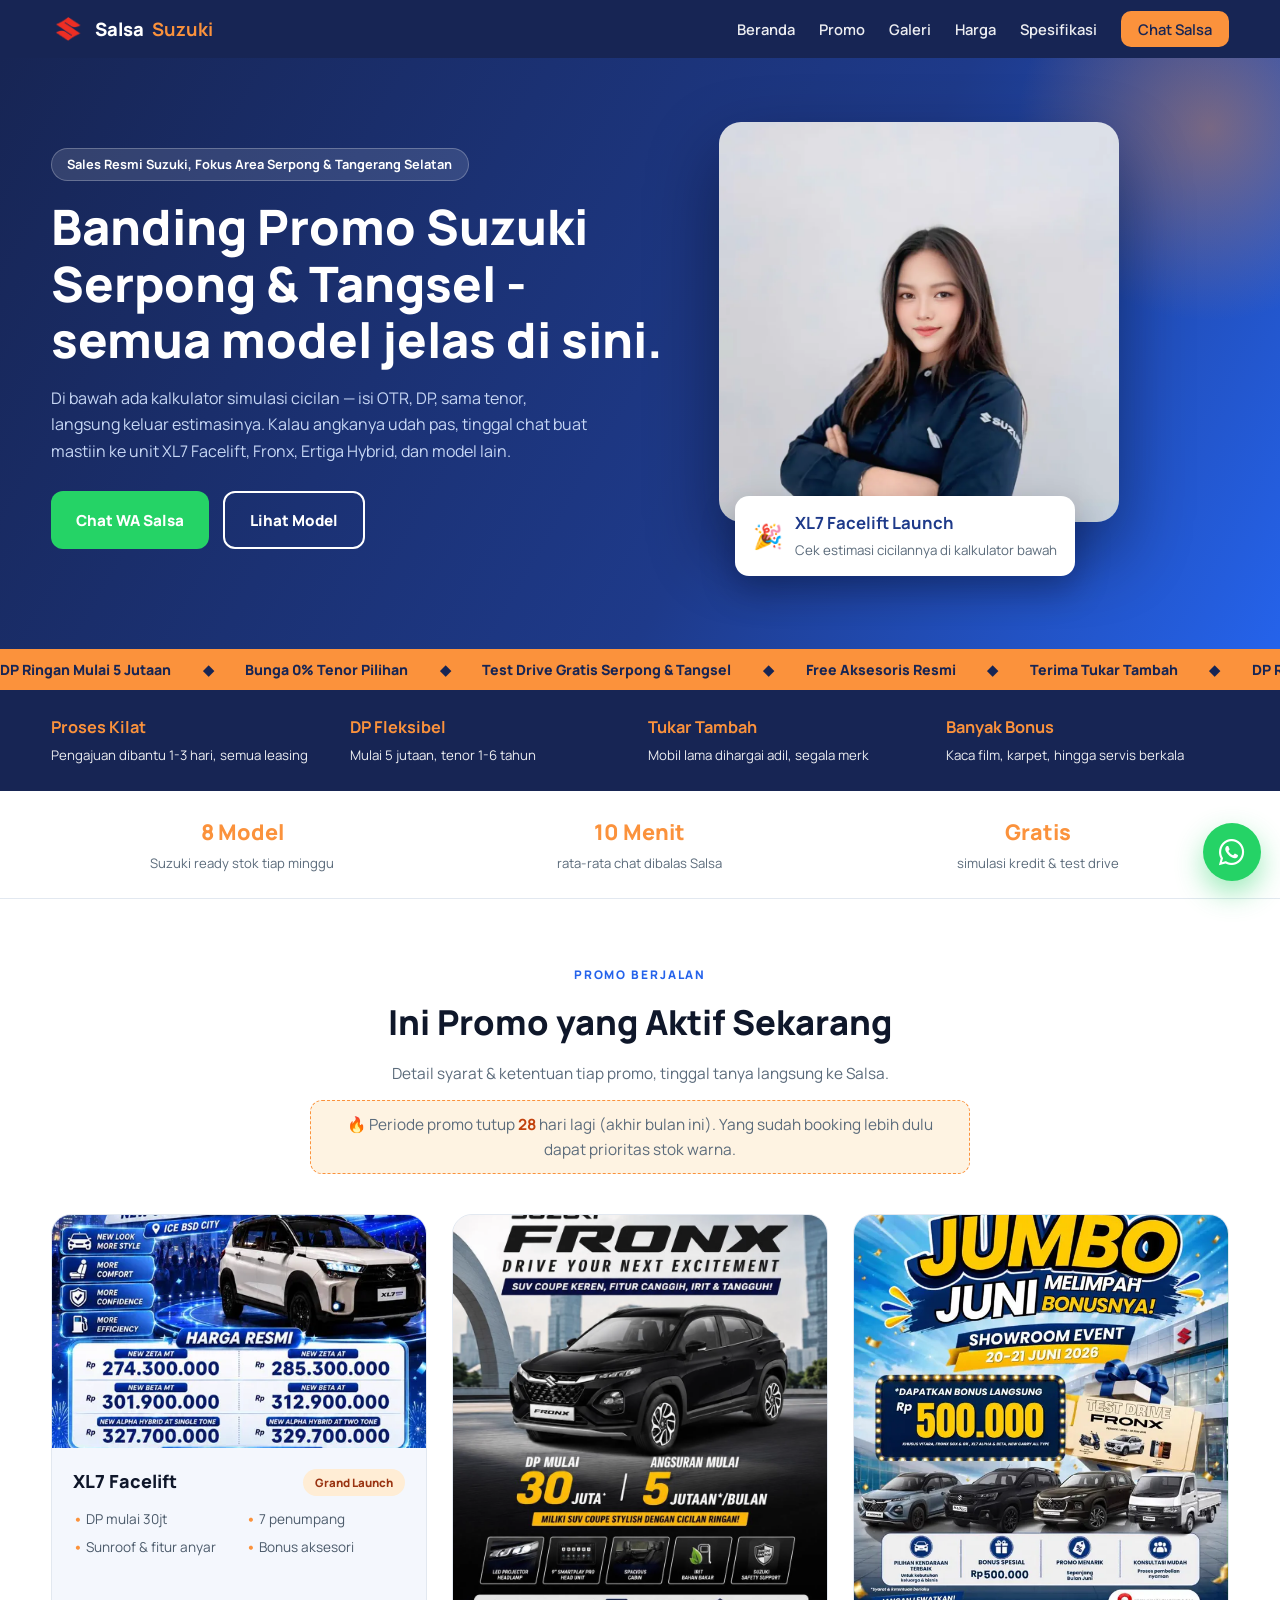
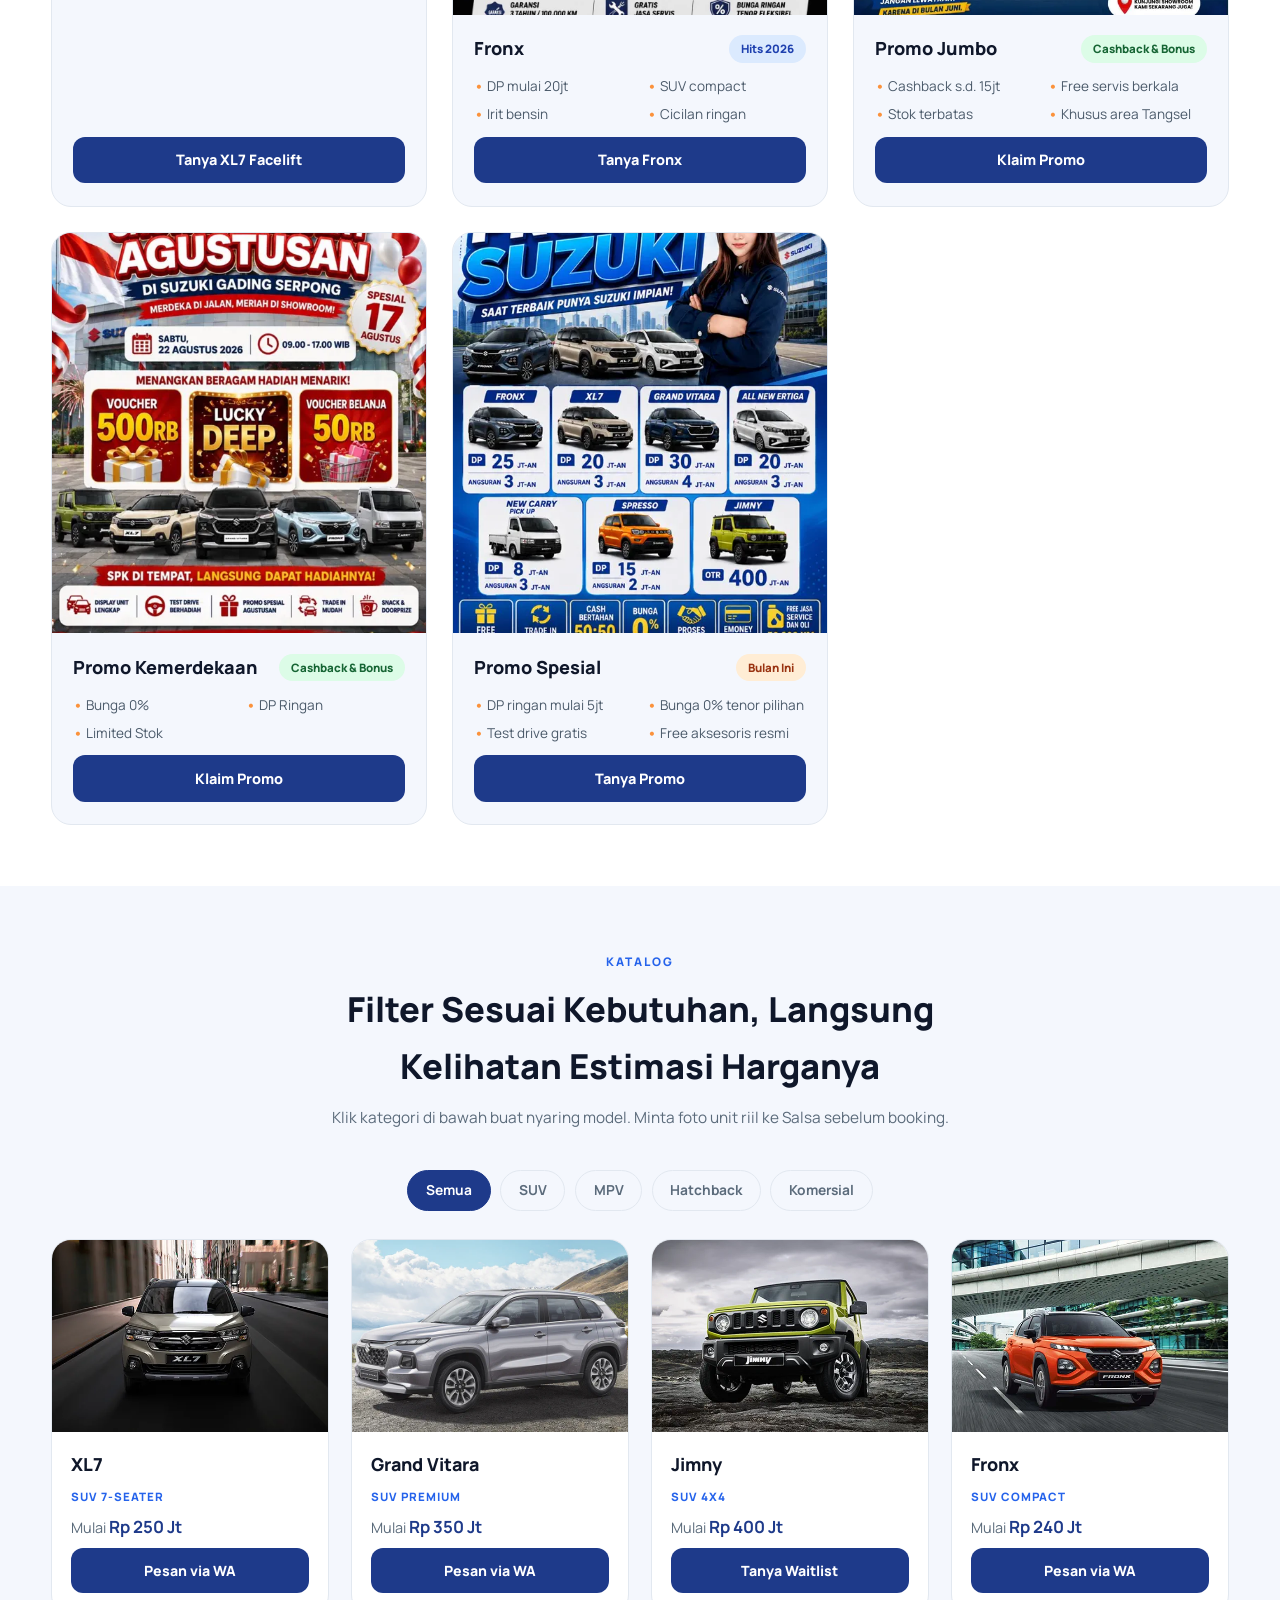
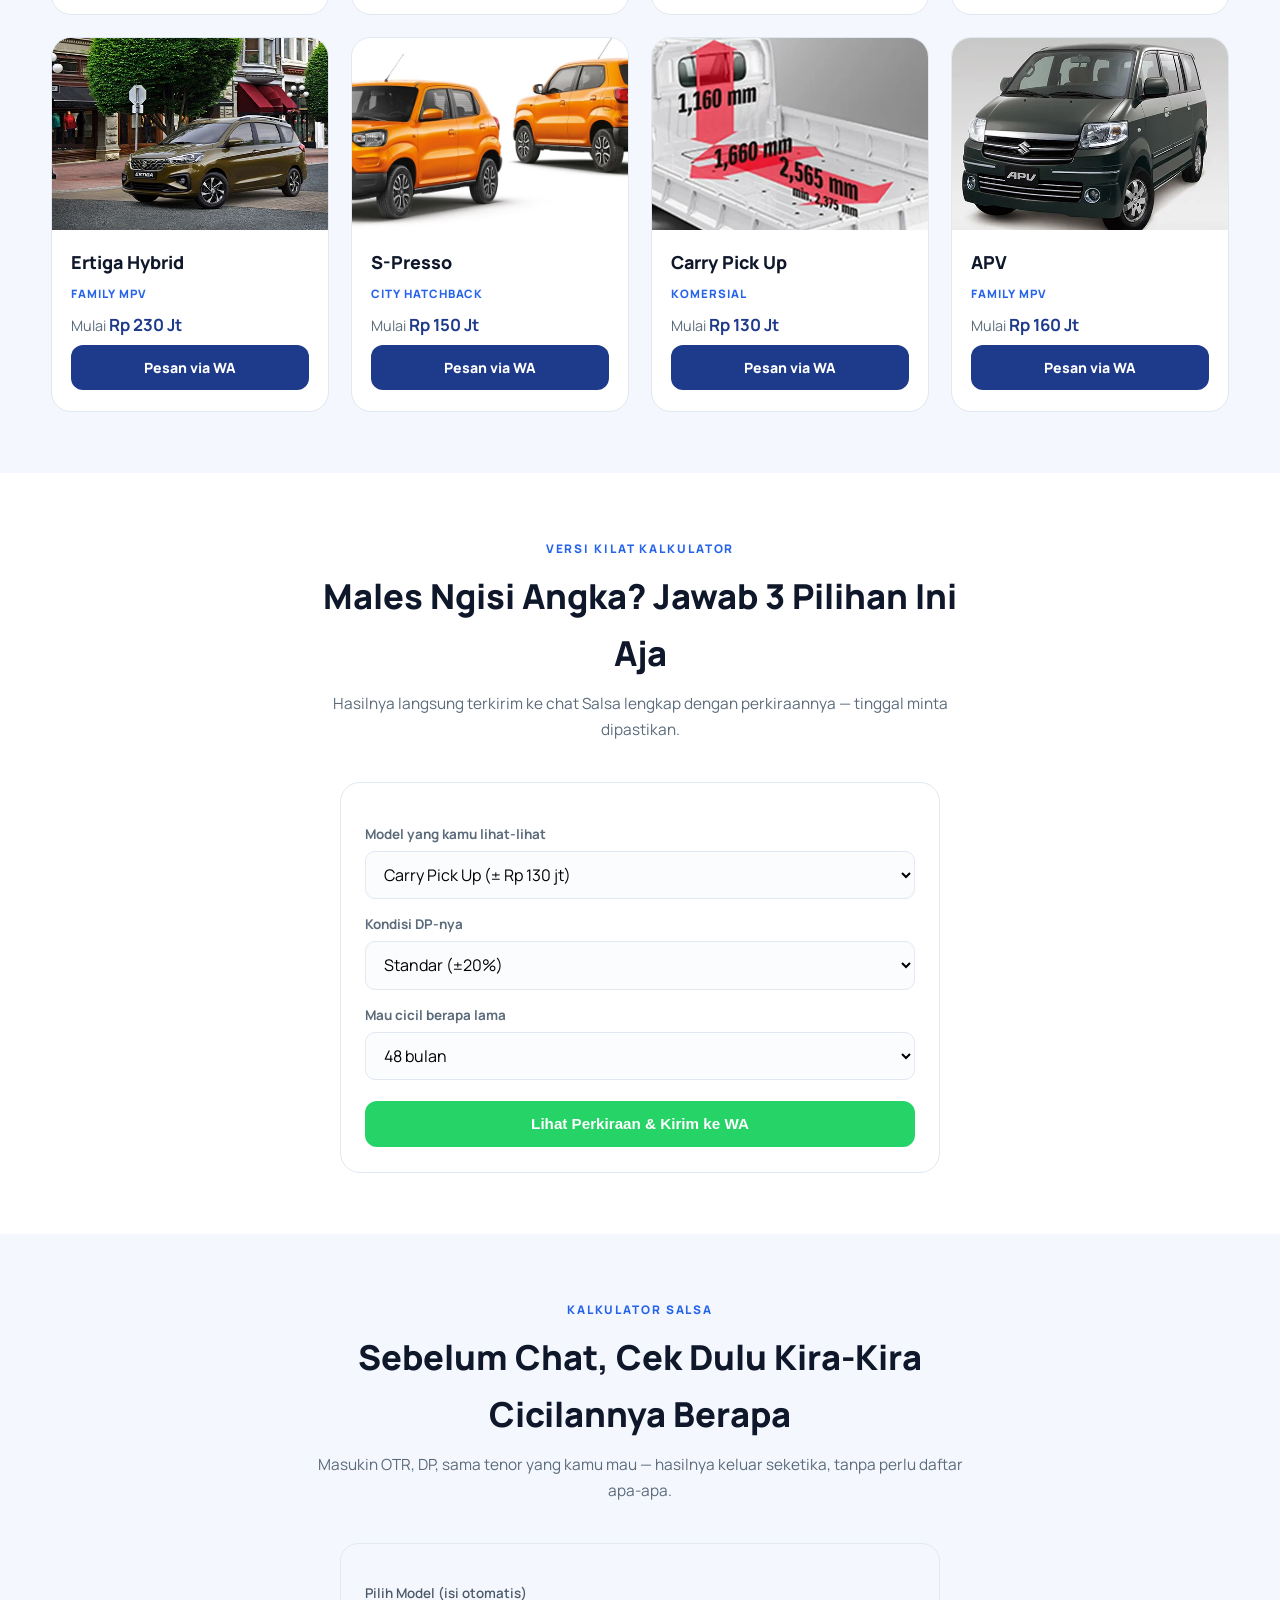
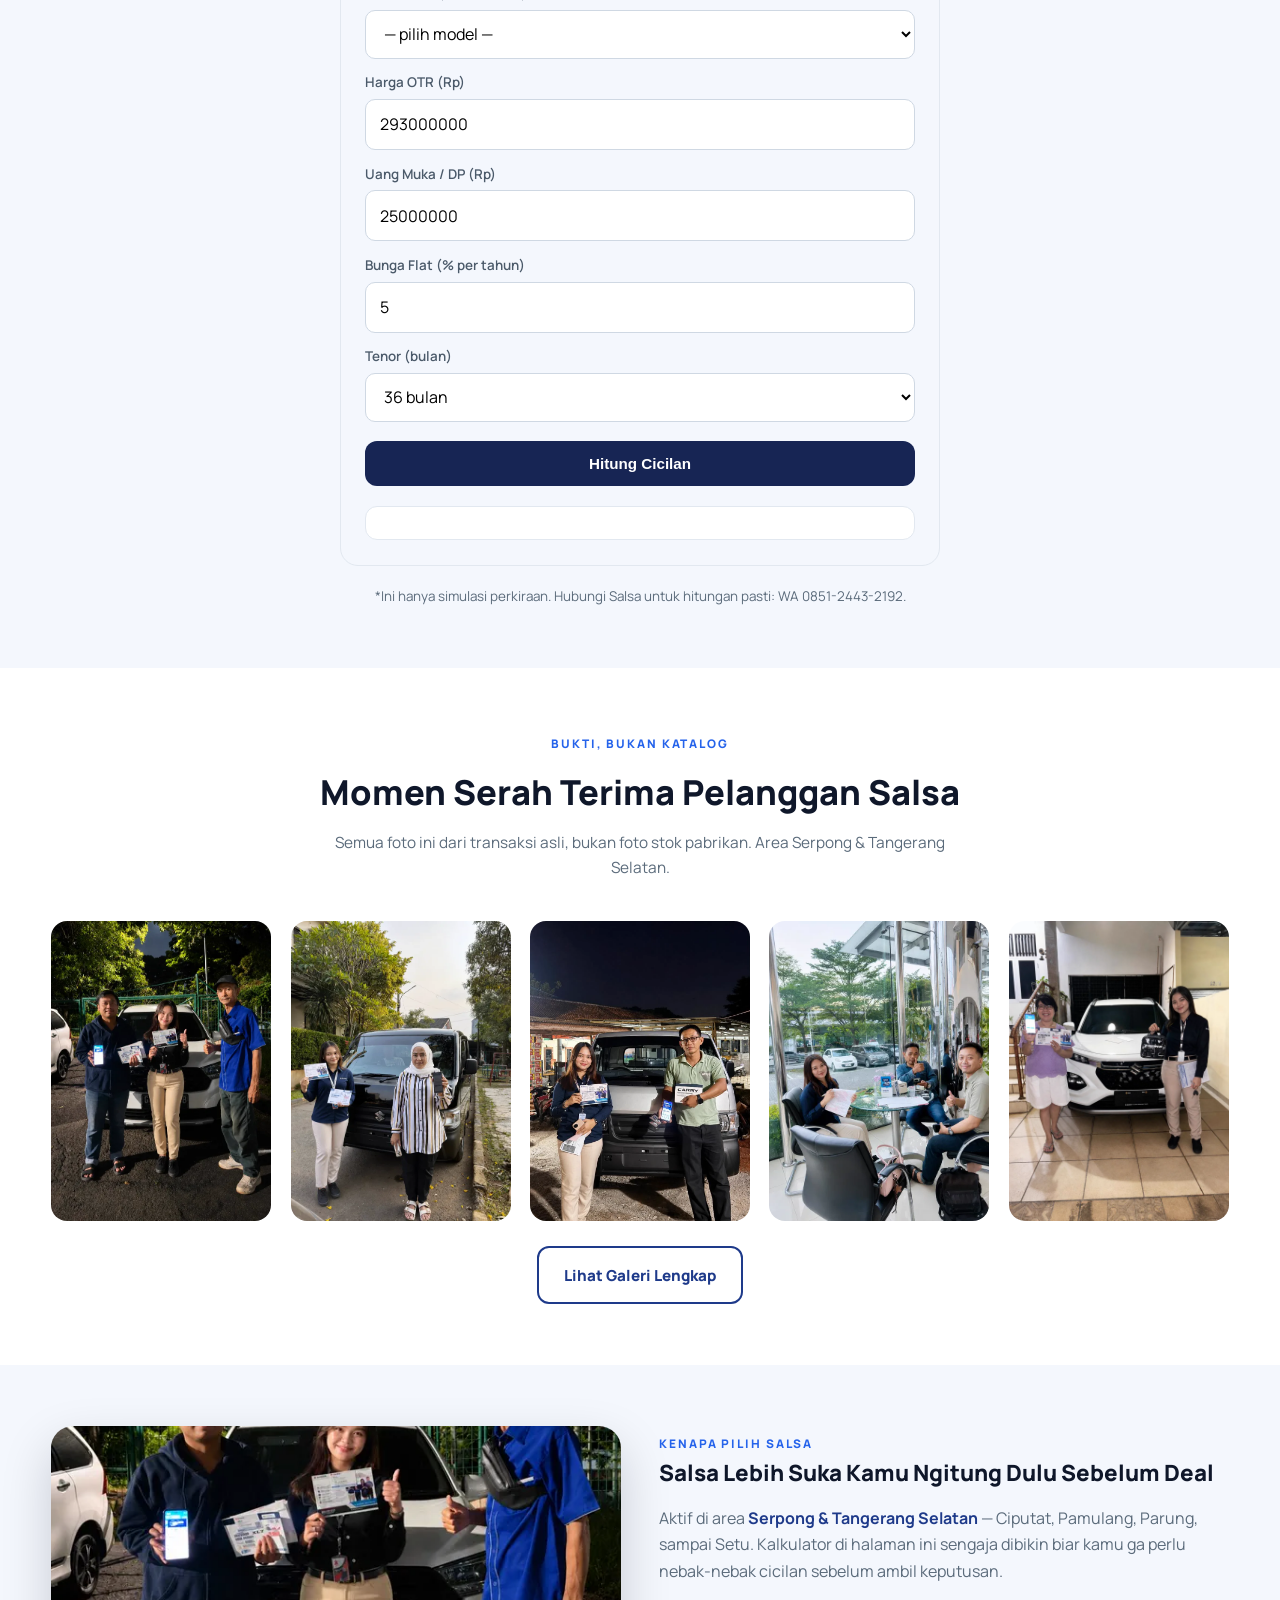
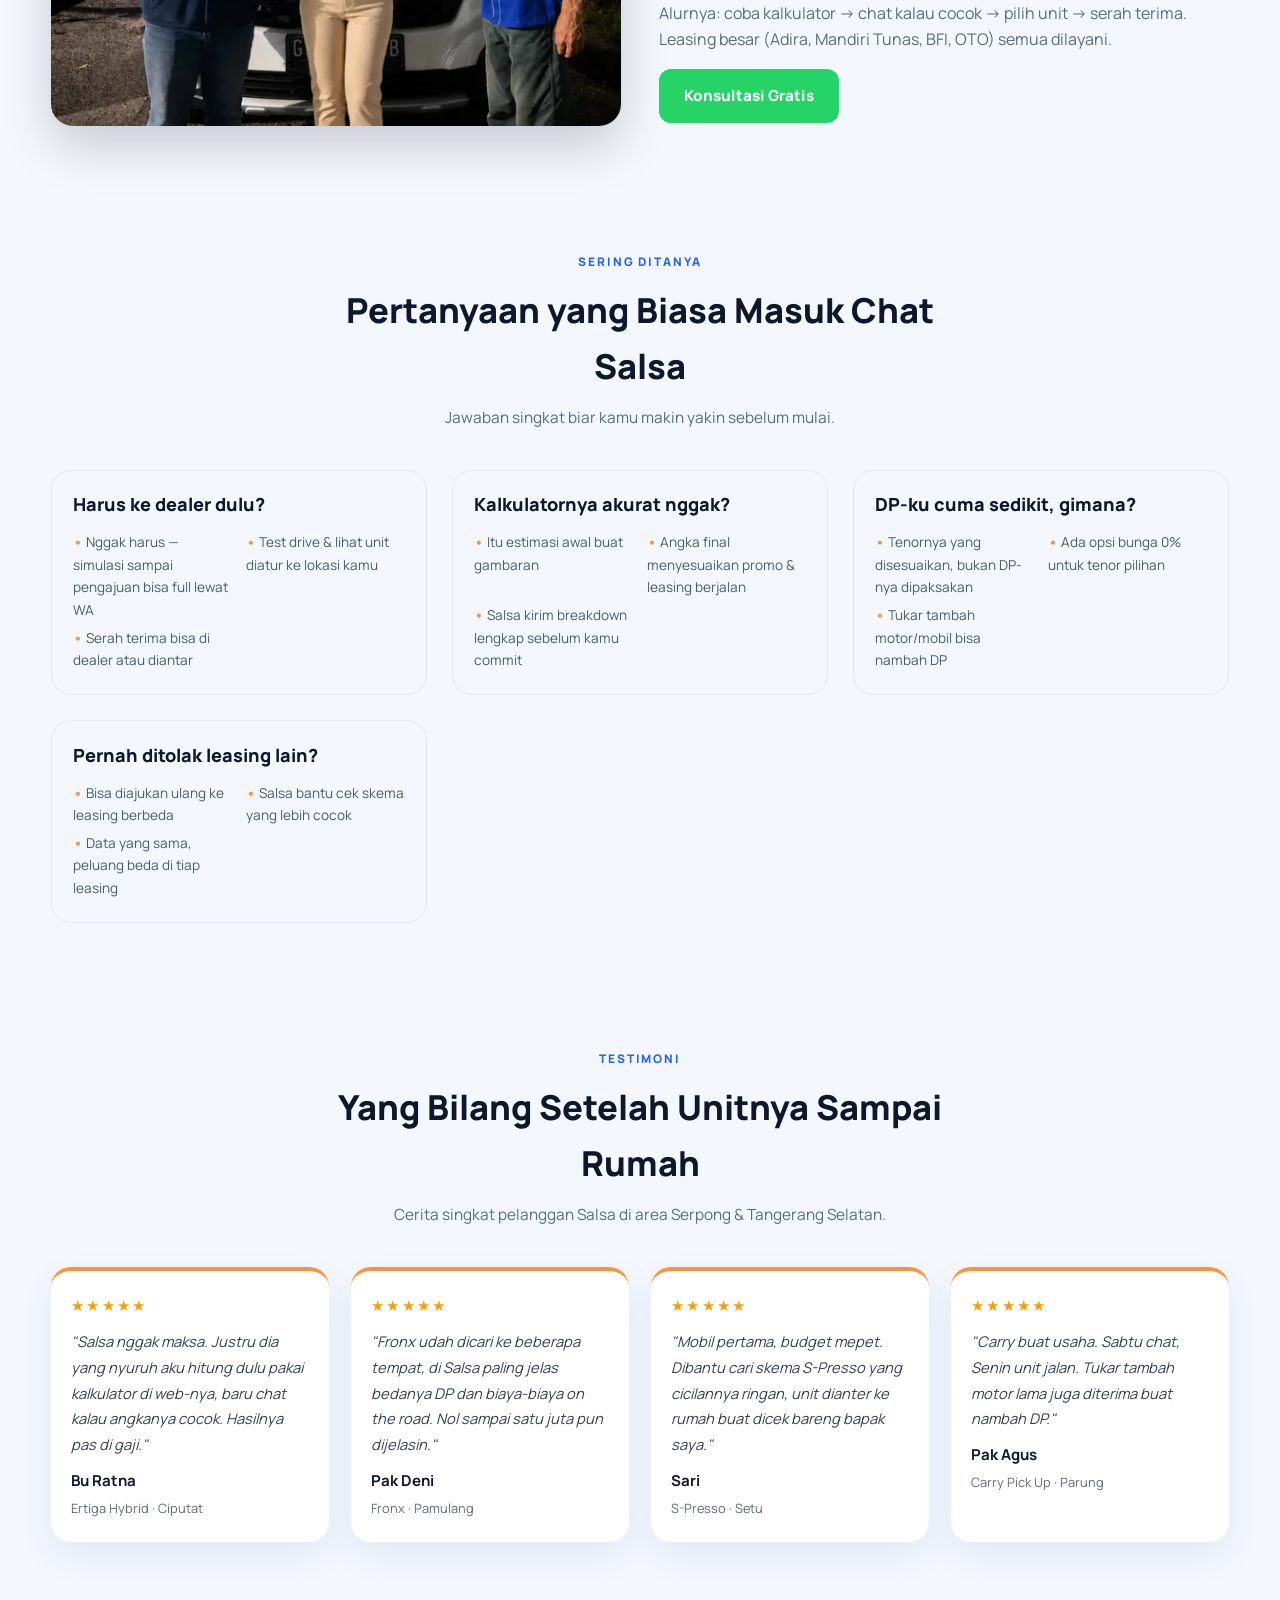
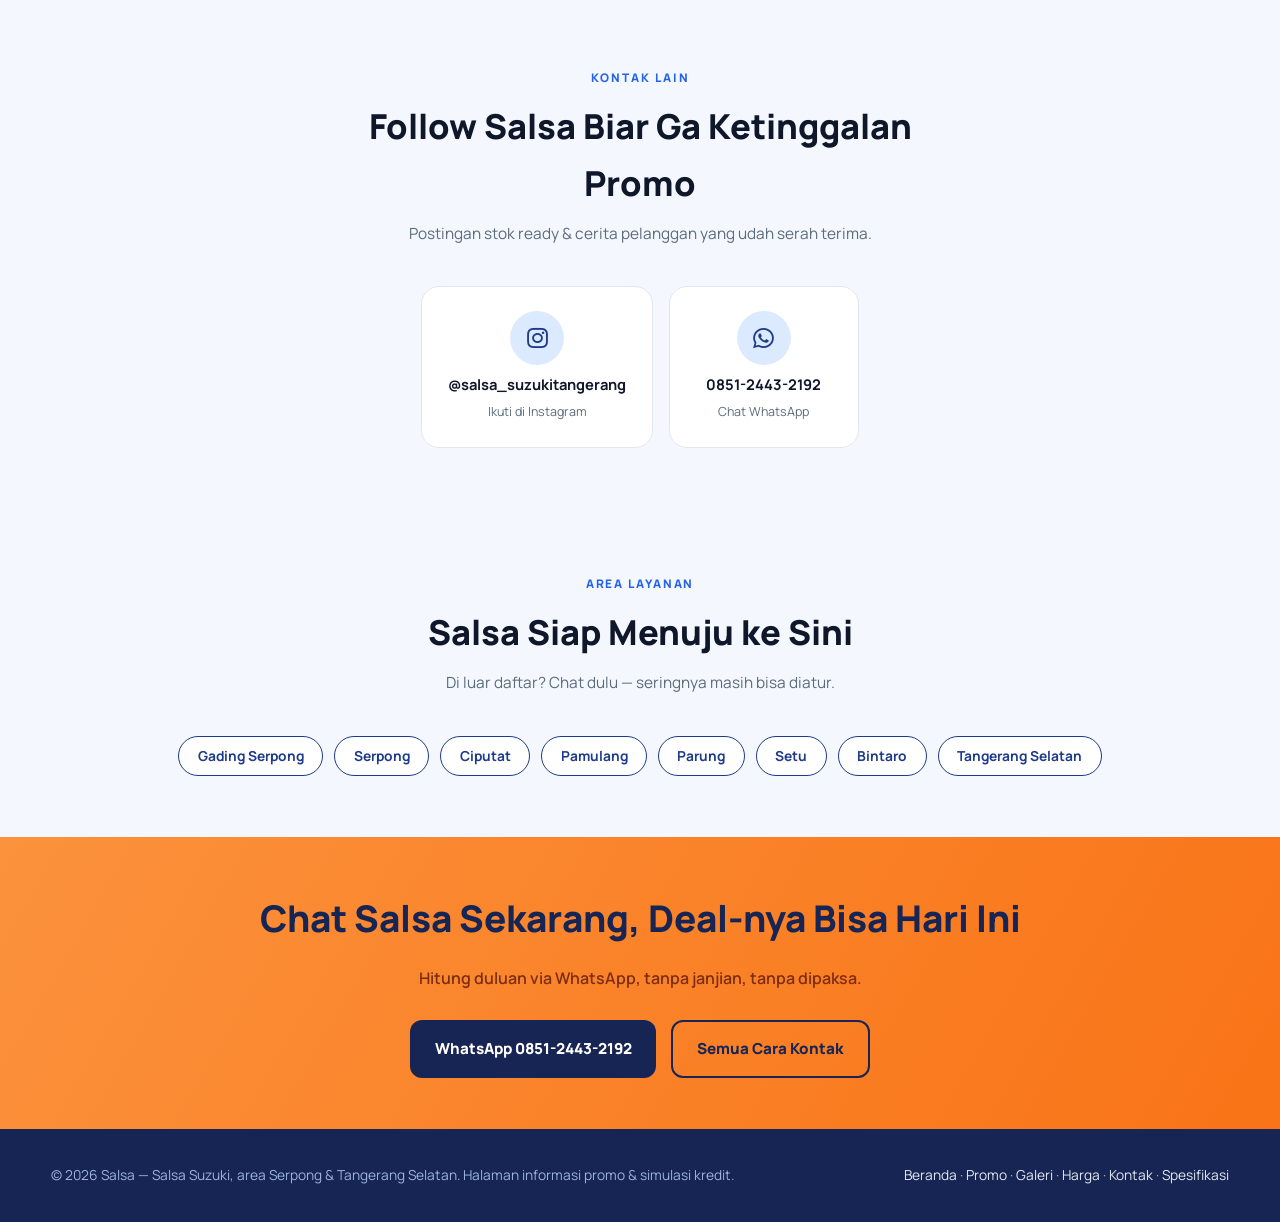
<file: index.html>
<!DOCTYPE html>
<html lang="id">
<head><!-- Google Tag Manager -->
<script>(function(w,d,s,l,i){w[l]=w[l]||[];w[l].push({'gtm.start': new Date().getTime(),event:'gtm.js'});var f=d.getElementsByTagName(s)[0],j=d.createElement(s),dl=l!='dataLayer'?'&l='+l:'';j.async=true;j.src='https://www.googletagmanager.com/gtm.js?id='+i+dl;f.parentNode.insertBefore(j,f);})(window,document,'script','dataLayer','GTM-MKH8C7TL');</script>
<!-- End Google Tag Manager -->
<!--GTM_HEAD_MARKER-->


    <meta charset="UTF-8" />
    <meta name="viewport" content="width=device-width, initial-scale=1.0, viewport-fit=cover"/>
    <meta name="theme-color" content="#172554">
    <meta name="mobile-web-app-capable" content="yes">
    <meta name="apple-mobile-web-app-capable" content="yes">
    <meta name="apple-mobile-web-app-status-bar-style" content="default">

<title>Banding Promo Suzuki Serpong & Tangsel 2026 | Salsa</title>
<meta name="description" content="Cek DP tiap model Suzuki buat Serpong & Tangsel di satu tempat, mulai 5 jt. Konsultasi cicilan & nego OTR sama Salsa (0851-2443-2192) - tanpa biaya."/>

    <meta property="og:title" content="Suzuki Serpong & Tangsel DP Ringan Harga OTR | Salsa 0851-2443-2192" />
    <meta property="og:description" content="Cari harga Suzuki Serpong & Tangerang Selatan DP ringan mulai 5 jutaan. Chat Salsa 0851-2443-2192 untuk simulasi kredit gratis & cetak harga OTR area Serpong & Tangsel!" />
    <meta property="og:image" content="https://dealersuzukigadingserpong.com/assets/img/salsa-suzuki-serpong.webp" />
    <meta property="og:url" content="https://dealersuzukigadingserpong.com/" />
    <meta property="og:type" content="website" />
    <meta name="twitter:card" content="summary_large_image" />
    <meta name="twitter:title" content="Suzuki Serpong & Tangsel DP Ringan Harga OTR | Salsa 0851-2443-2192" />
    <meta name="twitter:description" content="Cari harga Suzuki Serpong & Tangerang Selatan DP ringan mulai 5 jutaan. Chat Salsa 0851-2443-2192 untuk simulasi kredit gratis & cetak harga OTR area Serpong & Tangsel!" />
    <meta name="twitter:image" content="https://dealersuzukigadingserpong.com/assets/img/salsa-suzuki-serpong.webp" />

    <meta name="keywords" content="suzuki gading serpong, suzuki serpong, dp ringan suzuki, harga otr suzuki, promo suzuki 2026, suzuki carry pick up, suzuki jimny, suzuki fronx, suzuki ertiga hybrid, suzuki grand vitara, suzuki xl7, salsa suzuki, sales suzuki gading serpong, simulasi kredit suzuki, test drive suzuki, uang muka mobil" />

    <meta name="geo.region" content="ID-BT" />
    <meta name="geo.placename" content="Serpong, Tangerang Selatan, Banten" />
    <meta name="geo.position" content="-6.2489;106.6234" />
    <meta name="ICBM" content="-6.2489, 106.6234" />

    <link rel="canonical" href="https://dealersuzukigadingserpong.com/" />
    <meta name="robots" content="index, follow" />

    <link rel="icon" href="assets/img/favicon.png" type="image/png" sizes="48x48">
    <link rel="apple-touch-icon" href="assets/img/favicon.png">
    <link rel="shortcut icon" href="assets/img/favicon.png" type="image/png">

    <link rel="preload" as="image" href="/assets/img/salsa-suzuki-serpong.webp" fetchpriority="high">
    <link rel="preconnect" href="https://fonts.googleapis.com">
    <link rel="preconnect" href="https://fonts.gstatic.com" crossorigin>
    <link href="https://fonts.googleapis.com/css2?family=Manrope:wght@400;500;600;700;800&display=swap" rel="stylesheet" media="print" onload="this.media='all'">
    <noscript><link href="https://fonts.googleapis.com/css2?family=Manrope:wght@400;500;600;700;800&display=swap" rel="stylesheet"></noscript>
    <link href='https://unpkg.com/boxicons@2.1.4/css/boxicons.min.css' rel='stylesheet' media="print" onload="this.media='all'">
    <noscript><link href='https://unpkg.com/boxicons@2.1.4/css/boxicons.min.css' rel='stylesheet'></noscript>
    <link rel="stylesheet" href="/assets/css/style.css">
    <link rel="stylesheet" href="/assets/css/app-mobile.css">
</head>
<body><!--GTM_NOSCRIPT_MARKER-->
<noscript><iframe src="https://www.googletagmanager.com/ns.html?id=GTM-MKH8C7TL"
  height="0" width="0" style="display:none;visibility:hidden"></iframe></noscript>


    <nav class="cs-nav">
        <div class="cs-wrap">
            <a href="/" class="cs-brand"><img width="30" height="30" loading="eager" src="/assets/img/logosuzuki.webp" alt="Logo Suzuki resmi" /> Salsa<b>Suzuki</b></a>
            <button class="cs-burger" aria-label="Menu" onclick="document.getElementById('csMenu').classList.toggle('cs-open')">&#9776;</button>
            <ul class="cs-menu" id="csMenu">
                <li><a href="/" aria-current="page">Beranda</a></li>
                <li><a href="/promo/">Promo</a></li>
                <li><a href="/galeri/">Galeri</a></li>
                <li><a href="/harga/">Harga</a></li>
                <li><a href="/spesifikasi/">Spesifikasi</a></li>
                <li><a href="/kontak/" class="cs-cta">Chat Salsa</a></li>
            </ul>
        </div>
    </nav>

    <section class="cs-hero" id="home">
        <div class="cs-wrap">
            <div class="cs-reveal">
                <span class="cs-badge">Sales Resmi Suzuki, Fokus Area Serpong &amp; Tangerang Selatan</span>
                <h1>Banding Promo Suzuki Serpong & Tangsel - semua model jelas di sini.</h1>
                <p>Di bawah ada kalkulator simulasi cicilan — isi OTR, DP, sama tenor, langsung keluar estimasinya. Kalau angkanya udah pas, tinggal chat buat mastiin ke unit XL7 Facelift, Fronx, Ertiga Hybrid, dan model lain.</p>
                <div class="cs-actions">
                    <a class="cs-btn cs-btn-wa" href="https://wa.me/6285124432192?text=hallo%20kak%20Salsa%2C%20mau%20tanya%20untuk%20unit%20suzukinya" target="_blank" rel="noopener">Chat WA Salsa</a>
                    <a class="cs-btn cs-btn-line" href="#katalog">Lihat Model</a>
                </div>
            </div>
            <div class="cs-hero-media cs-reveal">
                <img width="400" height="400" loading="eager" src="/assets/img/salsa-suzuki-serpong.webp" alt="Salsa Suzuki sales Suzuki Serpong di dealer resmi" />
                <div class="cs-hero-ribbon">
                    <span style="font-size:1.5rem;">🎉</span>
                    <div><b>XL7 Facelift Launch</b><br><small>Cek estimasi cicilannya di kalkulator bawah</small></div>
                </div>
            </div>
        </div>
    </section>

    <div class="cs-ticker"><span>DP Ringan Mulai 5 Jutaan &nbsp;<i>◆</i>&nbsp; Bunga 0% Tenor Pilihan &nbsp;<i>◆</i>&nbsp; Test Drive Gratis Serpong &amp; Tangsel &nbsp;<i>◆</i>&nbsp; Free Aksesoris Resmi &nbsp;<i>◆</i>&nbsp; Terima Tukar Tambah &nbsp;<i>◆</i>&nbsp; DP Ringan Mulai 5 Jutaan &nbsp;<i>◆</i>&nbsp; Bunga 0% Tenor Pilihan &nbsp;<i>◆</i>&nbsp; Test Drive Gratis Serpong &amp; Tangsel &nbsp;<i>◆</i>&nbsp; Free Aksesoris Resmi &nbsp;<i>◆</i>&nbsp; Terima Tukar Tambah</span></div>

    <div class="cs-feats">
        <div class="cs-wrap">
            <div><b>Proses Kilat</b><span>Pengajuan dibantu 1-3 hari, semua leasing</span></div>
            <div><b>DP Fleksibel</b><span>Mulai 5 jutaan, tenor 1-6 tahun</span></div>
            <div><b>Tukar Tambah</b><span>Mobil lama dihargai adil, segala merk</span></div>
            <div><b>Banyak Bonus</b><span>Kaca film, karpet, hingga servis berkala</span></div>
        </div>
    </div>

    <div class="cs-counts">
        <div class="cs-wrap">
            <div><b>8 Model</b><small>Suzuki ready stok tiap minggu</small></div>
            <div><b>10 Menit</b><small>rata-rata chat dibalas Salsa</small></div>
            <div><b>Gratis</b><small>simulasi kredit &amp; test drive</small></div>
        </div>
    </div>

    <section class="cs-sec" id="promo">
        <div class="cs-wrap">
            <div class="cs-sec-head cs-reveal">
                <span class="cs-eyebrow">Promo Berjalan</span>
                <h2>Ini Promo yang Aktif Sekarang</h2>
                <p>Detail syarat &amp; ketentuan tiap promo, tinggal tanya langsung ke Salsa.</p>
                <p class="cs-urgent">🔥 Periode promo tutup <b id="csSisaHari">…</b> hari lagi (akhir bulan ini). Yang sudah booking lebih dulu dapat prioritas stok warna.</p>
            </div>
            <div class="cs-cards cs-reveal">
                <article class="cs-card">
                    <img loading="lazy" src="/assets/img/grand-launch-xl7-facelift.webp" alt="Grand launch XL7 Facelift promo Suzuki Serpong &amp; Tangsel Salsa" />
                    <div class="cs-card-body">
                        <div class="cs-card-top"><h3>XL7 Facelift</h3><span class="cs-chip cs-chip-orange">Grand Launch</span></div>
                        <ul><li>DP mulai 30jt</li><li>7 penumpang</li><li>Sunroof &amp; fitur anyar</li><li>Bonus aksesori</li></ul>
                        <a class="cs-card-wa" href="https://wa.me/6285124432192?text=hallo%20kak%20Salsa%2C%20mau%20tanya%20untuk%20unit%20XL7%20Facelift%20nya" target="_blank" rel="noopener">Tanya XL7 Facelift</a>
                    </div>
                </article>
                <article class="cs-card">
                    <img width="800" height="400" loading="lazy" src="/assets/img/promo-fronx.webp" alt="Promo Suzuki Fronx Serpong Salsa Suzuki" />
                    <div class="cs-card-body">
                        <div class="cs-card-top"><h3>Fronx</h3><span class="cs-chip cs-chip-blue">Hits 2026</span></div>
                        <ul><li>DP mulai 20jt</li><li>SUV compact</li><li>Irit bensin</li><li>Cicilan ringan</li></ul>
                        <a class="cs-card-wa" href="https://wa.me/6285124432192?text=hallo%20kak%20Salsa%2C%20mau%20tanya%20untuk%20unit%20Fronx%20nya" target="_blank" rel="noopener">Tanya Fronx</a>
                    </div>
                </article>
                <article class="cs-card">
                    <img width="800" height="400" loading="lazy" src="/assets/img/promo-jumbo-juni.webp" alt="Promo jumbo Suzuki Serpong cashback Salsa" />
                    <div class="cs-card-body">
                        <div class="cs-card-top"><h3>Promo Jumbo</h3><span class="cs-chip cs-chip-green">Cashback &amp; Bonus</span></div>
                        <ul><li>Cashback s.d. 15jt</li><li>Free servis berkala</li><li>Stok terbatas</li><li>Khusus area Tangsel</li></ul>
                        <a class="cs-card-wa" href="https://wa.me/6285124432192?text=hallo%20kak%20Salsa%2C%20mau%20tanya%20untuk%20unit%20suzukinya" target="_blank" rel="noopener">Klaim Promo</a>
                    </div>
                </article>
                <article class="cs-card">
                    <img width="800" height="400" loading="lazy" src="/assets/img/promo-kemerdekaan.webp" alt="Promo Kemerdekaan Suzuki Serpong cashback Salsa" />
                    <div class="cs-card-body">
                        <div class="cs-card-top"><h3>Promo Kemerdekaan</h3><span class="cs-chip cs-chip-green">Cashback &amp; Bonus</span></div>
                        <ul><li>Bunga 0%</li><li>DP Ringan</li><li>Limited Stok</li></ul>
                        <a class="cs-card-wa" href="https://wa.me/6285124432192?text=hallo%20kak%20Salsa%2C%20mau%20tanya%20untuk%20unit%20suzukinya" target="_blank" rel="noopener">Klaim Promo</a>
                    </div>
                </article>
                <article class="cs-card">
                    <img width="800" height="400" loading="lazy" src="/assets/img/promo-suzuki.webp" alt="Promo Suzuki Serpong &amp; Tangsel spesial bulan ini Salsa" />
                    <div class="cs-card-body">
                        <div class="cs-card-top"><h3>Promo Spesial</h3><span class="cs-chip cs-chip-orange">Bulan Ini</span></div>
                        <ul><li>DP ringan mulai 5jt</li><li>Bunga 0% tenor pilihan</li><li>Test drive gratis</li><li>Free aksesoris resmi</li></ul>
                        <a class="cs-card-wa" href="https://wa.me/6285124432192?text=hallo%20kak%20Salsa%2C%20mau%20tanya%20untuk%20unit%20suzukinya" target="_blank" rel="noopener">Tanya Promo</a>
                    </div>
                </article>
            </div>
        </div>
    </section>

    <section class="cs-sec" id="katalog" style="background:var(--cs-soft);">
        <div class="cs-wrap">
            <div class="cs-sec-head cs-reveal">
                <span class="cs-eyebrow">Katalog</span>
                <h2>Filter Sesuai Kebutuhan, Langsung Kelihatan Estimasi Harganya</h2>
                <p>Klik kategori di bawah buat nyaring model. Minta foto unit riil ke Salsa sebelum booking.</p>
            </div>
            <div class="cs-filter cs-reveal">
                <button class="cs-on" data-f="all">Semua</button>
                <button data-f="suv">SUV</button>
                <button data-f="mpv">MPV</button>
                <button data-f="hatch">Hatchback</button>
                <button data-f="komersial">Komersial</button>
            </div>
            <div class="cs-mcards cs-reveal">
                <article class="cs-mcard" data-cat="suv">
                    <img width="300" height="192" loading="lazy" src="/assets/img/salsa-xl7-serpong.webp" alt="Suzuki XL7 kredit DP ringan Serpong Salsa" />
                    <div class="cs-mcard-body">
                        <h3>XL7</h3>
                        <span class="cs-mcard-tag">SUV 7-Seater</span>
                        <div class="cs-mcard-price">Mulai <b>Rp 250 Jt</b></div>
                        <a class="cs-mcard-wa" href="https://wa.me/6285124432192?text=hallo%20kak%20Salsa%2C%20mau%20tanya%20untuk%20unit%20XL7%20nya" target="_blank" rel="noopener">Pesan via WA</a>
                    </div>
                </article>
                <article class="cs-mcard" data-cat="suv">
                    <img width="300" height="192" loading="lazy" src="/assets/img/salsa-grand-vitara-serpong.webp" alt="Suzuki Grand Vitara kredit DP ringan Serpong Salsa" />
                    <div class="cs-mcard-body">
                        <h3>Grand Vitara</h3>
                        <span class="cs-mcard-tag">SUV Premium</span>
                        <div class="cs-mcard-price">Mulai <b>Rp 350 Jt</b></div>
                        <a class="cs-mcard-wa" href="https://wa.me/6285124432192?text=hallo%20kak%20Salsa%2C%20mau%20tanya%20untuk%20unit%20Grand%20Vitara%20nya" target="_blank" rel="noopener">Pesan via WA</a>
                    </div>
                </article>
                <article class="cs-mcard" data-cat="suv">
                    <img width="300" height="192" loading="lazy" src="/assets/img/salsa-jimny-serpong.webp" alt="Suzuki Jimny kredit DP ringan Serpong Salsa" />
                    <div class="cs-mcard-body">
                        <h3>Jimny</h3>
                        <span class="cs-mcard-tag">SUV 4x4</span>
                        <div class="cs-mcard-price">Mulai <b>Rp 400 Jt</b></div>
                        <a class="cs-mcard-wa" href="https://wa.me/6285124432192?text=hallo%20kak%20Salsa%2C%20mau%20tanya%20untuk%20unit%20Jimny%20nya" target="_blank" rel="noopener">Tanya Waitlist</a>
                    </div>
                </article>
                <article class="cs-mcard" data-cat="suv">
                    <img width="300" height="192" loading="lazy" src="/assets/img/salsa-fronx-serpong.webp" alt="Suzuki Fronx kredit DP ringan Serpong Salsa" />
                    <div class="cs-mcard-body">
                        <h3>Fronx</h3>
                        <span class="cs-mcard-tag">SUV Compact</span>
                        <div class="cs-mcard-price">Mulai <b>Rp 240 Jt</b></div>
                        <a class="cs-mcard-wa" href="https://wa.me/6285124432192?text=hallo%20kak%20Salsa%2C%20mau%20tanya%20untuk%20unit%20Fronx%20nya" target="_blank" rel="noopener">Pesan via WA</a>
                    </div>
                </article>
                <article class="cs-mcard" data-cat="mpv">
                    <img width="300" height="192" loading="lazy" src="/assets/img/salsa-ertiga-serpong.webp" alt="Suzuki Ertiga Hybrid kredit DP ringan Serpong Salsa" />
                    <div class="cs-mcard-body">
                        <h3>Ertiga Hybrid</h3>
                        <span class="cs-mcard-tag">Family MPV</span>
                        <div class="cs-mcard-price">Mulai <b>Rp 230 Jt</b></div>
                        <a class="cs-mcard-wa" href="https://wa.me/6285124432192?text=hallo%20kak%20Salsa%2C%20mau%20tanya%20untuk%20unit%20Ertiga%20Hybrid%20nya" target="_blank" rel="noopener">Pesan via WA</a>
                    </div>
                </article>
                <article class="cs-mcard" data-cat="hatch">
                    <img width="300" height="192" loading="lazy" src="/assets/img/salsa-s-presso-serpong.webp" alt="Suzuki S-Presso kredit DP ringan Serpong Salsa" />
                    <div class="cs-mcard-body">
                        <h3>S-Presso</h3>
                        <span class="cs-mcard-tag">City Hatchback</span>
                        <div class="cs-mcard-price">Mulai <b>Rp 150 Jt</b></div>
                        <a class="cs-mcard-wa" href="https://wa.me/6285124432192?text=hallo%20kak%20Salsa%2C%20mau%20tanya%20untuk%20unit%20S-Presso%20nya" target="_blank" rel="noopener">Pesan via WA</a>
                    </div>
                </article>
                <article class="cs-mcard" data-cat="komersial">
                    <img width="300" height="192" loading="lazy" src="/assets/img/salsa-carry-pickup-serpong.webp" alt="Suzuki Carry Pick Up kredit DP ringan Serpong Salsa" />
                    <div class="cs-mcard-body">
                        <h3>Carry Pick Up</h3>
                        <span class="cs-mcard-tag">Komersial</span>
                        <div class="cs-mcard-price">Mulai <b>Rp 130 Jt</b></div>
                        <a class="cs-mcard-wa" href="https://wa.me/6285124432192?text=hallo%20kak%20Salsa%2C%20mau%20tanya%20untuk%20unit%20Carry%20Pick%20Up%20nya" target="_blank" rel="noopener">Pesan via WA</a>
                    </div>
                </article>
                <article class="cs-mcard" data-cat="mpv">
                    <img width="300" height="192" loading="lazy" src="/assets/img/salsa-apv-serpong.webp" alt="Suzuki APV kredit DP ringan Serpong Salsa" />
                    <div class="cs-mcard-body">
                        <h3>APV</h3>
                        <span class="cs-mcard-tag">Family MPV</span>
                        <div class="cs-mcard-price">Mulai <b>Rp 160 Jt</b></div>
                        <a class="cs-mcard-wa" href="https://wa.me/6285124432192?text=hallo%20kak%20Salsa%2C%20mau%20tanya%20untuk%20unit%20APV%20nya" target="_blank" rel="noopener">Pesan via WA</a>
                    </div>
                </article>
            </div>
        </div>
    </section>

    <section class="cs-sec" id="quiz">
        <div class="cs-wrap">
            <div class="cs-sec-head cs-reveal">
                <span class="cs-eyebrow">Versi Kilat Kalkulator</span>
                <h2>Males Ngisi Angka? Jawab 3 Pilihan Ini Aja</h2>
                <p>Hasilnya langsung terkirim ke chat Salsa lengkap dengan perkiraannya — tinggal minta dipastikan.</p>
            </div>
            <div class="cs-quick cs-reveal">
                <label for="csqModel">Model yang kamu lihat-lihat</label>
                <select id="csqModel">
                    <option value="130000000|Carry Pick Up">Carry Pick Up (± Rp 130 jt)</option>
                    <option value="150000000|S-Presso">S-Presso (± Rp 150 jt)</option>
                    <option value="160000000|APV">APV (± Rp 160 jt)</option>
                    <option value="230000000|Ertiga Hybrid">Ertiga Hybrid (± Rp 230 jt)</option>
                    <option value="240000000|Fronx">Fronx (± Rp 240 jt)</option>
                    <option value="250000000|XL7 Facelift">XL7 Facelift (± Rp 250 jt)</option>
                    <option value="350000000|Grand Vitara">Grand Vitara (± Rp 350 jt)</option>
                    <option value="400000000|Jimny">Jimny (± Rp 400 jt)</option>
                </select>
                <label for="csqDp">Kondisi DP-nya</label>
                <select id="csqDp">
                    <option value="0.1">Mepet, tapi mau jalan (±10%)</option>
                    <option value="0.2" selected>Standar (±20%)</option>
                    <option value="0.3">Lebih dari cukup (±30%)</option>
                </select>
                <label for="csqTenor">Mau cicil berapa lama</label>
                <select id="csqTenor">
                    <option>24 bulan</option>
                    <option selected>48 bulan</option>
                    <option>60 bulan</option>
                    <option>72 bulan</option>
                </select>
                <button type="button" class="cs-btn cs-btn-wa" onclick="kuisSalsa()">Lihat Perkiraan &amp; Kirim ke WA</button>
                <div class="cs-quick-out" id="csqOut"></div>
            </div>
        </div>
    </section>

    <section class="cs-sec cs-price" id="kalkulator">
        <div class="cs-wrap">
            <div class="cs-sec-head cs-reveal">
                <span class="cs-eyebrow">Kalkulator Salsa</span>
                <h2>Sebelum Chat, Cek Dulu Kira-Kira Cicilannya Berapa</h2>
                <p>Masukin OTR, DP, sama tenor yang kamu mau — hasilnya keluar seketika, tanpa perlu daftar apa-apa.</p>
            </div>

            <div class="cs-calc cs-reveal">
                <label for="cModel">Pilih Model (isi otomatis)</label>
                <select id="cModel" onchange="setModel(this.value)">
                    <option value="">— pilih model —</option>
                    <option value="150000000">S-Presso (OTR ±150 jt)</option>
                    <option value="130000000">Carry Pick Up (OTR ±130 jt)</option>
                    <option value="240000000">Fronx (OTR ±240 jt)</option>
                    <option value="230000000">Ertiga Hybrid (OTR ±230 jt)</option>
                    <option value="250000000">XL7 Facelift (OTR ±250 jt)</option>
                    <option value="350000000">Grand Vitara (OTR ±350 jt)</option>
                    <option value="160000000">APV (OTR ±160 jt)</option>
                    <option value="400000000">Jimny (OTR ±400 jt)</option>
                </select>

                <label for="cOtr">Harga OTR (Rp)</label>
                <input id="cOtr" type="number" min="0" step="1000000" placeholder="contoh: 293000000" value="293000000" />

                <label for="cDp">Uang Muka / DP (Rp)</label>
                <input id="cDp" type="number" min="0" step="500000" placeholder="contoh: 25000000" value="25000000" />

                <label for="cBunga">Bunga Flat (% per tahun)</label>
                <input id="cBunga" type="number" min="0" step="0.1" placeholder="contoh: 5" value="5" />

                <label for="cTenor">Tenor (bulan)</label>
                <select id="cTenor">
                    <option value="12">12 bulan</option>
                    <option value="24">24 bulan</option>
                    <option value="36" selected>36 bulan</option>
                    <option value="48">48 bulan</option>
                    <option value="60">60 bulan</option>
                    <option value="72">72 bulan</option>
                </select>

                <button class="cs-btn cs-btn-dark" type="button" onclick="hitung()" style="color: white">Hitung Cicilan</button>
                <div class="cs-calc-out" id="cOut"></div>
            </div>

            <p class="cs-note" style="margin-top:1.2rem;">*Ini hanya simulasi perkiraan. Hubungi Salsa untuk hitungan pasti: WA 0851-2443-2192.</p>
        </div>
    </section>

    <section class="cs-sec" id="galeri">
        <div class="cs-wrap">
            <div class="cs-sec-head cs-reveal">
                <span class="cs-eyebrow">Bukti, Bukan Katalog</span>
                <h2>Momen Serah Terima Pelanggan Salsa</h2>
                <p>Semua foto ini dari transaksi asli, bukan foto stok pabrikan. Area Serpong &amp; Tangerang Selatan.</p>
            </div>
            <div class="cs-proof cs-reveal">
                <img width="400" height="300" loading="lazy" src="/assets/img/bukti1.webp" alt="Serah terima unit Suzuki bersama Salsa di area Serpong" />
                <img width="400" height="300" loading="lazy" src="/assets/img/bukti2.webp" alt="Momen penyerahan kunci mobil Suzuki bareng Salsa Tangsel" />
                <img width="400" height="300" loading="lazy" src="/assets/img/bukti3.webp" alt="Foto pelanggan baru Suzuki serah terima di Serpong" />
                <img width="400" height="300" loading="lazy" src="/assets/img/bukti4.webp" alt="Bukti serah terima unit Suzuki pelanggan Salsa Tangsel" />
                <img width="400" height="300" loading="lazy" src="/assets/img/bukti5.webp" alt="Dokumentasi penyerahan unit Suzuki di area Serpong Salsa" />
            </div>
            <div class="cs-actions cs-reveal" style="justify-content:center;margin-top:1.6rem;">
                <a class="cs-btn cs-btn-line" href="/galeri/" style="border-color:var(--cs-navy);color:var(--cs-navy);">Lihat Galeri Lengkap</a>
            </div>
        </div>
    </section>

    <section class="cs-sec" id="tentang" style="background:var(--cs-soft);">
        <div class="cs-wrap">
            <div class="cs-story cs-reveal">
                <div class="cs-story-img">
                    <img width="400" height="300" loading="lazy" src="/assets/img/bukti1.webp" alt="Dokumentasi kegiatan Salsa Suzuki Serpong" />
                </div>
                <div>
                    <span class="cs-eyebrow">Kenapa Pilih Salsa</span>
                    <h3>Salsa Lebih Suka Kamu Ngitung Dulu Sebelum Deal</h3>
                    <p>Aktif di area <b>Serpong &amp; Tangerang Selatan</b> — Ciputat, Pamulang, Parung, sampai Setu. Kalkulator di halaman ini sengaja dibikin biar kamu ga perlu nebak-nebak cicilan sebelum ambil keputusan.</p>
                    <p>Alurnya: coba kalkulator → chat kalau cocok → pilih unit → serah terima. Leasing besar (Adira, Mandiri Tunas, BFI, OTO) semua dilayani.</p>
                    <a class="cs-btn cs-btn-wa" href="https://wa.me/6285124432192?text=hallo%20kak%20Salsa%2C%20mau%20tanya%20untuk%20unit%20suzukinya" target="_blank" rel="noopener">Konsultasi Gratis</a>
                </div>
            </div>
        </div>
    </section>

    <section class="cs-sec" id="faq" style="background:var(--cs-soft);">
        <div class="cs-wrap">
            <div class="cs-sec-head cs-reveal">
                <span class="cs-eyebrow">Sering Ditanya</span>
                <h2>Pertanyaan yang Biasa Masuk Chat Salsa</h2>
                <p>Jawaban singkat biar kamu makin yakin sebelum mulai.</p>
            </div>
            <div class="cs-cards cs-reveal">
                <article class="cs-card">
                    <div class="cs-card-body">
                        <div class="cs-card-top"><h3>Harus ke dealer dulu?</h3></div>
                        <ul><li>Nggak harus — simulasi sampai pengajuan bisa full lewat WA</li><li>Test drive &amp; lihat unit diatur ke lokasi kamu</li><li>Serah terima bisa di dealer atau diantar</li></ul>
                    </div>
                </article>
                <article class="cs-card">
                    <div class="cs-card-body">
                        <div class="cs-card-top"><h3>Kalkulatornya akurat nggak?</h3></div>
                        <ul><li>Itu estimasi awal buat gambaran</li><li>Angka final menyesuaikan promo &amp; leasing berjalan</li><li>Salsa kirim breakdown lengkap sebelum kamu commit</li></ul>
                    </div>
                </article>
                <article class="cs-card">
                    <div class="cs-card-body">
                        <div class="cs-card-top"><h3>DP-ku cuma sedikit, gimana?</h3></div>
                        <ul><li>Tenornya yang disesuaikan, bukan DP-nya dipaksakan</li><li>Ada opsi bunga 0% untuk tenor pilihan</li><li>Tukar tambah motor/mobil bisa nambah DP</li></ul>
                    </div>
                </article>
                <article class="cs-card">
                    <div class="cs-card-body">
                        <div class="cs-card-top"><h3>Pernah ditolak leasing lain?</h3></div>
                        <ul><li>Bisa diajukan ulang ke leasing berbeda</li><li>Salsa bantu cek skema yang lebih cocok</li><li>Data yang sama, peluang beda di tiap leasing</li></ul>
                    </div>
                </article>
            </div>
        </div>
    </section>

    <section class="cs-sec" id="testimoni" style="background:var(--cs-soft);">
        <div class="cs-wrap">
            <div class="cs-sec-head cs-reveal">
                <span class="cs-eyebrow">Testimoni</span>
                <h2>Yang Bilang Setelah Unitnya Sampai Rumah</h2>
                <p>Cerita singkat pelanggan Salsa di area Serpong &amp; Tangerang Selatan.</p>
            </div>
            <div class="cs-quotes cs-reveal">
                <figure class="cs-quote">
                    <span class="cs-rate">★★★★★</span>
                    <blockquote>"Salsa nggak maksa. Justru dia yang nyuruh aku hitung dulu pakai kalkulator di web-nya, baru chat kalau angkanya cocok. Hasilnya pas di gaji."</blockquote>
                    <figcaption><b>Bu Ratna</b><small>Ertiga Hybrid &middot; Ciputat</small></figcaption>
                </figure>
                <figure class="cs-quote">
                    <span class="cs-rate">★★★★★</span>
                    <blockquote>"Fronx udah dicari ke beberapa tempat, di Salsa paling jelas bedanya DP dan biaya-biaya on the road. Nol sampai satu juta pun dijelasin."</blockquote>
                    <figcaption><b>Pak Deni</b><small>Fronx &middot; Pamulang</small></figcaption>
                </figure>
                <figure class="cs-quote">
                    <span class="cs-rate">★★★★★</span>
                    <blockquote>"Mobil pertama, budget mepet. Dibantu cari skema S-Presso yang cicilannya ringan, unit dianter ke rumah buat dicek bareng bapak saya."</blockquote>
                    <figcaption><b>Sari</b><small>S-Presso &middot; Setu</small></figcaption>
                </figure>
                <figure class="cs-quote">
                    <span class="cs-rate">★★★★★</span>
                    <blockquote>"Carry buat usaha. Sabtu chat, Senin unit jalan. Tukar tambah motor lama juga diterima buat nambah DP."</blockquote>
                    <figcaption><b>Pak Agus</b><small>Carry Pick Up &middot; Parung</small></figcaption>
                </figure>
            </div>
        </div>
    </section>

    <section class="cs-sec" id="sosialmedia" style="background:var(--cs-soft);">
        <div class="cs-wrap">
            <div class="cs-sec-head cs-reveal">
                <span class="cs-eyebrow">Kontak Lain</span>
                <h2>Follow Salsa Biar Ga Ketinggalan Promo</h2>
                <p>Postingan stok ready &amp; cerita pelanggan yang udah serah terima.</p>
            </div>
            <div class="cs-social cs-reveal">
                <a href="https://instagram.com/salsa_suzukitangerang" target="_blank" rel="noopener" class="cs-social-card" aria-label="Instagram Salsa Suzuki">
                    <span class="cs-ic"><i class="bx bxl-instagram"></i></span>
                    <b>@salsa_suzukitangerang</b>
                    <small>Ikuti di Instagram</small>
                </a>
                <a href="https://wa.me/6285124432192?text=hallo%20kak%20Salsa%2C%20mau%20tanya%20untuk%20unit%20suzukinya" target="_blank" rel="noopener" class="cs-social-card" aria-label="WhatsApp Salsa Suzuki">
                    <span class="cs-ic"><i class="bx bxl-whatsapp"></i></span>
                    <b>0851-2443-2192</b>
                    <small>Chat WhatsApp</small>
                </a>
            </div>
        </div>
    </section>

    <section class="cs-sec" id="area" style="background:var(--cs-soft);">
        <div class="cs-wrap">
            <div class="cs-sec-head cs-reveal">
                <span class="cs-eyebrow">Area Layanan</span>
                <h2>Salsa Siap Menuju ke Sini</h2>
                <p>Di luar daftar? Chat dulu — seringnya masih bisa diatur.</p>
            </div>
            <div class="cs-tags cs-reveal">
                <span>Gading Serpong</span><span>Serpong</span><span>Ciputat</span><span>Pamulang</span><span>Parung</span><span>Setu</span><span>Bintaro</span><span>Tangerang Selatan</span>
            </div>
        </div>
    </section>

    <section class="cs-cta-band" id="kontak">
        <div class="cs-wrap">
            <h2 class="cs-reveal">Chat Salsa Sekarang, Deal-nya Bisa Hari Ini</h2>
            <p class="cs-reveal">Hitung duluan via WhatsApp, tanpa janjian, tanpa dipaksa.</p>
            <div class="cs-actions cs-reveal" style="justify-content:center;">
                <a class="cs-btn cs-btn-dark" href="https://wa.me/6285124432192?text=hallo%20kak%20Salsa%2C%20mau%20tanya%20untuk%20unit%20suzukinya" target="_blank" rel="noopener">WhatsApp 0851-2443-2192</a>
                <a class="cs-btn cs-btn-line" href="/kontak/" style="border-color:var(--cs-navy-deep);color:var(--cs-navy-deep);">Semua Cara Kontak</a>
            </div>
        </div>
    </section>

    <footer class="cs-foot">
        <div class="cs-wrap">
            <div>&copy; 2026 Salsa &mdash; Salsa Suzuki, area Serpong &amp; Tangerang Selatan. Halaman informasi promo &amp; simulasi kredit.</div>
            <div><a href="/">Beranda</a> &middot; <a href="/promo/">Promo</a> &middot; <a href="/galeri/">Galeri</a> &middot; <a href="/harga/">Harga</a> &middot; <a href="/kontak/">Kontak</a> &middot; <a href="/spesifikasi/">Spesifikasi</a></div>
        </div>
    </footer>

    <a class="cs-wa-float" href="https://wa.me/6285124432192?text=hallo%20kak%20Salsa%2C%20mau%20tanya%20untuk%20unit%20suzukinya" target="_blank" rel="noopener" aria-label="Chat WA Salsa">
        <i class="bx bxl-whatsapp"></i>
    </a>

        <script type="application/ld+json">
    {
        "@context": "https://schema.org",
        "@type": "BreadcrumbList",
        "itemListElement": [
            { "@type": "ListItem", "position": 1, "name": "Beranda", "item": "https://dealersuzukigadingserpong.com/" }
        ]
    }
    </script>
<script type="application/ld+json">
    {
        "@context": "https://schema.org",
        "@type": "AutoDealer",
        "name": "Salsa Suzuki Gading Serpong",
        "image": "https://dealersuzukigadingserpong.com/assets/img/salsa-suzuki-serpong.webp",
        "url": "https://dealersuzukigadingserpong.com/",
        "telephone": "+6285124432192",
        "priceRange": "Rp 150.000.000 - Rp 500.000.000",
        "address": {
            "@type": "PostalAddress",
            "streetAddress": "Jl. Boulevard Kavling CBD No. 25-26, Kelapa Dua Raya",
            "addressLocality": "Tangerang",
            "addressRegion": "Banten",
            "postalCode": "15157",
            "addressCountry": "ID"
        },
        "geo": {
            "@type": "GeoCoordinates",
            "latitude": -6.2489,
            "longitude": 106.6234
        },
        "openingHours": "Mo-Su 08:00-17:00",
        "openingHoursSpecification": {
            "@type": "OpeningHoursSpecification",
            "dayOfWeek": ["Monday","Tuesday","Wednesday","Thursday","Friday","Saturday","Sunday"],
            "opens": "08:00",
            "closes": "17:00"
        },
        "areaServed": [
            { "@type": "City", "name": "Serpong" },
            { "@type": "City", "name": "Tangerang Selatan" },
            { "@type": "City", "name": "Ciputat" },
            { "@type": "City", "name": "Pamulang" },
            { "@type": "City", "name": "Parung" },
            { "@type": "City", "name": "Setu" },
            { "@type": "City", "name": "Jakarta Timur" },
            { "@type": "City", "name": "Depok" }
        ]
    }
    </script>

    <script>
        var fb = document.querySelectorAll('.cs-filter button');
        var fc = document.querySelectorAll('.cs-mcard');
        fb.forEach(function (b) {
            b.addEventListener('click', function () {
                fb.forEach(function (x) { x.classList.remove('cs-on'); });
                b.classList.add('cs-on');
                var f = b.getAttribute('data-f');
                fc.forEach(function (c) {
                    c.style.display = (f === 'all' || c.getAttribute('data-cat') === f) ? '' : 'none';
                });
            });
        });
    </script>
    <script>
        function kuisSalsa() {
            var potongan = document.getElementById('csqModel').value.split('|');
            var otr = parseInt(potongan[0], 10);
            var model = potongan[1];
            var dp = Math.round(otr * parseFloat(document.getElementById('csqDp').value));
            var tenor = parseInt(document.getElementById('csqTenor').value, 10);
            var sisa = otr - dp;
            var bulanan = Math.round(sisa / tenor + sisa * 0.05 / 12);
            function rp(n) { return 'Rp ' + n.toLocaleString('id-ID'); }
            document.getElementById('csqOut').innerHTML =
                '<b>' + model + '</b> — perkiraan DP <b>' + rp(dp) + '</b>, angsuran <b>' + rp(bulanan) + '</b>/bulan (' + tenor + ' bulan).<br><small>Estimasi bunga flat 5%. Salsa pastikan angka resminya di chat.</small>';
            var teks = 'Hai kak Salsa, aku baru jawab kuis singkat di website.\nModel: ' + model + '\nDP: ' + rp(dp) + '\nTenor: ' + tenor + ' bulan\nHasilnya sekitar ' + rp(bulanan) + '/bulan. Boleh dibantu hitung ulang sesuai promo berjalan?';
            window.open('https://wa.me/6285124432192?text=' + encodeURIComponent(teks), '_blank');
        }
        (function sisaPromoBulanIni() {
            var el = document.getElementById('csSisaHari');
            if (!el) return;
            var kini = new Date();
            var tutup = new Date(kini.getFullYear(), kini.getMonth() + 1, 0, 23, 59, 59);
            el.textContent = Math.max(1, Math.ceil((tutup - kini) / 86400000));
        })();
    </script>
    <script type="application/ld+json">
    {
        "@context": "https://schema.org",
        "@type": "FAQPage",
        "mainEntity": [
            {
                "@type": "Question",
                "name": "Harus ke dealer dulu sebelum beli?",
                "acceptedAnswer": {
                    "@type": "Answer",
                    "text": "Tidak harus. Simulasi kredit sampai pengajuan bisa lewat WhatsApp. Test drive dan pengecekan unit bisa diatur ke lokasi pelanggan area Serpong & Tangerang Selatan."
                }
            },
            {
                "@type": "Question",
                "name": "Apakah hasil kalkulator cicilan akurat?",
                "acceptedAnswer": {
                    "@type": "Answer",
                    "text": "Hasil kalkulator adalah estimasi awal. Angka final menyesuaikan promo berjalan dan kebijakan leasing, dan dijelaskan lengkap oleh Salsa sebelum pembeli mengambil keputusan."
                }
            },
            {
                "@type": "Question",
                "name": "DP saya terbatas, apakah masih bisa kredit?",
                "acceptedAnswer": {
                    "@type": "Answer",
                    "text": "Bisa. Tenor dan skema yang disesuaikan, ada opsi bunga 0% untuk tenor pilihan, dan tukar tambah kendaraan lama bisa menambah DP."
                }
            },
            {
                "@type": "Question",
                "name": "Pengajuan pernah ditolak leasing lain, masih bisa?",
                "acceptedAnswer": {
                    "@type": "Answer",
                    "text": "Masih bisa. Pengajuan dapat dialihkan ke leasing berbeda dengan skema yang lebih cocok; Salsa membantu memilah opsi terbaik."
                }
            }
        ]
    }
    </script>
    <script src="/assets/js/calc-core.js"></script>
    <script src="/assets/js/calc.js"></script>
    <script src="/assets/js/main.js"></script>
<nav class="cs-appbar" aria-label="Menu cepat">
    <a href="/"><i class="bx bxs-home"></i><span>Mulai</span></a>
    <a href="/promo/"><i class="bx bxs-megaphone"></i><span>Promo</span></a>
    <a class="cs-wa" href="https://wa.me/6285124432192?text=hallo%20kak%20Salsa%2C%20mau%20tanya%20untuk%20unit%20suzukinya" target="_blank" rel="noopener"><i class="bx bxl-whatsapp"></i><span>Salsa</span></a>
    <a href="/harga/"><i class="bx bx-purchase-tag-alt"></i><span>Harga</span></a>
    <a href="/galeri/"><i class="bx bxs-photo-album"></i><span>Bukti</span></a>
</nav>
<script>(function(){var p=location.pathname;document.querySelectorAll('.cs-appbar a').forEach(function(a){if(a.pathname===p)a.classList.add('cs-on')});})();</script><!--TRACK_JS_MARKER-->
<script src="/assets/js/track.js" defer></script>
</body>
</html>
</file>
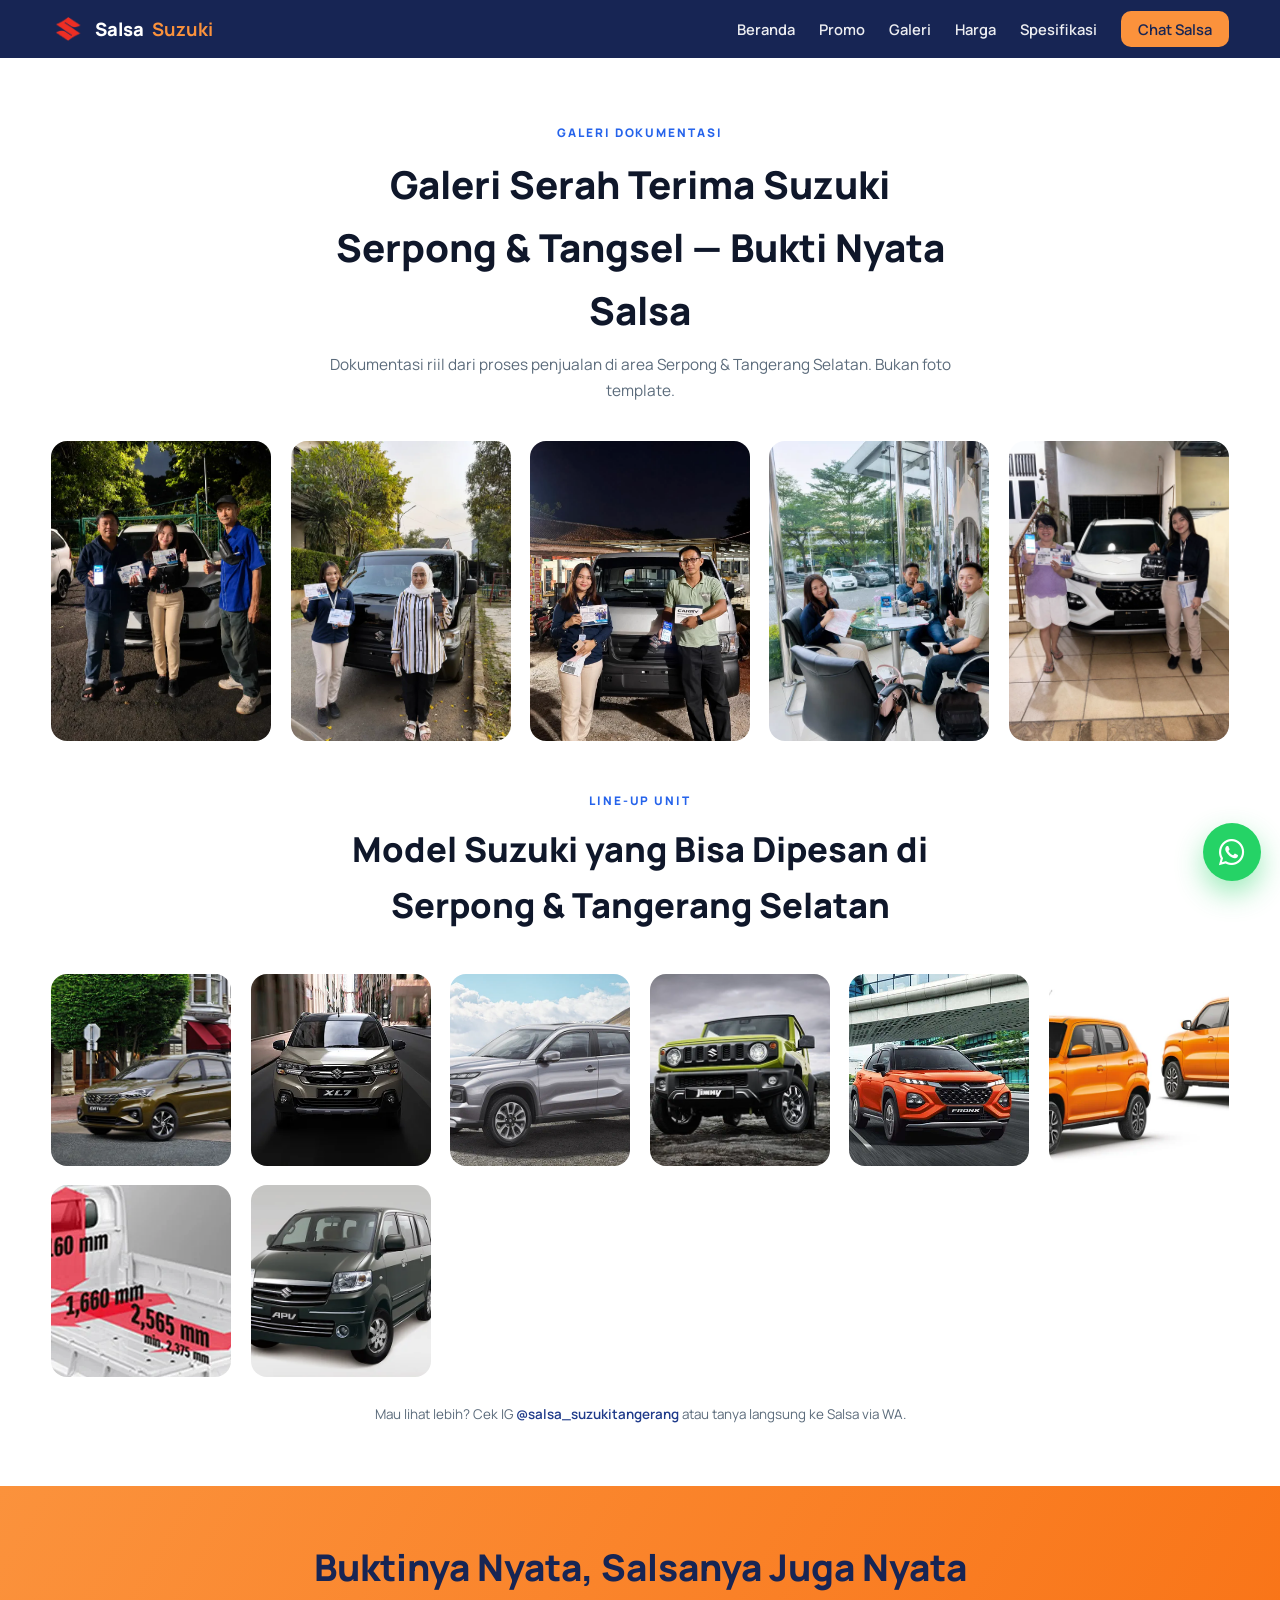
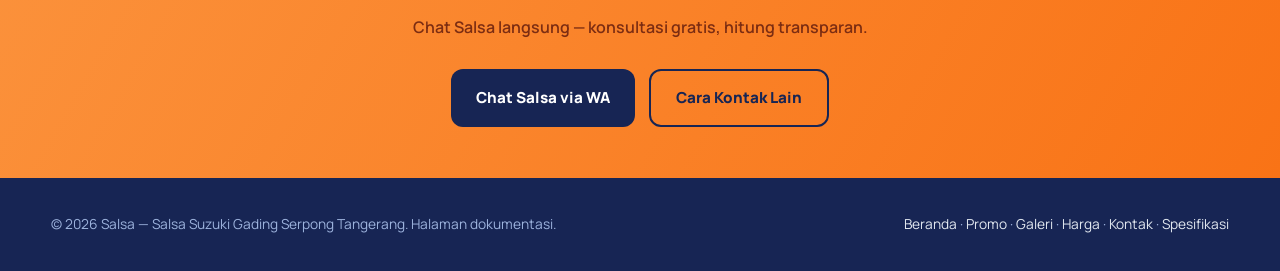
<file: galeri/index.html>
<!DOCTYPE html>
<html lang="id">
<head><!-- Google Tag Manager -->
<script>(function(w,d,s,l,i){w[l]=w[l]||[];w[l].push({'gtm.start': new Date().getTime(),event:'gtm.js'});var f=d.getElementsByTagName(s)[0],j=d.createElement(s),dl=l!='dataLayer'?'&l='+l:'';j.async=true;j.src='https://www.googletagmanager.com/gtm.js?id='+i+dl;f.parentNode.insertBefore(j,f);})(window,document,'script','dataLayer','GTM-MKH8C7TL');</script>
<!-- End Google Tag Manager -->
<!--GTM_HEAD_MARKER-->


    <meta charset="UTF-8" />
    <meta name="viewport" content="width=device-width, initial-scale=1.0, viewport-fit=cover"/>
    <meta name="theme-color" content="#172554">
    <meta name="mobile-web-app-capable" content="yes">
    <meta name="apple-mobile-web-app-capable" content="yes">
    <meta name="apple-mobile-web-app-status-bar-style" content="default">

    <title>Galeri Serah Terima Suzuki Serpong &amp; Tangsel | Salsa</title>
    <meta name="description" content="Galeri serah terima Suzuki Serpong &amp; Tangsel oleh Salsa Suzuki, sales Suzuki resmi. Bukti nyata kredit area Tangsel. WA 0851-2443-2192." />

    <meta property="og:title" content="Galeri Serah Terima Suzuki Serpong &amp; Tangsel - Salsa" />
    <meta property="og:description" content="Dokumentasi asli serah terima unit Suzuki Serpong &amp; Tangsel. Bukti nyata bareng Salsa Suzuki." />
    <meta property="og:image" content="https://dealersuzukigadingserpong.com/assets/img/salsa-suzuki-serpong.webp" />
    <meta property="og:url" content="https://dealersuzukigadingserpong.com/galeri/" />
    <meta property="og:type" content="website" />
    <meta name="twitter:card" content="summary_large_image" />
    <meta name="twitter:title" content="Galeri Serah Terima Suzuki Serpong &amp; Tangsel - Salsa" />
    <meta name="twitter:description" content="Dokumentasi asli serah terima unit Suzuki Serpong &amp; Tangsel. Bukti nyata bareng Salsa Suzuki." />
    <meta name="twitter:image" content="https://dealersuzukigadingserpong.com/assets/img/salsa-suzuki-serpong.webp" />

    <meta name="keywords" content="suzuki gading serpong, galeri suzuki gading serpong, serah terima suzuki gading serpong, suzuki xl7, suzuki jimny, suzuki fronx" />

    <meta name="geo.region" content="ID-BT" />
    <meta name="geo.placename" content="Serpong, Tangerang Selatan, Banten" />
    <meta name="geo.position" content="-6.2489;106.6234" />
    <meta name="ICBM" content="-6.2489, 106.6234" />

    <link rel="canonical" href="https://dealersuzukigadingserpong.com/galeri/" />
    <meta name="robots" content="index, follow" />

    <link rel="icon" href="/assets/img/favicon.png" type="image/png">
    <link rel="apple-touch-icon" href="/assets/img/favicon.png">
    <link rel="shortcut icon" href="/assets/img/favicon.png" type="image/png">
    <link rel="icon" href="/assets/img/favicon.ico">

    <link rel="preconnect" href="https://fonts.googleapis.com">
    <link rel="preconnect" href="https://fonts.gstatic.com" crossorigin>
    <link href="https://fonts.googleapis.com/css2?family=Manrope:wght@400;500;600;700;800&display=swap" rel="stylesheet">
    <link href='https://unpkg.com/boxicons@2.1.4/css/boxicons.min.css' rel='stylesheet'>
    <link rel="stylesheet" href="/assets/css/style.css">
    <link rel="stylesheet" href="/assets/css/app-mobile.css">
</head>
<body><!--GTM_NOSCRIPT_MARKER-->
<noscript><iframe src="https://www.googletagmanager.com/ns.html?id=GTM-MKH8C7TL"
  height="0" width="0" style="display:none;visibility:hidden"></iframe></noscript>


    <nav class="cs-nav">
        <div class="cs-wrap">
            <a href="/" class="cs-brand"><img width="30" height="30" loading="eager" src="/assets/img/logosuzuki.webp" alt="Logo Suzuki resmi" /> Salsa<b>Suzuki</b></a>
            <button class="cs-burger" aria-label="Menu" onclick="document.getElementById('csMenu').classList.toggle('cs-open')">&#9776;</button>
            <ul class="cs-menu" id="csMenu">
                <li><a href="/">Beranda</a></li>
                <li><a href="/promo/">Promo</a></li>
                <li><a href="/galeri/" aria-current="page">Galeri</a></li>
                <li><a href="/harga/">Harga</a></li>
                <li><a href="/spesifikasi/">Spesifikasi</a></li>
                <li><a href="/kontak/" class="cs-cta">Chat Salsa</a></li>
            </ul>
        </div>
    </nav>

    <section class="cs-sec">
        <div class="cs-wrap">
            <div class="cs-page-head cs-reveal">
                <span class="cs-eyebrow">Galeri Dokumentasi</span>
                <h1>Galeri Serah Terima Suzuki Serpong &amp; Tangsel — Bukti Nyata Salsa</h1>
                <p>Dokumentasi riil dari proses penjualan di area Serpong &amp; Tangerang Selatan. Bukan foto template.</p>
            </div>

            <div class="cs-proof cs-reveal">
                <img width="400" height="300" loading="lazy" src="/assets/img/bukti1.webp" alt="📋 Serah Terima Resmi unit Suzuki bersama Salsa di area Serpong" />
                <img width="400" height="300" loading="lazy" src="/assets/img/bukti2.webp" alt="🔑 Momen Penyerahan Unit Suzuki bareng Salsa Tangsel" />
                <img width="400" height="300" loading="lazy" src="/assets/img/bukti3.webp" alt="Foto pelanggan baru Suzuki serah terima di Serpong" />
                <img width="400" height="300" loading="lazy" src="/assets/img/bukti4.webp" alt="Bukti serah terima unit Suzuki pelanggan Salsa Tangsel" />
                <img width="400" height="300" loading="lazy" src="/assets/img/bukti5.webp" alt="Dokumentasi penyerahan unit Suzuki di area Serpong Salsa" />
            </div>

            <div class="cs-sec-head cs-reveal" style="margin-top:2.8rem;">
                <span class="cs-eyebrow">Line-up Unit</span>
                <h2>Model Suzuki yang Bisa Dipesan di Serpong &amp; Tangerang Selatan</h2>
            </div>
            <div class="cs-proof cs-reveal">
                <img width="300" height="192" loading="lazy" src="/assets/img/salsa-ertiga-serpong.webp" alt="Suzuki Ertiga Hybrid kredit Serpong Salsa" />
                <img width="300" height="192" loading="lazy" src="/assets/img/salsa-xl7-serpong.webp" alt="Suzuki XL7 kredit DP ringan Serpong Salsa" />
                <img width="300" height="192" loading="lazy" src="/assets/img/salsa-grand-vitara-serpong.webp" alt="Suzuki Grand Vitara kredit DP ringan Serpong Salsa" />
                <img width="300" height="192" loading="lazy" src="/assets/img/salsa-jimny-serpong.webp" alt="Suzuki Jimny kredit DP ringan Serpong Salsa" />
                <img width="300" height="192" loading="lazy" src="/assets/img/salsa-fronx-serpong.webp" alt="Suzuki Fronx kredit DP ringan Serpong Salsa" />
                <img width="300" height="192" loading="lazy" src="/assets/img/salsa-s-presso-serpong.webp" alt="Suzuki S-Presso kredit DP ringan Serpong Salsa" />
                <img width="300" height="192" loading="lazy" src="/assets/img/salsa-carry-pickup-serpong.webp" alt="Suzuki Carry Pick Up kredit DP ringan Serpong Salsa" />
                <img width="300" height="192" loading="lazy" src="/assets/img/salsa-apv-serpong.webp" alt="Suzuki APV MPV kredit DP ringan Serpong Salsa" />
            </div>

            <p class="cs-note" style="margin-top:1.6rem;">Mau lihat lebih? Cek IG <a href="https://instagram.com/salsa_suzukitangerang" target="_blank" rel="noopener" style="color:var(--cs-navy);font-weight:600;">@salsa_suzukitangerang</a> atau tanya langsung ke Salsa via WA.</p>
        </div>
    </section>

    <section class="cs-cta-band">
        <div class="cs-wrap">
            <h2 class="cs-reveal">Buktinya Nyata, Salsanya Juga Nyata</h2>
            <p class="cs-reveal">Chat Salsa langsung — konsultasi gratis, hitung transparan.</p>
            <div class="cs-actions cs-reveal" style="justify-content:center;">
                <a class="cs-btn cs-btn-dark" href="https://wa.me/6285124432192?text=hallo%20kak%20Salsa%2C%20mau%20tanya%20untuk%20unit%20suzukinya" target="_blank" rel="noopener">Chat Salsa via WA</a>
                <a class="cs-btn cs-btn-line" href="/kontak/" style="border-color:var(--cs-navy-deep);color:var(--cs-navy-deep);">Cara Kontak Lain</a>
            </div>
        </div>
    </section>

    <footer class="cs-foot">
        <div class="cs-wrap">
            <div>&copy; 2026 Salsa &mdash; Salsa Suzuki Gading Serpong Tangerang. Halaman dokumentasi.</div>
            <div><a href="/">Beranda</a> &middot; <a href="/promo/">Promo</a> &middot; <a href="/galeri/">Galeri</a> &middot; <a href="/harga/">Harga</a> &middot; <a href="/kontak/">Kontak</a> &middot; <a href="/spesifikasi/">Spesifikasi</a></div>
        </div>
    </footer>

    <a class="cs-wa-float" href="https://wa.me/6285124432192?text=hallo%20kak%20Salsa%2C%20mau%20tanya%20untuk%20unit%20suzukinya%20Tangerang" target="_blank" rel="noopener" aria-label="Chat WA Salsa">
        <i class="bx bxl-whatsapp"></i>
    </a>

    <script type="application/ld+json">
    {
        "@context": "https://schema.org",
        "@type": "AutoDealer",
        "name": "Salsa Suzuki Gading Serpong",
        "image": "https://dealersuzukigadingserpong.com/assets/img/salsa-suzuki-serpong.webp",
        "url": "https://dealersuzukigadingserpong.com/",
        "telephone": "+6285124432192",
        "priceRange": "Rp 150.000.000 - Rp 500.000.000",
        "address": {
            "@type": "PostalAddress",
            "streetAddress": "Jl. Boulevard Kavling CBD No. 25-26, Kelapa Dua Raya",
            "addressLocality": "Serpong",
            "addressRegion": "Banten",
            "postalCode": "15157",
            "addressCountry": "ID"
        },
        "geo": {
            "@type": "GeoCoordinates",
            "latitude": -6.2489,
            "longitude": 106.6234
        },
        "openingHours": "Mo-Su 08:00-17:00",
        "areaServed": [
            { "@type": "City", "name": "Serpong" },
            { "@type": "City", "name": "Tangerang Selatan" },
            { "@type": "City", "name": "Ciputat" },
            { "@type": "City", "name": "Pamulang" },
            { "@type": "City", "name": "Parung" },
            { "@type": "City", "name": "Setu" },
            { "@type": "City", "name": "Jakarta Timur" },
            { "@type": "City", "name": "Depok" }
        ]
    }
    </script>

    <script src="/assets/js/main.js"></script>
<nav class="cs-appbar" aria-label="Menu cepat">
    <a href="/"><i class="bx bxs-home"></i><span>Mulai</span></a>
    <a href="/promo/"><i class="bx bxs-megaphone"></i><span>Promo</span></a>
    <a class="cs-wa" href="https://wa.me/6285124432192?text=hallo%20kak%20Salsa%2C%20mau%20tanya%20untuk%20unit%20suzukinya" target="_blank" rel="noopener"><i class="bx bxl-whatsapp"></i><span>Salsa</span></a>
    <a href="/harga/"><i class="bx bx-purchase-tag-alt"></i><span>Harga</span></a>
    <a href="/galeri/"><i class="bx bxs-photo-album"></i><span>Bukti</span></a>
</nav>
<script>(function(){var p=location.pathname;document.querySelectorAll('.cs-appbar a').forEach(function(a){if(a.pathname===p)a.classList.add('cs-on')});})();</script><!--TRACK_JS_MARKER-->
<script src="/assets/js/track.js" defer></script>
</body>
</html>
</file>
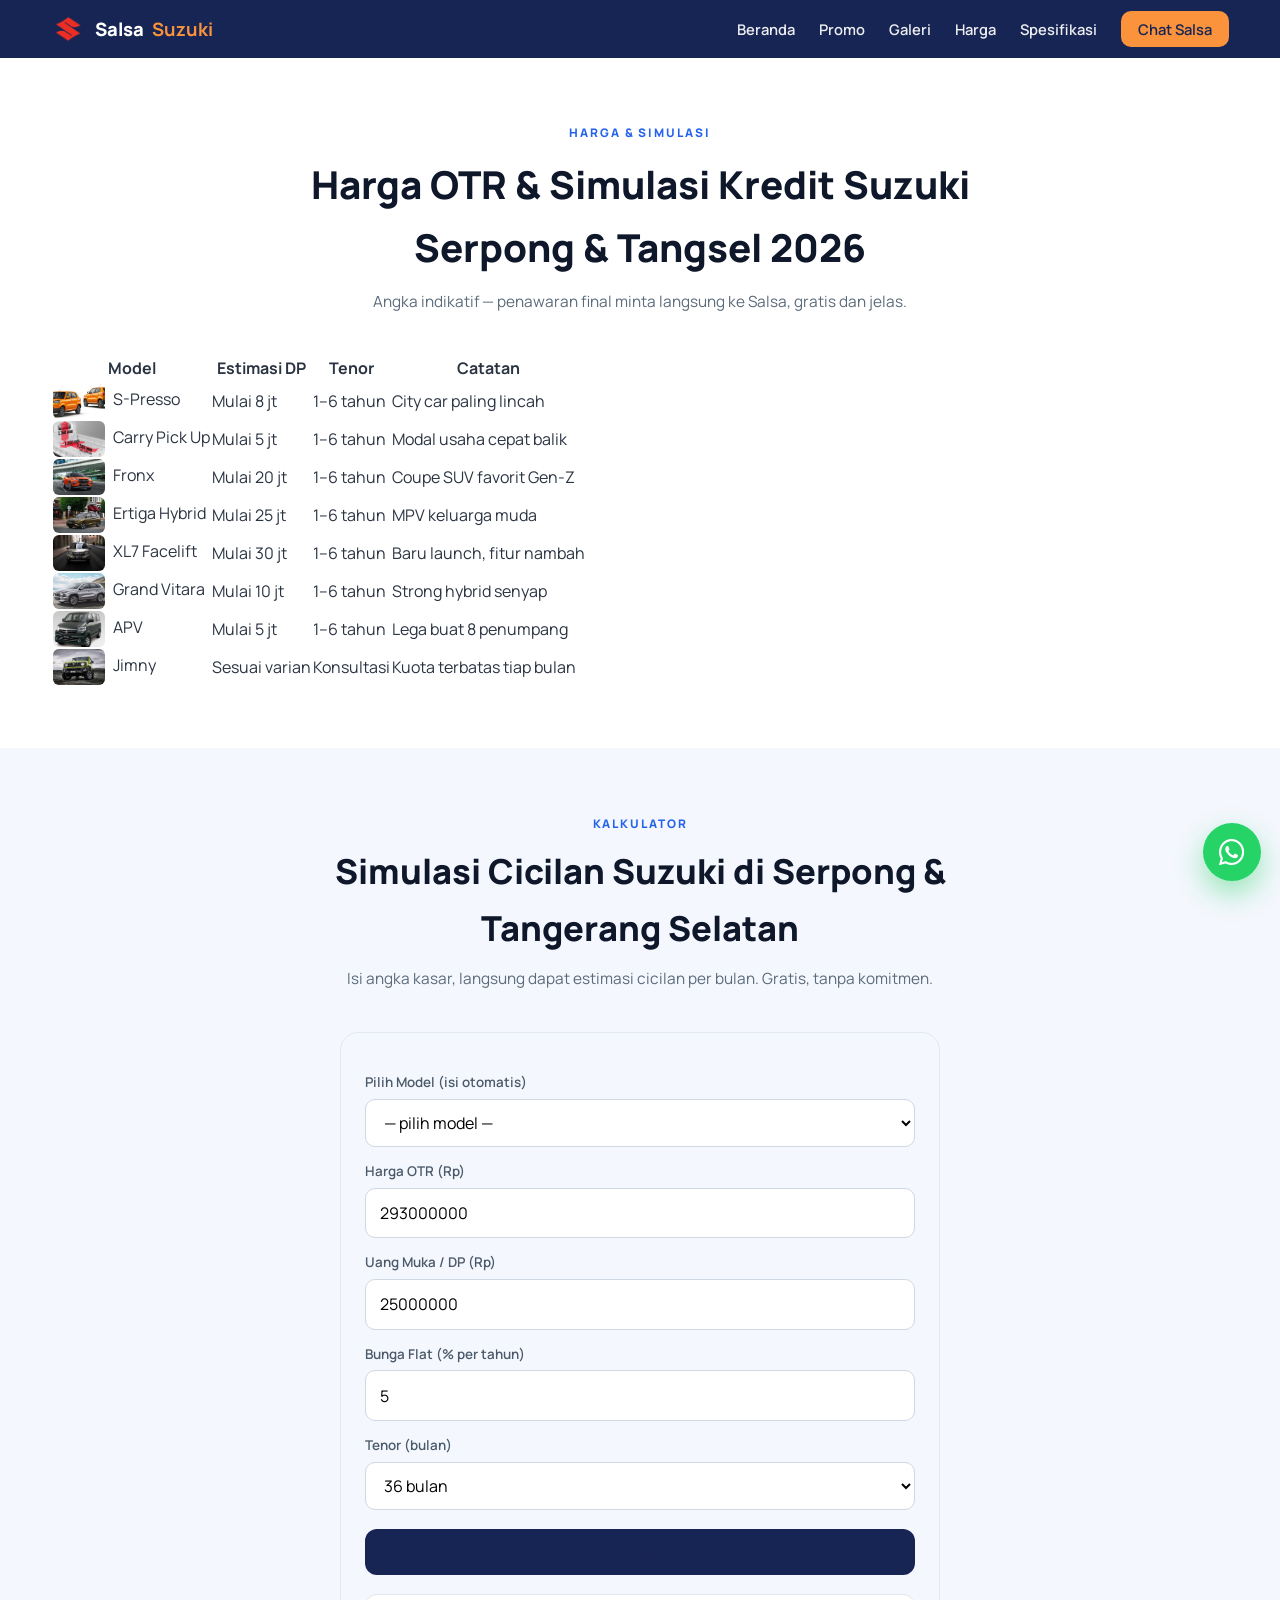
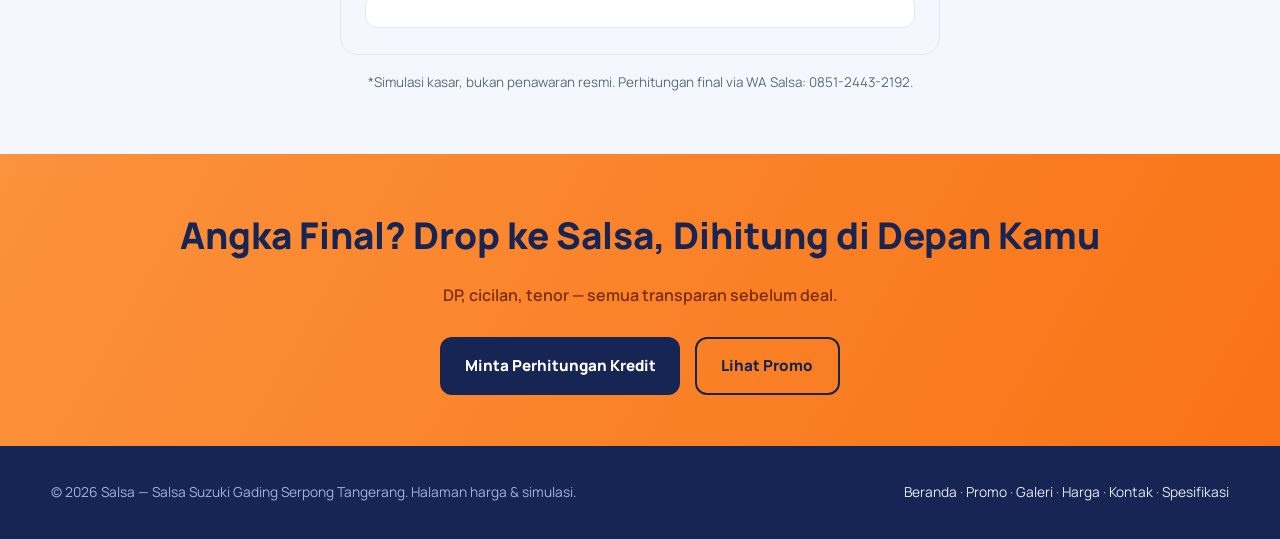
<file: harga/index.html>
<!DOCTYPE html>
<html lang="id">
<head><!-- Google Tag Manager -->
<script>(function(w,d,s,l,i){w[l]=w[l]||[];w[l].push({'gtm.start': new Date().getTime(),event:'gtm.js'});var f=d.getElementsByTagName(s)[0],j=d.createElement(s),dl=l!='dataLayer'?'&l='+l:'';j.async=true;j.src='https://www.googletagmanager.com/gtm.js?id='+i+dl;f.parentNode.insertBefore(j,f);})(window,document,'script','dataLayer','GTM-MKH8C7TL');</script>
<!-- End Google Tag Manager -->
<!--GTM_HEAD_MARKER-->


    <meta charset="UTF-8" />
    <meta name="viewport" content="width=device-width, initial-scale=1.0, viewport-fit=cover"/>
    <meta name="theme-color" content="#172554">
    <meta name="mobile-web-app-capable" content="yes">
    <meta name="apple-mobile-web-app-capable" content="yes">
    <meta name="apple-mobile-web-app-status-bar-style" content="default">

    <title>Harga OTR Suzuki Serpong &amp; Tangsel 2026 | Salsa</title>
    <meta name="description" content="Harga OTR &amp; simulasi kredit Suzuki Serpong &amp; Tangsel 2026: lengkap 8 model. Hitung cicilan online, konsultasi gratis bareng Salsa 0851-2443-2192." />

    <meta property="og:title" content="Harga OTR &amp; Simulasi Kredit Suzuki Serpong &amp; Tangsel - Salsa" />
    <meta property="og:description" content="Estimasi harga OTR &amp; cicilan Suzuki Serpong &amp; Tangsel. Simulasi online, DP ringan mulai 5jt. Chat Salsa 0851-2443-2192." />
    <meta property="og:image" content="https://dealersuzukigadingserpong.com/assets/img/salsa-suzuki-serpong.webp" />
    <meta property="og:url" content="https://dealersuzukigadingserpong.com/harga/" />
    <meta property="og:type" content="website" />
    <meta name="twitter:card" content="summary_large_image" />
    <meta name="twitter:title" content="Harga OTR &amp; Simulasi Kredit Suzuki Serpong &amp; Tangsel - Salsa" />
    <meta name="twitter:description" content="Estimasi harga OTR &amp; cicilan Suzuki Serpong &amp; Tangsel. Simulasi online, DP ringan mulai 5jt. Chat Salsa 0851-2443-2192." />
    <meta name="twitter:image" content="https://dealersuzukigadingserpong.com/assets/img/salsa-suzuki-serpong.webp" />

    <meta name="keywords" content="suzuki gading serpong, suzuki serpong, dp ringan suzuki, harga otr suzuki, promo suzuki 2026, suzuki carry pick up, suzuki jimny, suzuki fronx, suzuki ertiga hybrid, suzuki grand vitara, suzuki xl7, salsa suzuki, sales suzuki gading serpong, simulasi kredit suzuki, test drive suzuki, uang muka mobil" />

    <meta name="geo.region" content="ID-BT" />
    <meta name="geo.placename" content="Serpong, Tangerang Selatan, Banten" />
    <meta name="geo.position" content="-6.2489;106.6234" />
    <meta name="ICBM" content="-6.2489, 106.6234" />

    <link rel="canonical" href="https://dealersuzukigadingserpong.com/harga/" />
    <meta name="robots" content="index, follow" />

    <link rel="icon" href="/assets/img/favicon.png" type="image/png">
    <link rel="apple-touch-icon" href="/assets/img/favicon.png">
    <link rel="shortcut icon" href="/assets/img/favicon.png" type="image/png">
    <link rel="icon" href="/assets/img/favicon.ico">

    <link rel="preconnect" href="https://fonts.googleapis.com">
    <link rel="preconnect" href="https://fonts.gstatic.com" crossorigin>
    <link href="https://fonts.googleapis.com/css2?family=Manrope:wght@400;500;600;700;800&display=swap" rel="stylesheet">
    <link href='https://unpkg.com/boxicons@2.1.4/css/boxicons.min.css' rel='stylesheet'>
    <link rel="stylesheet" href="/assets/css/style.css">
    <link rel="stylesheet" href="/assets/css/app-mobile.css">
</head>
<body><!--GTM_NOSCRIPT_MARKER-->
<noscript><iframe src="https://www.googletagmanager.com/ns.html?id=GTM-MKH8C7TL"
  height="0" width="0" style="display:none;visibility:hidden"></iframe></noscript>


    <nav class="cs-nav">
        <div class="cs-wrap">
            <a href="/" class="cs-brand"><img width="30" height="30" loading="eager" src="/assets/img/logosuzuki.webp" alt="Logo Suzuki resmi" /> Salsa<b>Suzuki</b></a>
            <button class="cs-burger" aria-label="Menu" onclick="document.getElementById('csMenu').classList.toggle('cs-open')">&#9776;</button>
            <ul class="cs-menu" id="csMenu">
                <li><a href="/">Beranda</a></li>
                <li><a href="/promo/">Promo</a></li>
                <li><a href="/galeri/">Galeri</a></li>
                <li><a href="/harga/" aria-current="page">Harga</a></li>
                <li><a href="/spesifikasi/">Spesifikasi</a></li>
                <li><a href="/kontak/" class="cs-cta">Chat Salsa</a></li>
            </ul>
        </div>
    </nav>

    <section class="cs-sec">
        <div class="cs-wrap">
            <div class="cs-page-head cs-reveal">
                <span class="cs-eyebrow">Harga &amp; Simulasi</span>
                <h1>Harga OTR &amp; Simulasi Kredit Suzuki Serpong &amp; Tangsel 2026</h1>
                <p>Angka indikatif — penawaran final minta langsung ke Salsa, gratis dan jelas.</p>
            </div>

            <div class="cs-reveal" style="overflow-x:auto;">
                <table>
                    <thead><tr><th>Model</th><th>Estimasi DP</th><th>Tenor</th><th>Catatan</th></tr></thead>
                    <tbody>
                        <tr><td><img loading="lazy" class="cs-thumb" src="/assets/img/salsa-s-presso-serpong.webp" alt="Suzuki S-Presso Serpong" />S-Presso</td><td>Mulai 8 jt</td><td>1&ndash;6 tahun</td><td>City car paling lincah</td></tr>
                        <tr><td><img loading="lazy" class="cs-thumb" src="/assets/img/salsa-carry-pickup-serpong.webp" alt="Suzuki Carry Pick Up Serpong" />Carry Pick Up</td><td>Mulai 5 jt</td><td>1&ndash;6 tahun</td><td>Modal usaha cepat balik</td></tr>
                        <tr><td><img loading="lazy" class="cs-thumb" src="/assets/img/salsa-fronx-serpong.webp" alt="Suzuki Fronx Serpong" />Fronx</td><td>Mulai 20 jt</td><td>1&ndash;6 tahun</td><td>Coupe SUV favorit Gen-Z</td></tr>
                        <tr><td><img loading="lazy" class="cs-thumb" src="/assets/img/salsa-ertiga-serpong.webp" alt="Suzuki Ertiga Hybrid Serpong" />Ertiga Hybrid</td><td>Mulai 25 jt</td><td>1&ndash;6 tahun</td><td>MPV keluarga muda</td></tr>
                        <tr><td><img loading="lazy" class="cs-thumb" src="/assets/img/salsa-xl7-serpong.webp" alt="Suzuki XL7 Facelift Serpong" />XL7 Facelift</td><td>Mulai 30 jt</td><td>1&ndash;6 tahun</td><td>Baru launch, fitur nambah</td></tr>
                        <tr><td><img loading="lazy" class="cs-thumb" src="/assets/img/salsa-grand-vitara-serpong.webp" alt="Suzuki Grand Vitara Serpong" />Grand Vitara</td><td>Mulai 10 jt</td><td>1&ndash;6 tahun</td><td>Strong hybrid senyap</td></tr>
                        <tr><td><img loading="lazy" class="cs-thumb" src="/assets/img/salsa-apv-serpong.webp" alt="Suzuki APV Serpong" />APV</td><td>Mulai 5 jt</td><td>1&ndash;6 tahun</td><td>Lega buat 8 penumpang</td></tr>
                        <tr><td><img loading="lazy" class="cs-thumb" src="/assets/img/salsa-jimny-serpong.webp" alt="Suzuki Jimny Serpong" />Jimny</td><td>Sesuai varian</td><td>Konsultasi</td><td>Kuota terbatas tiap bulan</td></tr>
                    </tbody>
                </table>
            </div>
        </div>
    </section>

    <section class="cs-sec cs-price">
        <div class="cs-wrap">
            <div class="cs-sec-head cs-reveal">
                <span class="cs-eyebrow">Kalkulator</span>
                <h2>Simulasi Cicilan Suzuki di Serpong &amp; Tangerang Selatan</h2>
                <p>Isi angka kasar, langsung dapat estimasi cicilan per bulan. Gratis, tanpa komitmen.</p>
            </div>

            <div class="cs-calc cs-reveal">
                <label for="cModel">Pilih Model (isi otomatis)</label>
                <select id="cModel" onchange="setModel(this.value)">
                    <option value="">— pilih model —</option>
                    <option value="150000000">S-Presso (OTR ±150 jt)</option>
                    <option value="130000000">Carry Pick Up (OTR ±130 jt)</option>
                    <option value="240000000">Fronx (OTR ±240 jt)</option>
                    <option value="230000000">Ertiga Hybrid (OTR ±230 jt)</option>
                    <option value="250000000">XL7 Facelift (OTR ±250 jt)</option>
                    <option value="350000000">Grand Vitara (OTR ±350 jt)</option>
                    <option value="160000000">APV (OTR ±160 jt)</option>
                    <option value="400000000">Jimny (OTR ±400 jt)</option>
                </select>

                <label for="cOtr">Harga OTR (Rp)</label>
                <input id="cOtr" type="number" min="0" step="1000000" placeholder="contoh: 293000000" value="293000000" />

                <label for="cDp">Uang Muka / DP (Rp)</label>
                <input id="cDp" type="number" min="0" step="500000" placeholder="contoh: 25000000" value="25000000" />

                <label for="cBunga">Bunga Flat (% per tahun)</label>
                <input id="cBunga" type="number" min="0" step="0.1" placeholder="contoh: 5" value="5" />

                <label for="cTenor">Tenor (bulan)</label>
                <select id="cTenor">
                    <option value="12">12 bulan</option>
                    <option value="24">24 bulan</option>
                    <option value="36" selected>36 bulan</option>
                    <option value="48">48 bulan</option>
                    <option value="60">60 bulan</option>
                    <option value="72">72 bulan</option>
                </select>

                <button class="cs-btn cs-btn-dark" type="button" onclick="hitung()">Hitung Cicilan</button>
                <div class="cs-calc-out" id="cOut"></div>
            </div>

            <p class="cs-note">*Simulasi kasar, bukan penawaran resmi. Perhitungan final via WA Salsa: 0851-2443-2192.</p>
        </div>
    </section>

    <section class="cs-cta-band">
        <div class="cs-wrap">
            <h2 class="cs-reveal">Angka Final? Drop ke Salsa, Dihitung di Depan Kamu</h2>
            <p class="cs-reveal">DP, cicilan, tenor — semua transparan sebelum deal.</p>
            <div class="cs-actions cs-reveal" style="justify-content:center;">
                <a class="cs-btn cs-btn-dark" href="https://wa.me/6285124432192?text=hallo%20kak%20Salsa%2C%20mau%20tanya%20untuk%20unit%20suzukinya" target="_blank" rel="noopener">Minta Perhitungan Kredit</a>
                <a class="cs-btn cs-btn-line" href="/promo/" style="border-color:var(--cs-navy-deep);color:var(--cs-navy-deep);">Lihat Promo</a>
            </div>
        </div>
    </section>

    <footer class="cs-foot">
        <div class="cs-wrap">
            <div>&copy; 2026 Salsa &mdash; Salsa Suzuki Gading Serpong Tangerang. Halaman harga &amp; simulasi.</div>
            <div><a href="/">Beranda</a> &middot; <a href="/promo/">Promo</a> &middot; <a href="/galeri/">Galeri</a> &middot; <a href="/harga/">Harga</a> &middot; <a href="/kontak/">Kontak</a> &middot; <a href="/spesifikasi/">Spesifikasi</a></div>
        </div>
    </footer>

    <a class="cs-wa-float" href="https://wa.me/6285124432192?text=hallo%20kak%20Salsa%2C%20mau%20tanya%20untuk%20unit%20suzukinya%20Tangerang" target="_blank" rel="noopener" aria-label="Chat WA Salsa">
        <i class="bx bxl-whatsapp"></i>
    </a>

    <script type="application/ld+json">
    {
        "@context": "https://schema.org",
        "@type": "AutoDealer",
        "name": "Salsa Suzuki Gading Serpong",
        "image": "https://dealersuzukigadingserpong.com/assets/img/salsa-suzuki-serpong.webp",
        "url": "https://dealersuzukigadingserpong.com/",
        "telephone": "+6285124432192",
        "priceRange": "Rp 150.000.000 - Rp 500.000.000",
        "address": {
            "@type": "PostalAddress",
            "streetAddress": "Jl. Boulevard Kavling CBD No. 25-26, Kelapa Dua Raya",
            "addressLocality": "Serpong",
            "addressRegion": "Banten",
            "postalCode": "15157",
            "addressCountry": "ID"
        },
        "geo": {
            "@type": "GeoCoordinates",
            "latitude": -6.2489,
            "longitude": 106.6234
        },
        "openingHours": "Mo-Su 08:00-17:00",
        "areaServed": [
            { "@type": "City", "name": "Serpong" },
            { "@type": "City", "name": "Tangerang Selatan" },
            { "@type": "City", "name": "Ciputat" },
            { "@type": "City", "name": "Pamulang" },
            { "@type": "City", "name": "Parung" },
            { "@type": "City", "name": "Setu" },
            { "@type": "City", "name": "Jakarta Timur" },
            { "@type": "City", "name": "Depok" }
        ]
    }
    </script>

    <script src="/assets/js/calc-core.js"></script>
    <script src="/assets/js/calc.js"></script>
    <script src="/assets/js/main.js"></script>
<nav class="cs-appbar" aria-label="Menu cepat">
    <a href="/"><i class="bx bxs-home"></i><span>Mulai</span></a>
    <a href="/promo/"><i class="bx bxs-megaphone"></i><span>Promo</span></a>
    <a class="cs-wa" href="https://wa.me/6285124432192?text=hallo%20kak%20Salsa%2C%20mau%20tanya%20untuk%20unit%20suzukinya" target="_blank" rel="noopener"><i class="bx bxl-whatsapp"></i><span>Salsa</span></a>
    <a href="/harga/"><i class="bx bx-purchase-tag-alt"></i><span>Harga</span></a>
    <a href="/galeri/"><i class="bx bxs-photo-album"></i><span>Bukti</span></a>
</nav>
<script>(function(){var p=location.pathname;document.querySelectorAll('.cs-appbar a').forEach(function(a){if(a.pathname===p)a.classList.add('cs-on')});})();</script><!--TRACK_JS_MARKER-->
<script src="/assets/js/track.js" defer></script>
</body>
</html>
</file>
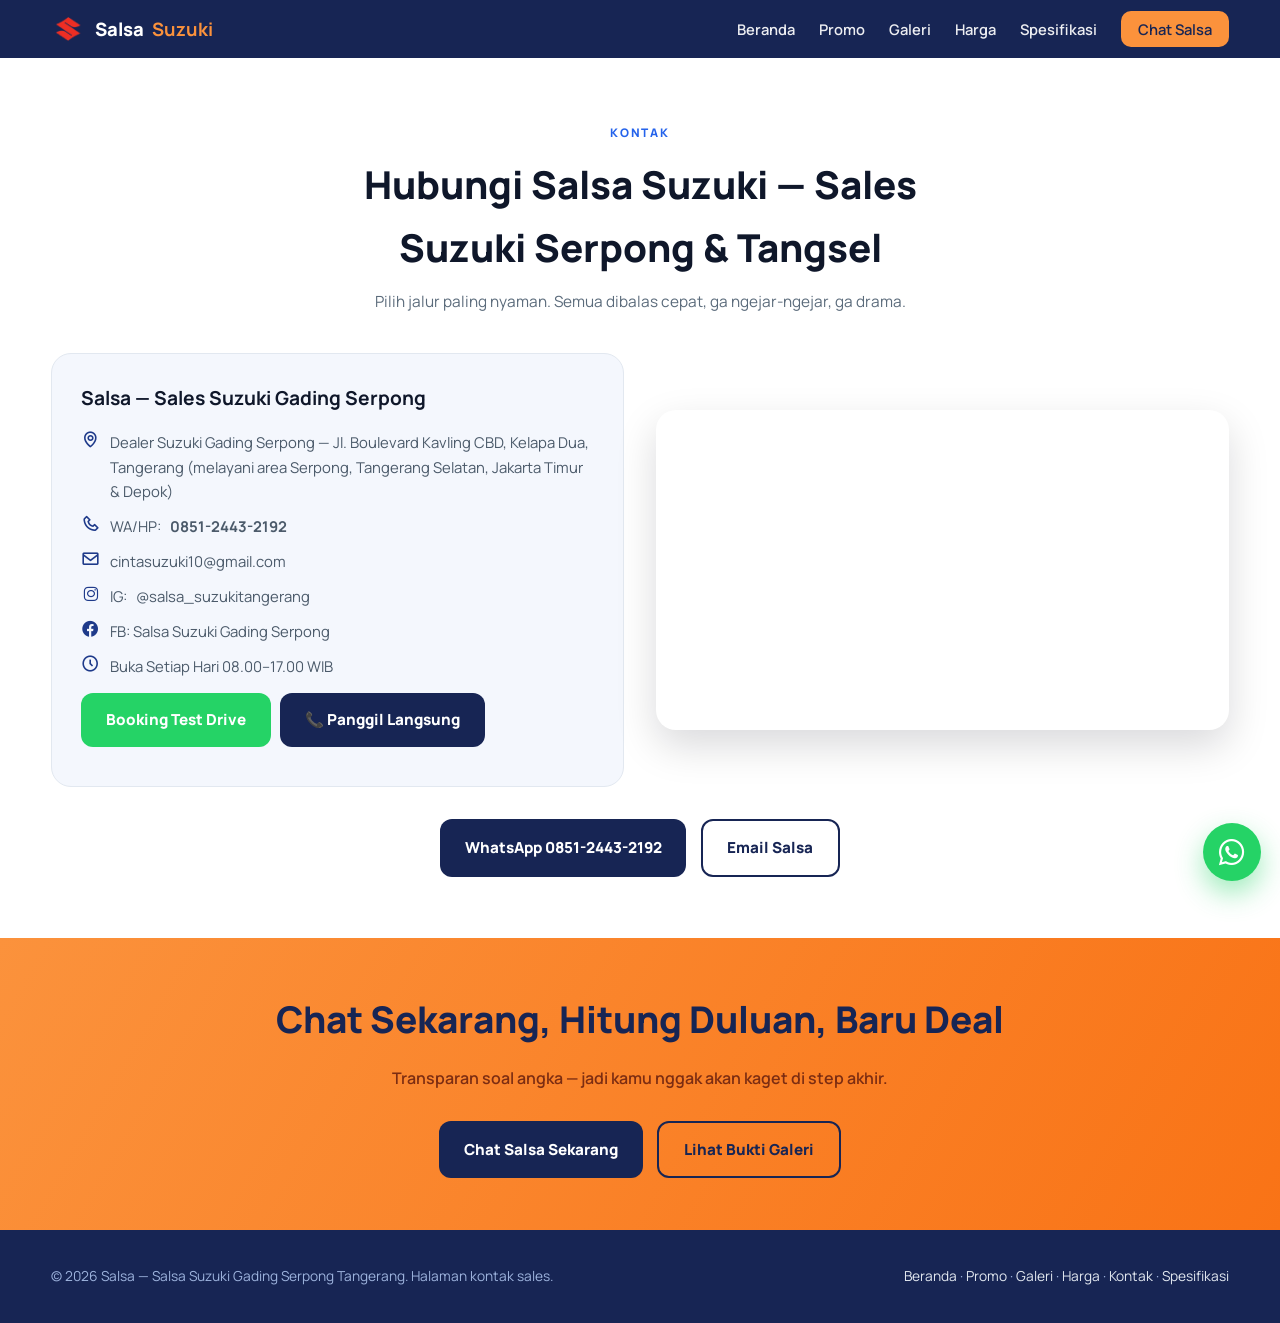
<file: kontak/index.html>
<!DOCTYPE html>
<html lang="id">
<head><!-- Google Tag Manager -->
<script>(function(w,d,s,l,i){w[l]=w[l]||[];w[l].push({'gtm.start': new Date().getTime(),event:'gtm.js'});var f=d.getElementsByTagName(s)[0],j=d.createElement(s),dl=l!='dataLayer'?'&l='+l:'';j.async=true;j.src='https://www.googletagmanager.com/gtm.js?id='+i+dl;f.parentNode.insertBefore(j,f);})(window,document,'script','dataLayer','GTM-MKH8C7TL');</script>
<!-- End Google Tag Manager -->
<!--GTM_HEAD_MARKER-->


    <meta charset="UTF-8" />
    <meta name="viewport" content="width=device-width, initial-scale=1.0, viewport-fit=cover"/>
    <meta name="theme-color" content="#172554">
    <meta name="mobile-web-app-capable" content="yes">
    <meta name="apple-mobile-web-app-capable" content="yes">
    <meta name="apple-mobile-web-app-status-bar-style" content="default">

    <title>Kontak Sales Suzuki Serpong &amp; Tangsel - Salsa</title>
    <meta name="description" content="Hubungi Salsa Suzuki, sales Suzuki resmi area Serpong &amp; Tangsel: WA 0851-2443-2192, IG @salsa_suzukitangerang. Test drive gratis, respon cepat." />

    <meta property="og:title" content="Kontak Sales Suzuki Serpong &amp; Tangsel - Salsa Suzuki" />
    <meta property="og:description" content="Chat Salsa, sales Suzuki Serpong &amp; Tangsel. WA 0851-2443-2192, respon cepat, hitung transparan." />
    <meta property="og:image" content="https://dealersuzukigadingserpong.com/assets/img/salsa-suzuki-serpong.webp" />
    <meta property="og:url" content="https://dealersuzukigadingserpong.com/kontak/" />
    <meta property="og:type" content="website" />
    <meta name="twitter:card" content="summary_large_image" />
    <meta name="twitter:title" content="Kontak Sales Suzuki Serpong &amp; Tangsel - Salsa Suzuki" />
    <meta name="twitter:description" content="Chat Salsa, sales Suzuki Serpong &amp; Tangsel. WA 0851-2443-2192, respon cepat, hitung transparan." />
    <meta name="twitter:image" content="https://dealersuzukigadingserpong.com/assets/img/salsa-suzuki-serpong.webp" />

    <meta name="keywords" content="suzuki gading serpong, kontak sales suzuki gading serpong, salsa suzuki, wa sales suzuki gading serpong, trade in mobil suzuki" />

    <meta name="geo.region" content="ID-BT" />
    <meta name="geo.placename" content="Serpong, Tangerang Selatan, Banten" />
    <meta name="geo.position" content="-6.2489;106.6234" />
    <meta name="ICBM" content="-6.2489, 106.6234" />

    <link rel="canonical" href="https://dealersuzukigadingserpong.com/kontak/" />
    <meta name="robots" content="index, follow" />

    <link rel="icon" href="/assets/img/favicon.png" type="image/png">
    <link rel="apple-touch-icon" href="/assets/img/favicon.png">
    <link rel="shortcut icon" href="/assets/img/favicon.png" type="image/png">
    <link rel="icon" href="/assets/img/favicon.ico">

    <link rel="preconnect" href="https://fonts.googleapis.com">
    <link rel="preconnect" href="https://fonts.gstatic.com" crossorigin>
    <link href="https://fonts.googleapis.com/css2?family=Manrope:wght@400;500;600;700;800&display=swap" rel="stylesheet">
    <link href='https://unpkg.com/boxicons@2.1.4/css/boxicons.min.css' rel='stylesheet'>
    <link rel="stylesheet" href="/assets/css/style.css">
    <link rel="stylesheet" href="/assets/css/app-mobile.css">
</head>
<body><!--GTM_NOSCRIPT_MARKER-->
<noscript><iframe src="https://www.googletagmanager.com/ns.html?id=GTM-MKH8C7TL"
  height="0" width="0" style="display:none;visibility:hidden"></iframe></noscript>


    <nav class="cs-nav">
        <div class="cs-wrap">
            <a href="/" class="cs-brand"><img width="30" height="30" loading="eager" src="/assets/img/logosuzuki.webp" alt="Logo Suzuki resmi" /> Salsa<b>Suzuki</b></a>
            <button class="cs-burger" aria-label="Menu" onclick="document.getElementById('csMenu').classList.toggle('cs-open')">&#9776;</button>
            <ul class="cs-menu" id="csMenu">
                <li><a href="/">Beranda</a></li>
                <li><a href="/promo/">Promo</a></li>
                <li><a href="/galeri/">Galeri</a></li>
                <li><a href="/harga/">Harga</a></li>
                <li><a href="/spesifikasi/">Spesifikasi</a></li>
                <li><a href="/kontak/" class="cs-cta" aria-current="page">Chat Salsa</a></li>
            </ul>
        </div>
    </nav>

    <section class="cs-sec">
        <div class="cs-wrap">
            <div class="cs-page-head cs-reveal">
                <span class="cs-eyebrow">Kontak</span>
                <h1>Hubungi Salsa Suzuki — Sales Suzuki Serpong &amp; Tangsel</h1>
                <p>Pilih jalur paling nyaman. Semua dibalas cepat, ga ngejar-ngejar, ga drama.</p>
            </div>

            <div class="cs-lokal cs-reveal">
                <div class="cs-lokal-card">
                    <h3>Salsa — Sales Suzuki Gading Serpong</h3>
                    <p><i class="bx bx-map"></i> Dealer Suzuki Gading Serpong &mdash; Jl. Boulevard Kavling CBD, Kelapa Dua, Tangerang (melayani area Serpong, Tangerang Selatan, Jakarta Timur &amp; Depok)</p>
                    <p><i class="bx bx-phone"></i> WA/HP: <a href="tel:+6285124432192" style="text-decoration:none;font-weight:700;">0851-2443-2192</a></p>
                    <p><i class="bx bx-envelope"></i> <a href="mailto:cintasuzuki10@gmail.com">cintasuzuki10@gmail.com</a></p>
                    <p><i class="bx bxl-instagram"></i> IG: <a href="https://instagram.com/salsa_suzukitangerang" target="_blank" rel="noopener">@salsa_suzukitangerang</a></p>
                    <p><i class="bx bxl-facebook-circle"></i> FB: Salsa Suzuki Gading Serpong</p>
                    <p><i class="bx bx-time-five"></i> Buka Setiap Hari 08.00&ndash;17.00 WIB</p>
                    <p style="margin-top:.9rem;display:flex;gap:.6rem;flex-wrap:wrap;"><a class="cs-btn cs-btn-wa" href="https://wa.me/6285124432192?text=hallo%20kak%20Salsa%2C%20mau%20tanya%20untuk%20unit%20suzukinya" target="_blank" rel="noopener">Booking Test Drive</a><a class="cs-btn cs-btn-dark" href="tel:+6285124432192">&#128222; Panggil Langsung</a></p>
                </div>
                <div class="cs-map">
                    <iframe src="https://www.google.com/maps/embed?pb=!1m18!1m12!1m3!1d3966.1152539210707!2d106.62355777501078!3d-6.248540361182277!2m3!1f0!2f0!3f0!3m2!1i1024!2i768!4f13.1!3m3!1m2!1s0x2e69fd3fc83d1dd7%3A0x25558ae5c3a88a51!2sSalsa%20Suzuki%20Gading%20Serpong!5e0!3m2!1sen!2sid!4v1786676678240!5m2!1sen!2sid" width="600" height="450" style="border:0;" allowfullscreen="" loading="lazy" referrerpolicy="strict-origin-when-cross-origin" title="Peta dealer Salsa Suzuki Gading Serpong"></iframe>
                </div>
            </div>

            <div class="cs-actions cs-reveal" style="justify-content:center;margin-top:2rem;">
                <a class="cs-btn cs-btn-dark" href="https://wa.me/6285124432192?text=hallo%20kak%20Salsa%2C%20mau%20tanya%20untuk%20unit%20suzukinya" target="_blank" rel="noopener">WhatsApp 0851-2443-2192</a>
                <a class="cs-btn cs-btn-line" href="mailto:cintasuzuki10@gmail.com" style="border-color:var(--cs-navy-deep);color:var(--cs-navy-deep);">Email Salsa</a>
            </div>
        </div>
    </section>

    <section class="cs-cta-band">
        <div class="cs-wrap">
            <h2 class="cs-reveal">Chat Sekarang, Hitung Duluan, Baru Deal</h2>
            <p class="cs-reveal">Transparan soal angka — jadi kamu nggak akan kaget di step akhir.</p>
            <div class="cs-actions cs-reveal" style="justify-content:center;">
                <a class="cs-btn cs-btn-dark" href="https://wa.me/6285124432192?text=hallo%20kak%20Salsa%2C%20mau%20tanya%20untuk%20unit%20suzukinya" target="_blank" rel="noopener">Chat Salsa Sekarang</a>
                <a class="cs-btn cs-btn-line" href="/galeri/" style="border-color:var(--cs-navy-deep);color:var(--cs-navy-deep);">Lihat Bukti Galeri</a>
            </div>
        </div>
    </section>

    <footer class="cs-foot">
        <div class="cs-wrap">
            <div>&copy; 2026 Salsa &mdash; Salsa Suzuki Gading Serpong Tangerang. Halaman kontak sales.</div>
            <div><a href="/">Beranda</a> &middot; <a href="/promo/">Promo</a> &middot; <a href="/galeri/">Galeri</a> &middot; <a href="/harga/">Harga</a> &middot; <a href="/kontak/">Kontak</a> &middot; <a href="/spesifikasi/">Spesifikasi</a></div>
        </div>
    </footer>

    <a class="cs-wa-float" href="https://wa.me/6285124432192?text=hallo%20kak%20Salsa%2C%20mau%20tanya%20untuk%20unit%20suzukinya%20Tangerang" target="_blank" rel="noopener" aria-label="Chat WA Salsa">
        <i class="bx bxl-whatsapp"></i>
    </a>

    <script type="application/ld+json">
    {
        "@context": "https://schema.org",
        "@type": "AutoDealer",
        "name": "Salsa Suzuki Gading Serpong",
        "image": "https://dealersuzukigadingserpong.com/assets/img/salsa-suzuki-serpong.webp",
        "url": "https://dealersuzukigadingserpong.com/",
        "telephone": "+6285124432192",
        "priceRange": "Rp 150.000.000 - Rp 500.000.000",
        "address": {
            "@type": "PostalAddress",
            "streetAddress": "Jl. Boulevard Kavling CBD No. 25-26, Kelapa Dua Raya",
            "addressLocality": "Tangerang",
            "addressRegion": "Banten",
            "postalCode": "15157",
            "addressCountry": "ID"
        },
        "geo": {
            "@type": "GeoCoordinates",
            "latitude": -6.2489,
            "longitude": 106.6234
        },
        "openingHours": "Mo-Su 08:00-17:00",
        "areaServed": [
            { "@type": "City", "name": "Serpong" },
            { "@type": "City", "name": "Tangerang Selatan" },
            { "@type": "City", "name": "Ciputat" },
            { "@type": "City", "name": "Pamulang" },
            { "@type": "City", "name": "Parung" },
            { "@type": "City", "name": "Setu" },
            { "@type": "City", "name": "Jakarta Timur" },
            { "@type": "City", "name": "Depok" }
        ]
    }
    </script>

    <script src="/assets/js/main.js"></script>
<nav class="cs-appbar" aria-label="Menu cepat">
    <a href="/"><i class="bx bxs-home"></i><span>Mulai</span></a>
    <a href="/promo/"><i class="bx bxs-megaphone"></i><span>Promo</span></a>
    <a class="cs-wa" href="https://wa.me/6285124432192?text=hallo%20kak%20Salsa%2C%20mau%20tanya%20untuk%20unit%20suzukinya" target="_blank" rel="noopener"><i class="bx bxl-whatsapp"></i><span>Salsa</span></a>
    <a href="/harga/"><i class="bx bx-purchase-tag-alt"></i><span>Harga</span></a>
    <a href="/galeri/"><i class="bx bxs-photo-album"></i><span>Bukti</span></a>
</nav>
<script>(function(){var p=location.pathname;document.querySelectorAll('.cs-appbar a').forEach(function(a){if(a.pathname===p)a.classList.add('cs-on')});})();</script><!--TRACK_JS_MARKER-->
<script src="/assets/js/track.js" defer></script>
</body>
</html>
</file>
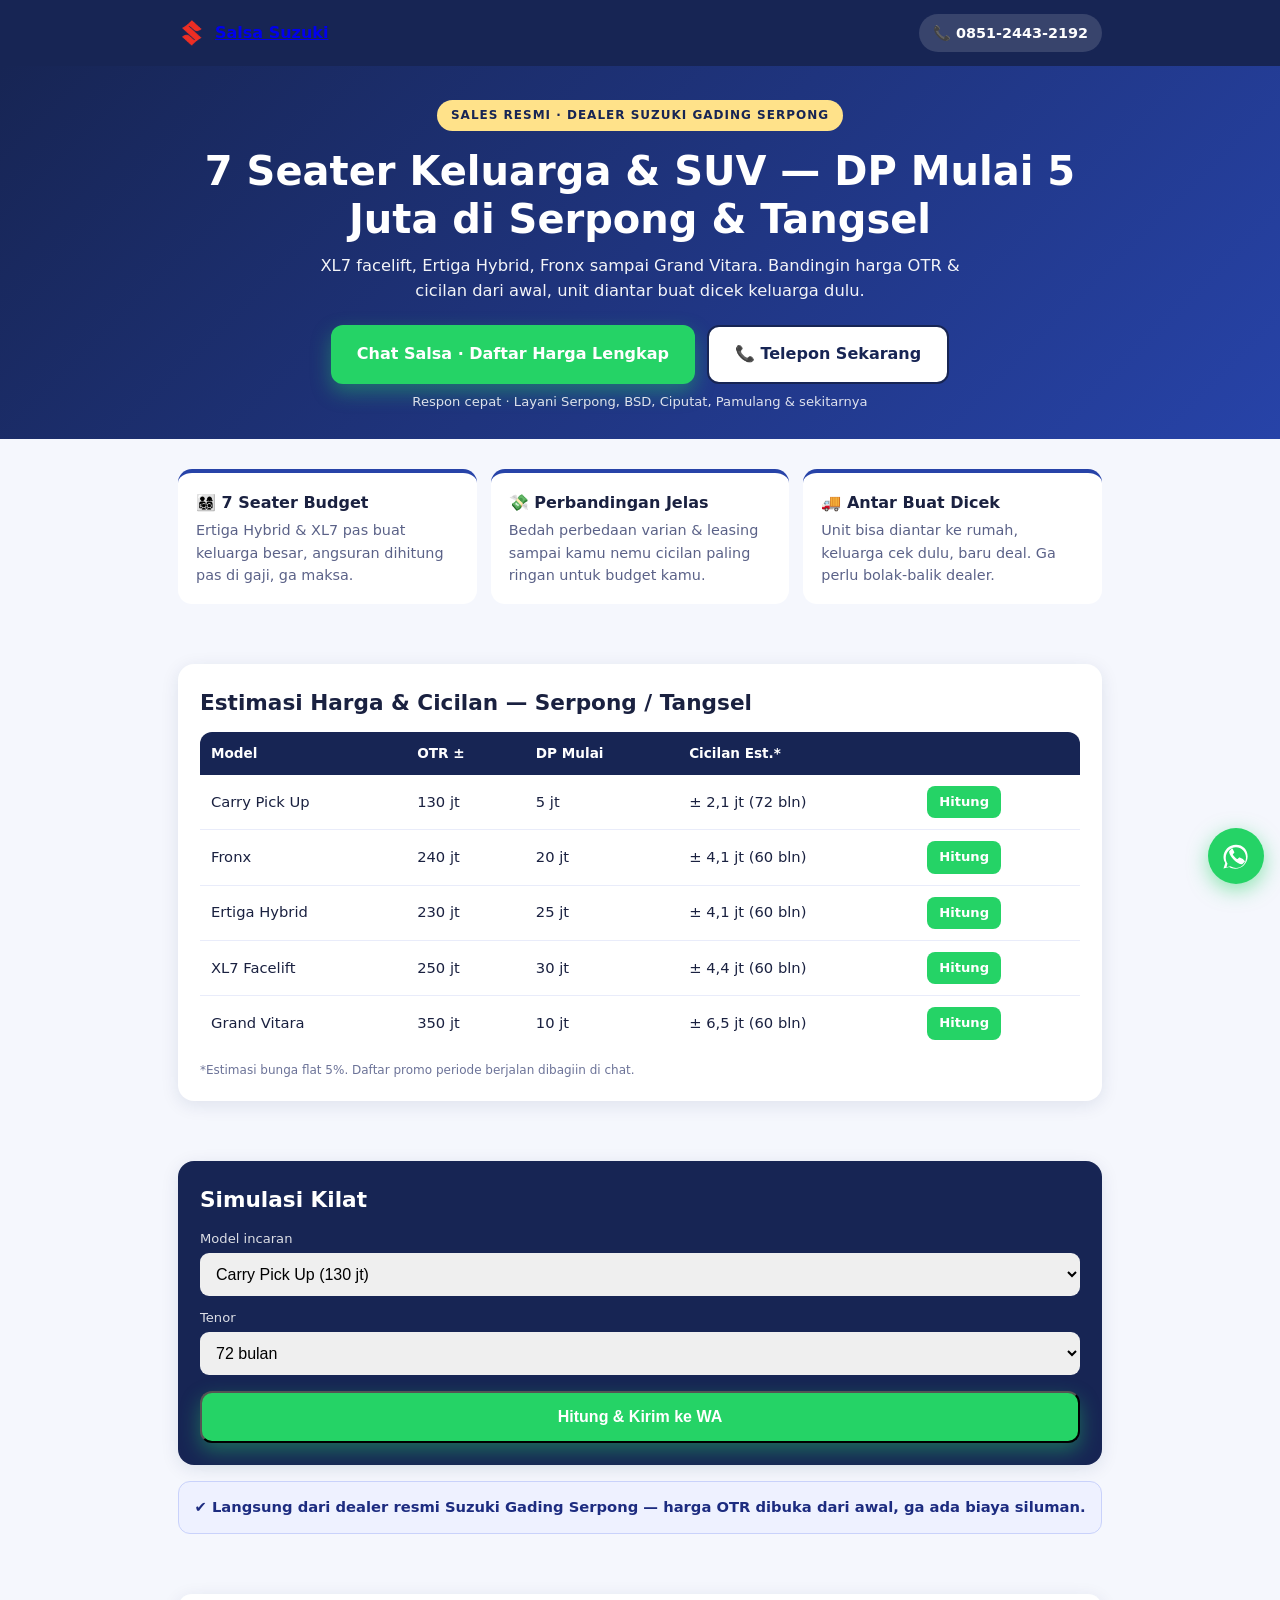
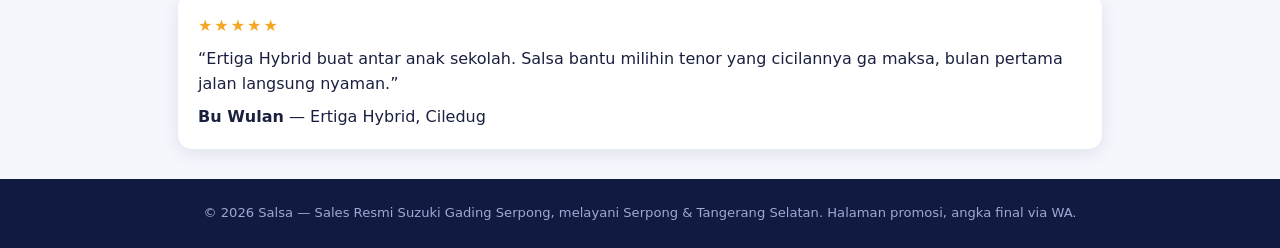
<file: lp/index.html>
<!DOCTYPE html>
<html lang="id">
<head>
    <meta charset="UTF-8" />
    <meta name="viewport" content="width=device-width, initial-scale=1.0" />
    <meta name="robots" content="noindex, nofollow" />
    <meta name="theme-color" content="#172554">
    <title>Promo DP Suzuki Serpong &amp; Tangsel 5 Jt | Salsa 0851-2443-2192</title>
    <meta name="description" content="Bandingin promo DP Suzuki buat area Serpong &amp; Tangsel: mulai 5 jt, opsi 7 seater keluarga, semua leasing. Chat Salsa 0851-2443-2192 sekarang." />
<!-- Google Tag Manager -->
<script>(function(w,d,s,l,i){w[l]=w[l]||[];w[l].push({'gtm.start': new Date().getTime(),event:'gtm.js'});var f=d.getElementsByTagName(s)[0],j=d.createElement(s),dl=l!='dataLayer'?'&l='+l:'';j.async=true;j.src='https://www.googletagmanager.com/gtm.js?id='+i+dl;f.parentNode.insertBefore(j,f);})(window,document,'script','dataLayer','GTM-MKH8C7TL');</script>
<!-- End Google Tag Manager -->
    <style>
        *{margin:0;padding:0;box-sizing:border-box}
        body{font-family:'Segoe UI','Manrope',system-ui,sans-serif;background:#f5f7fd;color:#1a2140;line-height:1.55}
        .wrap{max-width:960px;margin:0 auto;padding:0 18px}
        header{background:#172554;color:#fff;padding:14px 0;position:sticky;top:0;z-index:50}
        header .wrap{display:flex;align-items:center;justify-content:space-between;gap:10px;flex-wrap:wrap}
        .logo{display:flex;align-items:center;gap:9px;font-weight:800}
        .logo img{width:28px;height:28px}
        .ph{font-weight:700;text-decoration:none;color:#fff;background:rgba(255,255,255,.14);padding:8px 14px;border-radius:999px;font-size:.9rem}
        .hero{background:linear-gradient(135deg,#172554,#2743a8);color:#fff;padding:34px 0 26px;text-align:center}
        .hero .badge{display:inline-block;background:#ffe28a;color:#172554;font-weight:800;font-size:.75rem;letter-spacing:1px;padding:6px 14px;border-radius:999px;text-transform:uppercase}
        .hero h1{font-size:clamp(1.55rem,4vw,2.5rem);margin:16px 0 10px;line-height:1.2}
        .hero p{font-size:1.02rem;opacity:.95;max-width:640px;margin:0 auto}
        .hero .cta{display:flex;gap:12px;justify-content:center;flex-wrap:wrap;margin:22px 0 8px}
        .btn{display:inline-flex;align-items:center;gap:8px;padding:15px 26px;border-radius:12px;font-weight:800;text-decoration:none;font-size:1rem;transition:transform .15s}
        .btn:hover{transform:translateY(-2px)}
        .wa{background:#25d366;color:#fff;box-shadow:0 8px 20px rgba(37,211,102,.4)}
        .call{background:#fff;color:#172554;border:2px solid #172554}
        .hero .sub{font-size:.82rem;opacity:.85}
        section{padding:30px 0}
        .card{background:#fff;border-radius:16px;padding:22px;box-shadow:0 4px 18px rgba(23,37,84,.1)}
        h2{font-size:1.35rem;margin-bottom:12px}
        .grid3{display:grid;grid-template-columns:repeat(auto-fit,minmax(230px,1fr));gap:14px}
        .benefit{background:#fff;border-radius:14px;padding:18px;border-top:4px solid #2743a8}
        .benefit b{display:block;margin-bottom:4px}
        .benefit p{font-size:.9rem;color:#5b6288}
        table{width:100%;border-collapse:collapse;background:#fff;border-radius:12px;overflow:hidden}
        th{background:#172554;color:#fff;padding:11px;font-size:.85rem;text-align:left}
        td{padding:11px;border-bottom:1px solid #e9ecfa;font-size:.92rem}
        tr:last-child td{border-bottom:none}
        .btn-sm{display:inline-block;background:#25d366;color:#fff;padding:6px 12px;border-radius:8px;text-decoration:none;font-weight:700;font-size:.82rem}
        .kal{background:#172554;color:#fff}
        .kal label{display:block;font-size:.82rem;opacity:.85;margin:12px 0 4px}
        .kal select{width:100%;padding:12px;border-radius:9px;border:0;font-size:1rem}
        .kal .btn{width:100%;justify-content:center;margin-top:16px}
        .garansi{text-align:center;background:#eef1ff;border:1px solid #c9d2fb;color:#1d2c80;padding:14px;border-radius:12px;font-weight:700;font-size:.92rem}
        .testi{background:#fff;border-radius:14px;padding:20px;box-shadow:0 4px 18px rgba(23,37,84,.1)}
        .stars{color:#f5a623;letter-spacing:2px}
        footer{background:#101b3f;color:#9fa8d6;padding:24px 0;text-align:center;font-size:.82rem}
        .float{position:fixed;right:16px;bottom:16px;background:#25d366;width:56px;height:56px;border-radius:50%;display:flex;align-items:center;justify-content:center;box-shadow:0 6px 20px rgba(37,211,102,.5);z-index:99}
        .float img{width:30px;height:30px}
        @media(max-width:520px){header .ph{display:block;width:100%;text-align:center;margin-top:6px}}
    </style>
</head>
<body>
<noscript><iframe src="https://www.googletagmanager.com/ns.html?id=GTM-MKH8C7TL"
  height="0" width="0" style="display:none;visibility:hidden"></iframe></noscript>

<header>
    <div class="wrap">
        <a class="logo" href="/lp/"><img src="/assets/img/logosuzuki.webp" alt="Logo Suzuki" /> Salsa&nbsp;Suzuki</a>
        <a class="ph" href="tel:+6285124432192">&#128222; 0851-2443-2192</a>
    </div>
</header>

<section class="hero">
    <div class="wrap">
        <span class="badge">Sales Resmi &middot; Dealer Suzuki Gading Serpong</span>
        <h1>7 Seater Keluarga &amp; SUV — DP Mulai 5 Juta di Serpong &amp; Tangsel</h1>
        <p>XL7 facelift, Ertiga Hybrid, Fronx sampai Grand Vitara. Bandingin harga OTR &amp; cicilan dari awal, unit diantar buat dicek keluarga dulu.</p>
        <div class="cta">
            <a class="btn wa" href="https://wa.me/6285124432192?text=hallo%20kak%20Salsa%2C%20mau%20tanya%20untuk%20unit%20suzukinya">Chat Salsa &middot; Daftar Harga Lengkap</a>
            <a class="btn call" href="tel:+6285124432192">&#128222; Telepon Sekarang</a>
        </div>
        <p class="sub">Respon cepat &middot; Layani Serpong, BSD, Ciputat, Pamulang &amp; sekitarnya</p>
    </div>
</section>

<section>
    <div class="wrap">
        <div class="grid3">
            <div class="benefit"><b>👨‍👩‍👧‍👦 7 Seater Budget</b><p>Ertiga Hybrid &amp; XL7 pas buat keluarga besar, angsuran dihitung pas di gaji, ga maksa.</p></div>
            <div class="benefit"><b>💸 Perbandingan Jelas</b><p>Bedah perbedaan varian &amp; leasing sampai kamu nemu cicilan paling ringan untuk budget kamu.</p></div>
            <div class="benefit"><b>🚚 Antar Buat Dicek</b><p>Unit bisa diantar ke rumah, keluarga cek dulu, baru deal. Ga perlu bolak-balik dealer.</p></div>
        </div>
    </div>
</section>

<section>
    <div class="wrap">
        <div class="card">
            <h2>Estimasi Harga &amp; Cicilan — Serpong / Tangsel</h2>
            <table>
                <tr><th>Model</th><th>OTR ±</th><th>DP Mulai</th><th>Cicilan Est.*</th><th></th></tr>
                <tr><td>Carry Pick Up</td><td>130 jt</td><td>5 jt</td><td>± 2,1 jt (72 bln)</td><td><a class="btn-sm" href="https://wa.me/6285124432192?text=hallo%20kak%20Salsa%2C%20mau%20tanya%20untuk%20unit%20Carry%20Pick%20Up%20nya">Hitung</a></td></tr>
                <tr><td>Fronx</td><td>240 jt</td><td>20 jt</td><td>± 4,1 jt (60 bln)</td><td><a class="btn-sm" href="https://wa.me/6285124432192?text=hallo%20kak%20Salsa%2C%20mau%20tanya%20untuk%20unit%20Fronx%20nya">Hitung</a></td></tr>
                <tr><td>Ertiga Hybrid</td><td>230 jt</td><td>25 jt</td><td>± 4,1 jt (60 bln)</td><td><a class="btn-sm" href="https://wa.me/6285124432192?text=hallo%20kak%20Salsa%2C%20mau%20tanya%20untuk%20unit%20Ertiga%20Hybrid%20nya">Hitung</a></td></tr>
                <tr><td>XL7 Facelift</td><td>250 jt</td><td>30 jt</td><td>± 4,4 jt (60 bln)</td><td><a class="btn-sm" href="https://wa.me/6285124432192?text=hallo%20kak%20Salsa%2C%20mau%20tanya%20untuk%20unit%20XL7%20nya">Hitung</a></td></tr>
                <tr><td>Grand Vitara</td><td>350 jt</td><td>10 jt</td><td>± 6,5 jt (60 bln)</td><td><a class="btn-sm" href="https://wa.me/6285124432192?text=hallo%20kak%20Salsa%2C%20mau%20tanya%20untuk%20unit%20Grand%20Vitara%20nya">Hitung</a></td></tr>
            </table>
            <p style="font-size:.75rem;color:#6c7398;margin-top:10px">*Estimasi bunga flat 5%. Daftar promo periode berjalan dibagiin di chat.</p>
        </div>
    </div>
</section>

<section>
    <div class="wrap">
        <div class="kal card">
            <h2>Simulasi Kilat</h2>
            <label>Model incaran</label>
            <select id="m">
                <option value="130000000|Carry Pick Up">Carry Pick Up (130 jt)</option>
                <option value="240000000|Fronx">Fronx (240 jt)</option>
                <option value="230000000|Ertiga Hybrid">Ertiga Hybrid (230 jt)</option>
                <option value="250000000|XL7">XL7 (250 jt)</option>
                <option value="350000000|Grand Vitara">Grand Vitara (350 jt)</option>
            </select>
            <label>Tenor</label>
            <select id="t">
                <option>48 bulan</option>
                <option>60 bulan</option>
                <option selected>72 bulan</option>
            </select>
            <button class="btn wa" onclick="hitung()">Hitung &amp; Kirim ke WA</button>
        </div>
        <div class="garansi" style="margin-top:16px">&#10004; Langsung dari dealer resmi Suzuki Gading Serpong — harga OTR dibuka dari awal, ga ada biaya siluman.</div>
    </div>
</section>

<section>
    <div class="wrap">
        <div class="testi">
            <span class="stars">&#9733;&#9733;&#9733;&#9733;&#9733;</span>
            <p style="margin:8px 0">&ldquo;Ertiga Hybrid buat antar anak sekolah. Salsa bantu milihin tenor yang cicilannya ga maksa, bulan pertama jalan langsung nyaman.&rdquo;</p>
            <b>Bu Wulan</b> &mdash; Ertiga Hybrid, Ciledug
        </div>
    </div>
</section>

<footer>
    <div class="wrap">
        &copy; 2026 Salsa &mdash; Sales Resmi Suzuki Gading Serpong, melayani Serpong &amp; Tangerang Selatan. Halaman promosi, angka final via WA.
    </div>
</footer>

<a class="float" href="https://wa.me/6285124432192?text=hallo%20kak%20Salsa%2C%20mau%20tanya%20untuk%20unit%20suzukinya" target="_blank" rel="noopener" aria-label="Chat WhatsApp Salsa"><img src="data:image/svg+xml,%3Csvg xmlns='http://www.w3.org/2000/svg' width='30' height='30' viewBox='0 0 24 24' fill='%23ffffff'%3E%3Cpath d='M17.5 14.4l-2.5-1.2c-.2-.1-.5-.1-.7.1l-.8.9c-.2.2-.4.3-.7.1-1-.5-2.8-2.3-3.3-3.3-.1-.3 0-.5.1-.7l.9-.8c.2-.2.2-.5.1-.7l-1.2-2.5c-.2-.4-.6-.5-.9-.2l-1.6 1.6c-.3.3-.4.6-.4 1 .3 1.6 1.3 3.8 3.7 6.2 2.4 2.4 4.6 3.4 6.2 3.7.4 0 .7-.1 1-.4l1.6-1.6c.3-.3.2-.7-.2-.9zM12 21.5c-1.5 0-2.9-.4-4.2-1.1l-.3-.2-3.1.8.8-3-.2-.3c-.8-1.3-1.2-2.8-1.2-4.4C4 8.7 7.6 5 12 5s8 3.7 8 8.3-3.6 8.2-8 8.2zM12 3C6.5 3 2 7.4 2 12.8c0 1.7.5 3.4 1.4 4.8L2 22l4.6-1.2c1.4.8 3 1.3 4.7 1.3 5.5 0 10-4.4 10-9.8S17.5 3 12 3z'/%3E%3C/svg%3E" alt="WhatsApp" /></a>

<script>
    function hitung() {
        var p = document.getElementById('m').value.split('|');
        var otr = parseInt(p[0],10), md = p[1], tenor = parseInt(document.getElementById('t').value,10);
        var dp = Math.round(otr*0.2), sisa = otr - dp, ang = Math.round(sisa/tenor + sisa*0.05/12);
        var rp = function(n){return 'Rp '+n.toLocaleString('id-ID');};
        var teks = 'Halo kak Salsa, aku coba simulasi kilat di halaman promo.\nModel: '+md+'\nDP: '+rp(dp)+'\nTenor: '+tenor+' bulan\nPerkiraan angsuran '+rp(ang)+'/bulan. Boleh minta angka final?';
        window.open('https://wa.me/6285124432192?text='+encodeURIComponent(teks),'_blank');
    }
</script>
<script src="/assets/js/track.js" defer></script>
</body>
</html>
</file>
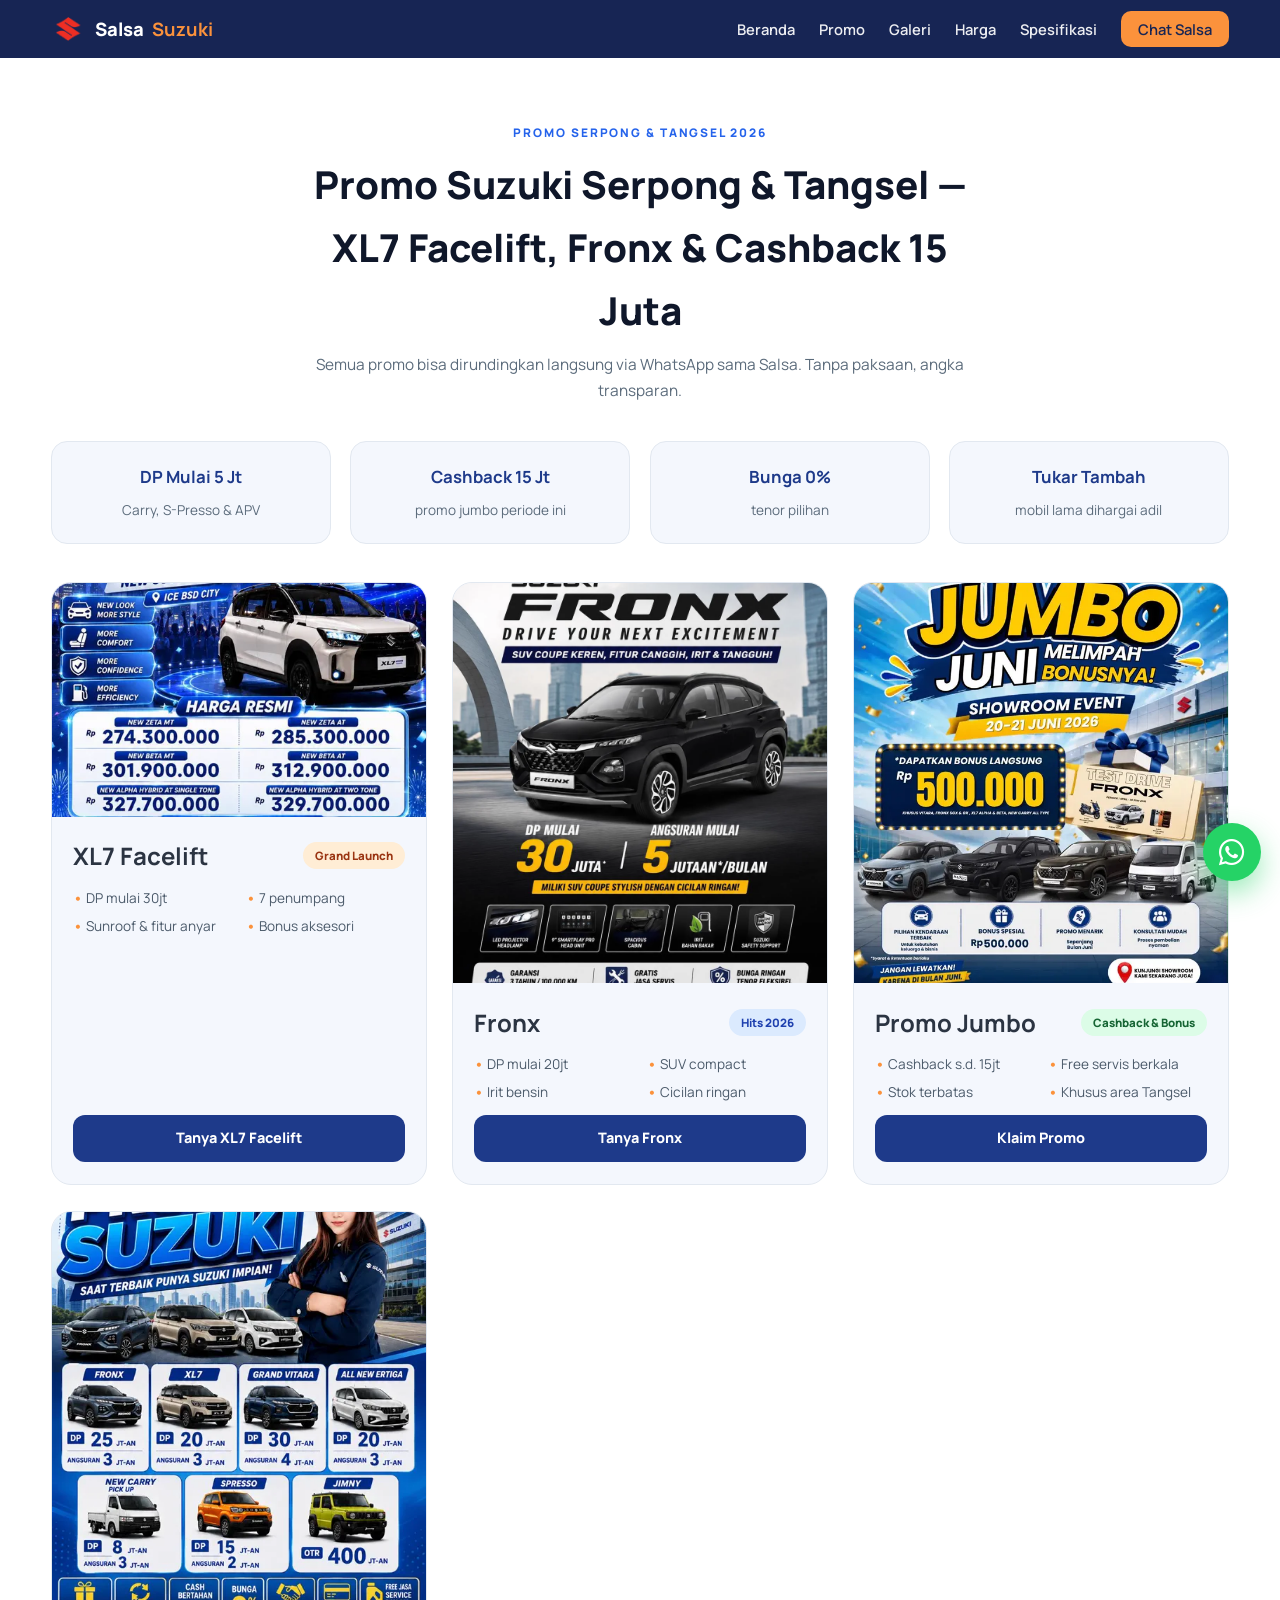
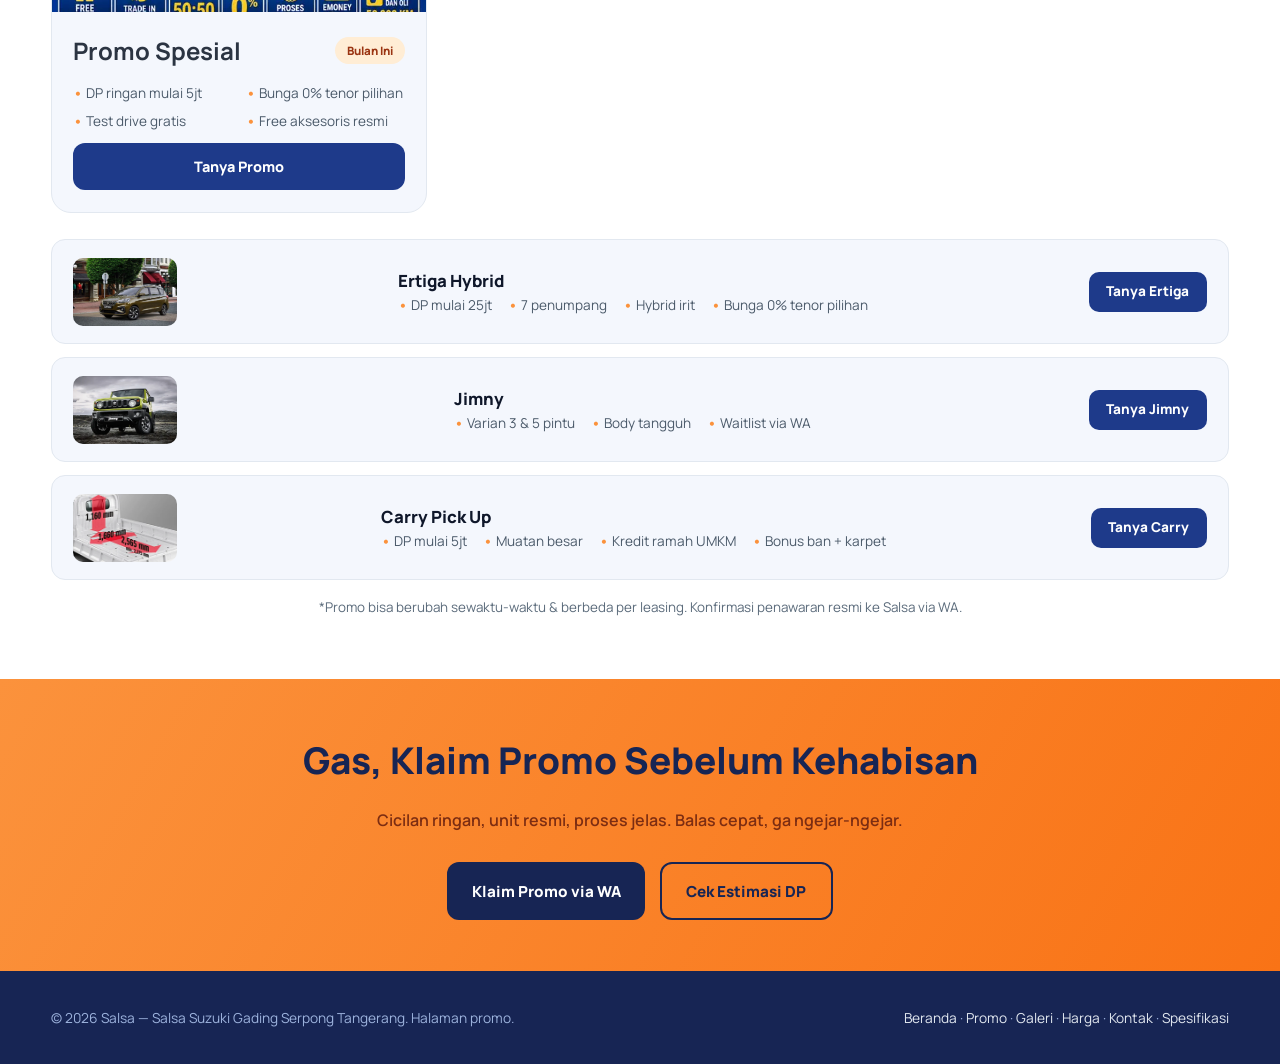
<file: promo/index.html>
<!DOCTYPE html>
<html lang="id">
<head><!-- Google Tag Manager -->
<script>(function(w,d,s,l,i){w[l]=w[l]||[];w[l].push({'gtm.start': new Date().getTime(),event:'gtm.js'});var f=d.getElementsByTagName(s)[0],j=d.createElement(s),dl=l!='dataLayer'?'&l='+l:'';j.async=true;j.src='https://www.googletagmanager.com/gtm.js?id='+i+dl;f.parentNode.insertBefore(j,f);})(window,document,'script','dataLayer','GTM-MKH8C7TL');</script>
<!-- End Google Tag Manager -->
<!--GTM_HEAD_MARKER-->


    <meta charset="UTF-8" />
    <meta name="viewport" content="width=device-width, initial-scale=1.0, viewport-fit=cover"/>
    <meta name="theme-color" content="#172554">
    <meta name="mobile-web-app-capable" content="yes">
    <meta name="apple-mobile-web-app-capable" content="yes">
    <meta name="apple-mobile-web-app-status-bar-style" content="default">

    <title>Promo Suzuki Serpong 2026 - XL7 Facelift, Fronx | Salsa</title>
    <meta name="description" content="Promo Suzuki Serpong &amp; Tangsel 2026: XL7 Facelift grand launch, Fronx, cashback s.d. 15jt, DP mulai 5jt. Konsultasi gratis bareng Salsa 0851-2443-2192." />

    <meta property="og:title" content="Promo Suzuki Serpong &amp; Tangsel 2026 - Salsa Suzuki" />
    <meta property="og:description" content="Promo Suzuki Serpong &amp; Tangsel terbaru: XL7 Facelift, Fronx, cashback s.d. 15jt, DP mulai 5jt. Chat Salsa 0851-2443-2192." />
    <meta property="og:image" content="https://dealersuzukigadingserpong.com/assets/img/grand-launch-xl7-facelift.webp" />
    <meta property="og:url" content="https://dealersuzukigadingserpong.com/promo/" />
    <meta property="og:type" content="website" />
    <meta name="twitter:card" content="summary_large_image" />
    <meta name="twitter:title" content="Promo Suzuki Serpong &amp; Tangsel 2026 - Salsa Suzuki" />
    <meta name="twitter:description" content="Promo Suzuki Serpong &amp; Tangsel terbaru: XL7 Facelift, Fronx, cashback s.d. 15jt, DP mulai 5jt. Chat Salsa 0851-2443-2192." />
    <meta name="twitter:image" content="https://dealersuzukigadingserpong.com/assets/img/grand-launch-xl7-facelift.webp" />

    <meta name="keywords" content="suzuki gading serpong, suzuki serpong, dp ringan suzuki, harga otr suzuki, promo suzuki 2026, suzuki carry pick up, suzuki jimny, suzuki fronx, suzuki ertiga hybrid, suzuki grand vitara, suzuki xl7, salsa suzuki, sales suzuki gading serpong, simulasi kredit suzuki, test drive suzuki, uang muka mobil" />

    <meta name="geo.region" content="ID-BT" />
    <meta name="geo.placename" content="Serpong, Tangerang Selatan, Banten" />
    <meta name="geo.position" content="-6.2489;106.6234" />
    <meta name="ICBM" content="-6.2489, 106.6234" />

    <link rel="canonical" href="https://dealersuzukigadingserpong.com/promo/" />
    <meta name="robots" content="index, follow" />

    <link rel="icon" href="/assets/img/favicon.png" type="image/png">
    <link rel="apple-touch-icon" href="/assets/img/favicon.png">
    <link rel="shortcut icon" href="/assets/img/favicon.png" type="image/png">
    <link rel="icon" href="/assets/img/favicon.ico">

    <link rel="preconnect" href="https://fonts.googleapis.com">
    <link rel="preconnect" href="https://fonts.gstatic.com" crossorigin>
    <link href="https://fonts.googleapis.com/css2?family=Manrope:wght@400;500;600;700;800&display=swap" rel="stylesheet">
    <link href='https://unpkg.com/boxicons@2.1.4/css/boxicons.min.css' rel='stylesheet'>
    <link rel="stylesheet" href="/assets/css/style.css">
    <link rel="stylesheet" href="/assets/css/app-mobile.css">
    <script type="application/ld+json">
    {
        "@context": "https://schema.org",
        "@type": "BreadcrumbList",
        "itemListElement": [
            { "@type": "ListItem", "position": 1, "name": "Beranda", "item": "https://dealersuzukigadingserpong.com/" },
            { "@type": "ListItem", "position": 2, "name": "Promo", "item": "https://dealersuzukigadingserpong.com/promo/" }
        ]
    }
    </script>
</head>
<body><!--GTM_NOSCRIPT_MARKER-->
<noscript><iframe src="https://www.googletagmanager.com/ns.html?id=GTM-MKH8C7TL"
  height="0" width="0" style="display:none;visibility:hidden"></iframe></noscript>


    <nav class="cs-nav">
        <div class="cs-wrap">
            <a href="/" class="cs-brand"><img width="30" height="30" loading="eager" src="/assets/img/logosuzuki.webp" alt="Logo Suzuki resmi" /> Salsa<b>Suzuki</b></a>
            <button class="cs-burger" aria-label="Menu" onclick="document.getElementById('csMenu').classList.toggle('cs-open')">&#9776;</button>
            <ul class="cs-menu" id="csMenu">
                <li><a href="/">Beranda</a></li>
                <li><a href="/promo/" aria-current="page">Promo</a></li>
                <li><a href="/galeri/">Galeri</a></li>
                <li><a href="/harga/">Harga</a></li>
                <li><a href="/spesifikasi/">Spesifikasi</a></li>
                <li><a href="/kontak/" class="cs-cta">Chat Salsa</a></li>
            </ul>
        </div>
    </nav>

    <section class="cs-sec">
        <div class="cs-wrap">
            <div class="cs-page-head cs-reveal">
                <span class="cs-eyebrow">Promo Serpong &amp; Tangsel 2026</span>
                <h1>Promo Suzuki Serpong &amp; Tangsel — XL7 Facelift, Fronx &amp; Cashback 15 Juta</h1>
                <p>Semua promo bisa dirundingkan langsung via WhatsApp sama Salsa. Tanpa paksaan, angka transparan.</p>
            </div>

            <div class="cs-banner cs-reveal">
                <div><b>DP Mulai 5 Jt</b><span>Carry, S-Presso &amp; APV</span></div>
                <div><b>Cashback 15 Jt</b><span>promo jumbo periode ini</span></div>
                <div><b>Bunga 0%</b><span>tenor pilihan</span></div>
                <div><b>Tukar Tambah</b><span>mobil lama dihargai adil</span></div>
            </div>

            <div class="cs-cards cs-reveal">
                <article class="cs-card">
                    <img loading="lazy" src="/assets/img/grand-launch-xl7-facelift.webp" alt="Grand launch XL7 Facelift promo Suzuki Serpong &amp; Tangsel Salsa" />
                    <div class="cs-card-body">
                        <div class="cs-card-top"><h2>XL7 Facelift</h2><span class="cs-chip cs-chip-orange">Grand Launch</span></div>
                        <ul><li>DP mulai 30jt</li><li>7 penumpang</li><li>Sunroof &amp; fitur anyar</li><li>Bonus aksesori</li></ul>
                        <a class="cs-card-wa" href="https://wa.me/6285124432192?text=hallo%20kak%20Salsa%2C%20mau%20tanya%20untuk%20unit%20XL7%20Facelift%20nya" target="_blank" rel="noopener">Tanya XL7 Facelift</a>
                    </div>
                </article>
                <article class="cs-card">
                    <img width="800" height="400" loading="lazy" src="/assets/img/promo-fronx.webp" alt="Promo Suzuki Fronx Serpong Salsa Suzuki" />
                    <div class="cs-card-body">
                        <div class="cs-card-top"><h2>Fronx</h2><span class="cs-chip cs-chip-blue">Hits 2026</span></div>
                        <ul><li>DP mulai 20jt</li><li>SUV compact</li><li>Irit bensin</li><li>Cicilan ringan</li></ul>
                        <a class="cs-card-wa" href="https://wa.me/6285124432192?text=hallo%20kak%20Salsa%2C%20mau%20tanya%20untuk%20unit%20Fronx%20nya" target="_blank" rel="noopener">Tanya Fronx</a>
                    </div>
                </article>
                <article class="cs-card">
                    <img width="800" height="400" loading="lazy" src="/assets/img/promo-jumbo-juni.webp" alt="Promo jumbo Suzuki Serpong cashback Salsa" />
                    <div class="cs-card-body">
                        <div class="cs-card-top"><h2>Promo Jumbo</h2><span class="cs-chip cs-chip-green">Cashback &amp; Bonus</span></div>
                        <ul><li>Cashback s.d. 15jt</li><li>Free servis berkala</li><li>Stok terbatas</li><li>Khusus area Tangsel</li></ul>
                        <a class="cs-card-wa" href="https://wa.me/6285124432192?text=hallo%20kak%20Salsa%2C%20mau%20tanya%20untuk%20unit%20suzukinya" target="_blank" rel="noopener">Klaim Promo</a>
                    </div>
                </article>
                <article class="cs-card">
                    <img width="800" height="400" loading="lazy" src="/assets/img/promo-suzuki.webp" alt="Promo Suzuki Serpong &amp; Tangsel spesial bulan ini Salsa" />
                    <div class="cs-card-body">
                        <div class="cs-card-top"><h2>Promo Spesial</h2><span class="cs-chip cs-chip-orange">Bulan Ini</span></div>
                        <ul><li>DP ringan mulai 5jt</li><li>Bunga 0% tenor pilihan</li><li>Test drive gratis</li><li>Free aksesoris resmi</li></ul>
                        <a class="cs-card-wa" href="https://wa.me/6285124432192?text=hallo%20kak%20Salsa%2C%20mau%20tanya%20untuk%20unit%20suzukinya" target="_blank" rel="noopener">Tanya Promo</a>
                    </div>
                </article>
            </div>

            <div class="cs-list cs-reveal" style="margin-top:1.6rem;">
                <div class="cs-model-row">
                    <img width="300" height="192" loading="lazy" src="/assets/img/salsa-ertiga-serpong.webp" alt="Suzuki Ertiga Hybrid promo kredit Serpong Salsa" />
                    <div><h3>Ertiga Hybrid</h3><ul><li>DP mulai 25jt</li><li>7 penumpang</li><li>Hybrid irit</li><li>Bunga 0% tenor pilihan</li></ul></div>
                    <a href="https://wa.me/6285124432192?text=hallo%20kak%20Salsa%2C%20mau%20tanya%20untuk%20unit%20Ertiga%20Hybrid%20nya" target="_blank" rel="noopener">Tanya Ertiga</a>
                </div>
                <div class="cs-model-row">
                    <img width="300" height="192" loading="lazy" src="/assets/img/salsa-jimny-serpong.webp" alt="Suzuki Jimny waitlist Serpong Salsa" />
                    <div><h3>Jimny</h3><ul><li>Varian 3 &amp; 5 pintu</li><li>Body tangguh</li><li>Waitlist via WA</li></ul></div>
                    <a href="https://wa.me/6285124432192?text=hallo%20kak%20Salsa%2C%20mau%20tanya%20untuk%20unit%20Jimny%20nya" target="_blank" rel="noopener">Tanya Jimny</a>
                </div>
                <div class="cs-model-row">
                    <img width="300" height="192" loading="lazy" src="/assets/img/salsa-carry-pickup-serpong.webp" alt="Suzuki Carry Pick Up kredit UMKM Serpong Salsa" />
                    <div><h3>Carry Pick Up</h3><ul><li>DP mulai 5jt</li><li>Muatan besar</li><li>Kredit ramah UMKM</li><li>Bonus ban + karpet</li></ul></div>
                    <a href="https://wa.me/6285124432192?text=hallo%20kak%20Salsa%2C%20mau%20tanya%20untuk%20unit%20Carry%20Pick%20Up%20nya" target="_blank" rel="noopener">Tanya Carry</a>
                </div>
            </div>

            <p class="cs-note">*Promo bisa berubah sewaktu-waktu &amp; berbeda per leasing. Konfirmasi penawaran resmi ke Salsa via WA.</p>
        </div>
    </section>

    <section class="cs-cta-band">
        <div class="cs-wrap">
            <h2 class="cs-reveal">Gas, Klaim Promo Sebelum Kehabisan</h2>
            <p class="cs-reveal">Cicilan ringan, unit resmi, proses jelas. Balas cepat, ga ngejar-ngejar.</p>
            <div class="cs-actions cs-reveal" style="justify-content:center;">
                <a class="cs-btn cs-btn-dark" href="https://wa.me/6285124432192?text=hallo%20kak%20Salsa%2C%20mau%20tanya%20untuk%20unit%20suzukinya" target="_blank" rel="noopener">Klaim Promo via WA</a>
                <a class="cs-btn cs-btn-line" href="/harga/" style="border-color:var(--cs-navy-deep);color:var(--cs-navy-deep);">Cek Estimasi DP</a>
            </div>
        </div>
    </section>

    <footer class="cs-foot">
        <div class="cs-wrap">
            <div>&copy; 2026 Salsa &mdash; Salsa Suzuki Gading Serpong Tangerang. Halaman promo.</div>
            <div><a href="/">Beranda</a> &middot; <a href="/promo/">Promo</a> &middot; <a href="/galeri/">Galeri</a> &middot; <a href="/harga/">Harga</a> &middot; <a href="/kontak/">Kontak</a> &middot; <a href="/spesifikasi/">Spesifikasi</a></div>
        </div>
    </footer>

    <a class="cs-wa-float" href="https://wa.me/6285124432192?text=hallo%20kak%20Salsa%2C%20mau%20tanya%20untuk%20unit%20suzukinya" target="_blank" rel="noopener" aria-label="Chat WA Salsa">
        <i class="bx bxl-whatsapp"></i>
    </a>

    <script type="application/ld+json">
    {
        "@context": "https://schema.org",
        "@type": "AutoDealer",
        "name": "Salsa Suzuki Gading Serpong",
        "image": "https://dealersuzukigadingserpong.com/assets/img/salsa-suzuki-serpong.webp",
        "url": "https://dealersuzukigadingserpong.com/",
        "telephone": "+6285124432192",
        "priceRange": "Rp 150.000.000 - Rp 500.000.000",
        "address": {
            "@type": "PostalAddress",
            "streetAddress": "Jl. Boulevard Kavling CBD No. 25-26, Kelapa Dua Raya",
            "addressLocality": "Serpong",
            "addressRegion": "Banten",
            "postalCode": "15157",
            "addressCountry": "ID"
        },
        "geo": {
            "@type": "GeoCoordinates",
            "latitude": -6.2489,
            "longitude": 106.6234
        },
        "openingHours": "Mo-Su 08:00-17:00",
        "areaServed": [
            { "@type": "City", "name": "Serpong" },
            { "@type": "City", "name": "Tangerang Selatan" },
            { "@type": "City", "name": "Ciputat" },
            { "@type": "City", "name": "Pamulang" },
            { "@type": "City", "name": "Parung" },
            { "@type": "City", "name": "Setu" },
            { "@type": "City", "name": "Jakarta Timur" },
            { "@type": "City", "name": "Depok" }
        ]
    }
    </script>

    <script src="/assets/js/main.js"></script>
<nav class="cs-appbar" aria-label="Menu cepat">
    <a href="/"><i class="bx bxs-home"></i><span>Mulai</span></a>
    <a href="/promo/"><i class="bx bxs-megaphone"></i><span>Promo</span></a>
    <a class="cs-wa" href="https://wa.me/6285124432192?text=hallo%20kak%20Salsa%2C%20mau%20tanya%20untuk%20unit%20suzukinya" target="_blank" rel="noopener"><i class="bx bxl-whatsapp"></i><span>Salsa</span></a>
    <a href="/harga/"><i class="bx bx-purchase-tag-alt"></i><span>Harga</span></a>
    <a href="/galeri/"><i class="bx bxs-photo-album"></i><span>Bukti</span></a>
</nav>
<script>(function(){var p=location.pathname;document.querySelectorAll('.cs-appbar a').forEach(function(a){if(a.pathname===p)a.classList.add('cs-on')});})();</script><!--TRACK_JS_MARKER-->
<script src="/assets/js/track.js" defer></script>
</body>
</html>
</file>
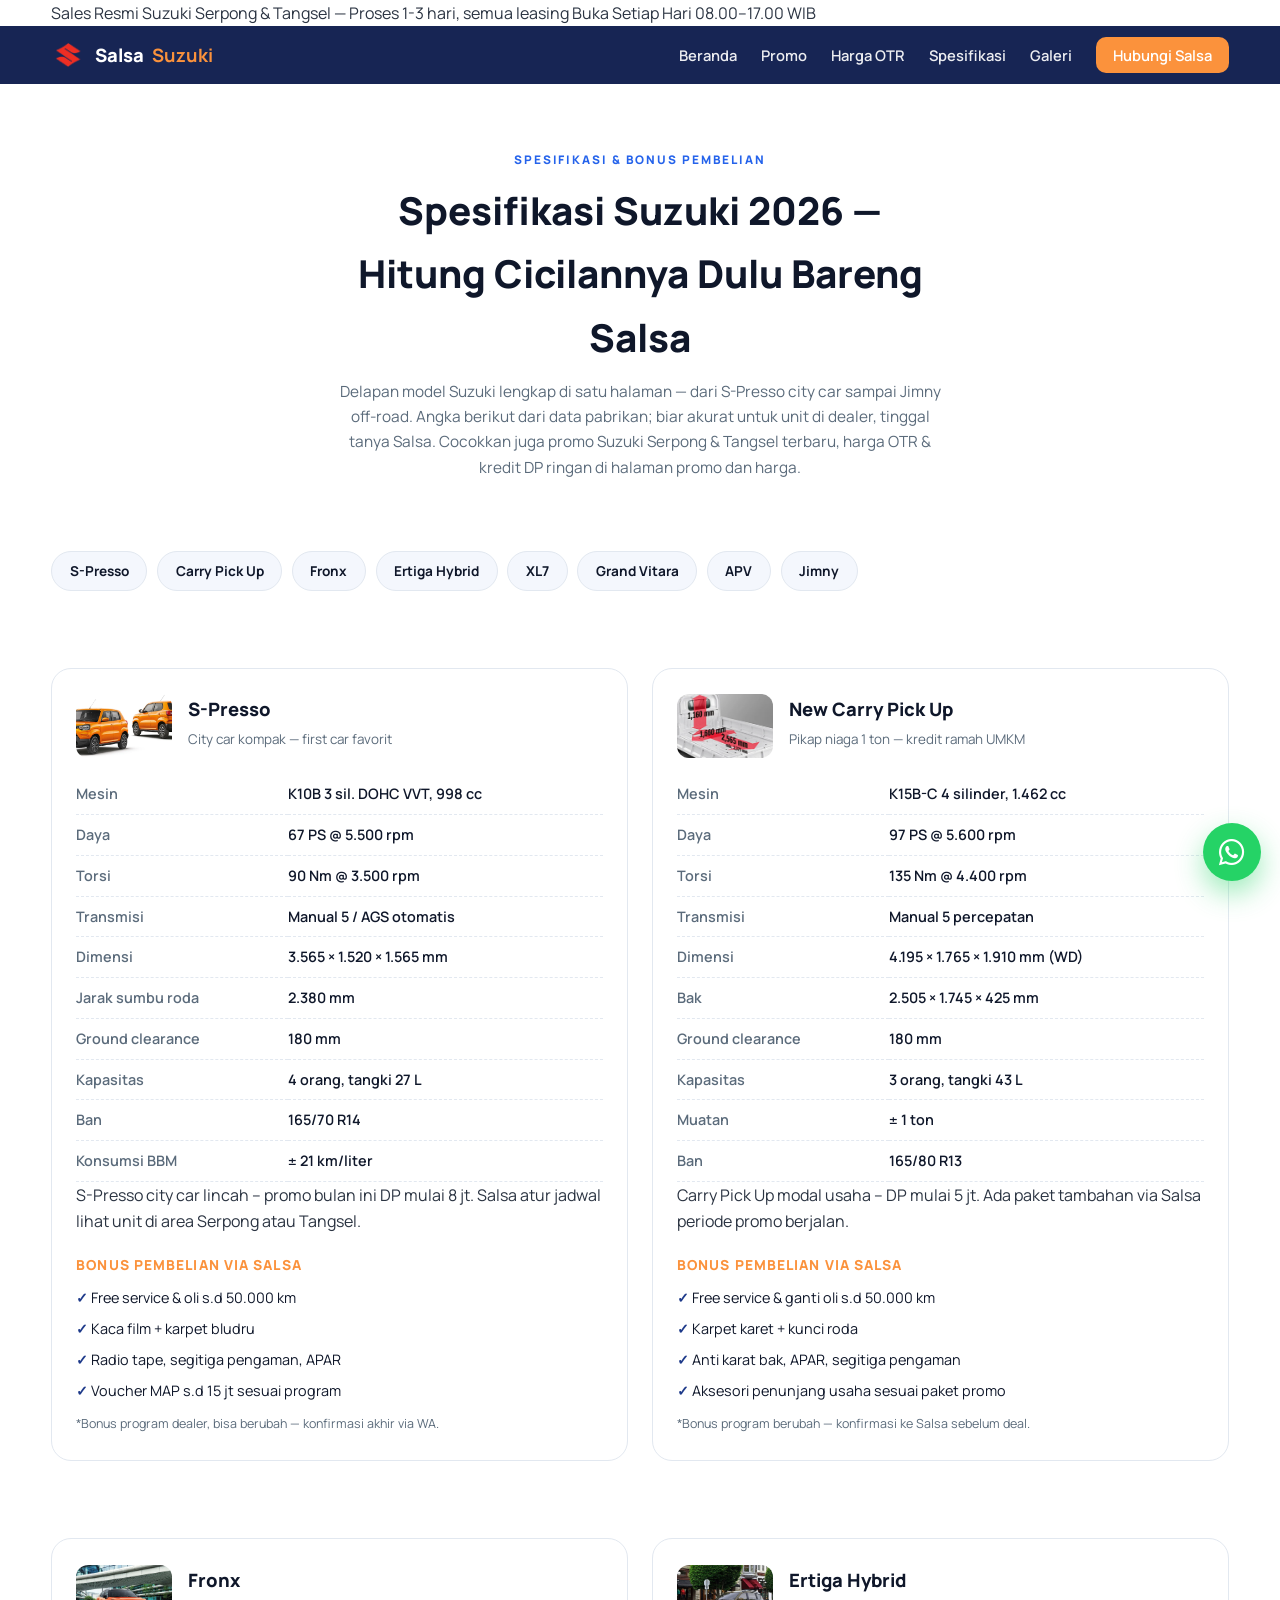
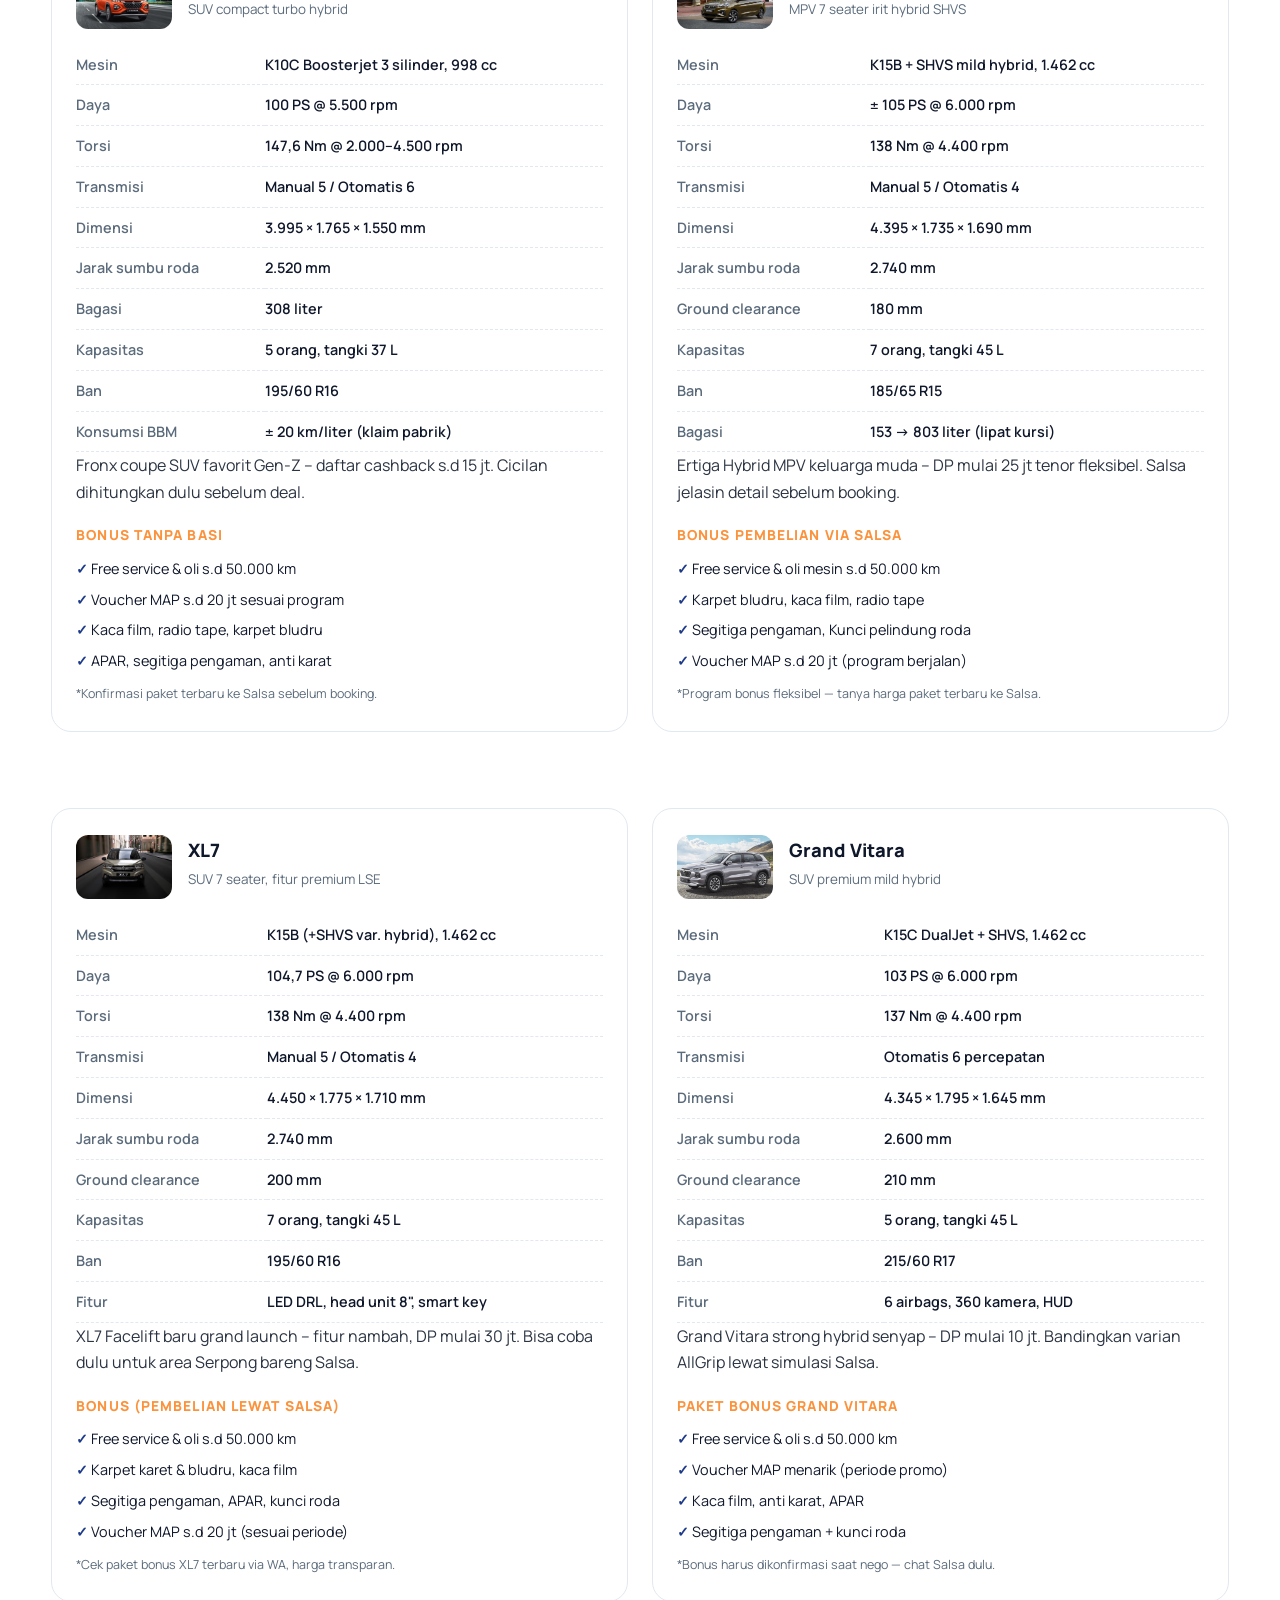
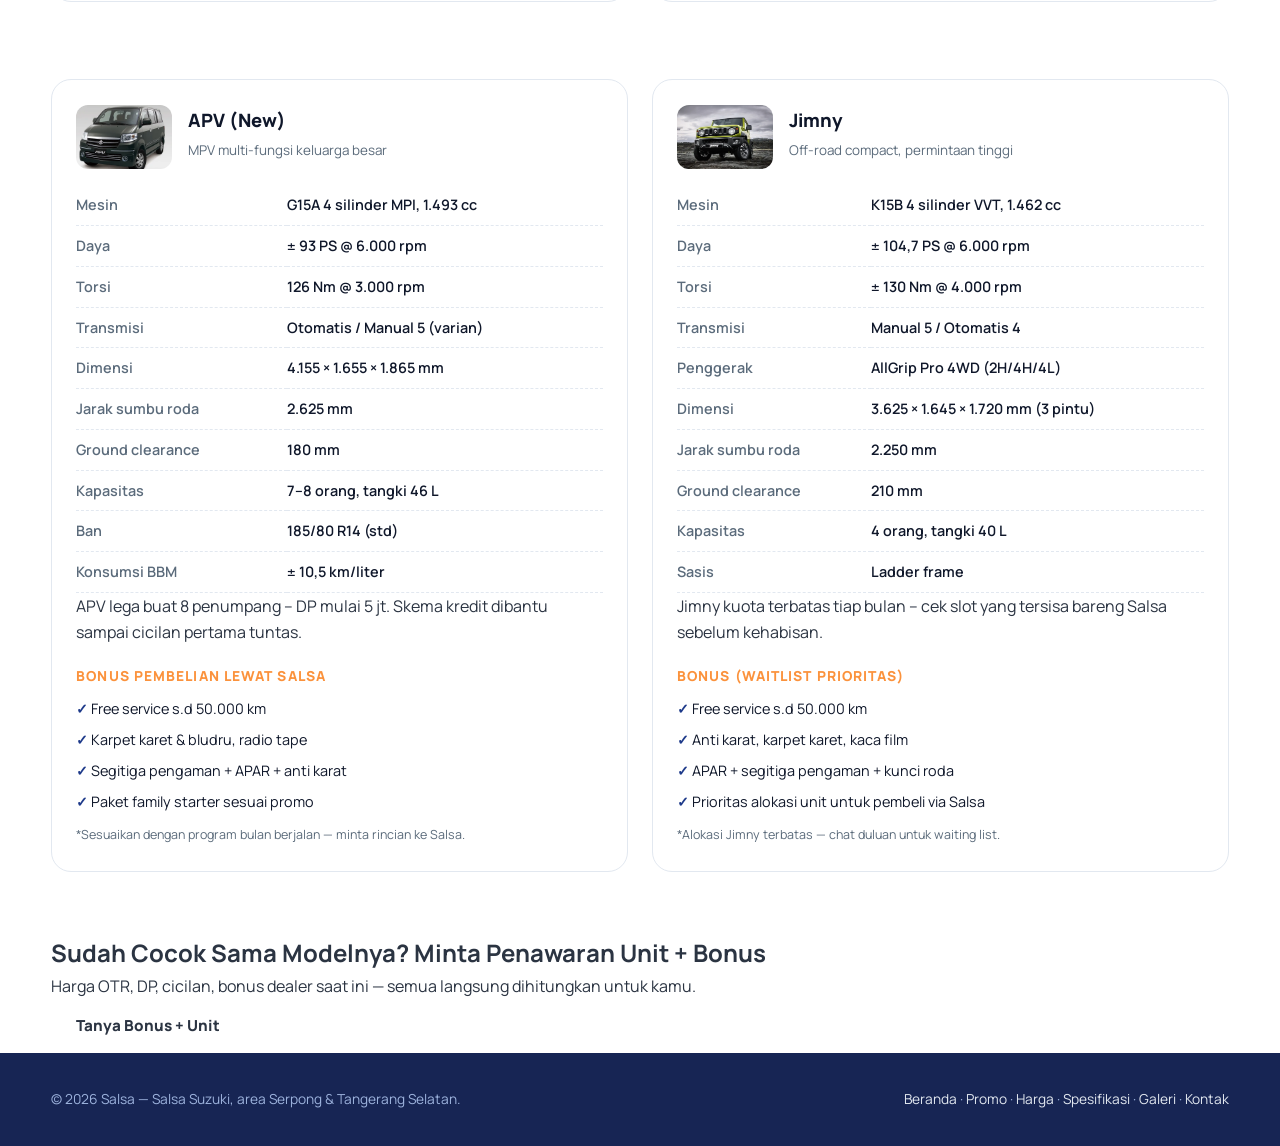
<file: spesifikasi/index.html>
<!DOCTYPE html>
<html lang="id">
<head><!-- Google Tag Manager -->
<script>(function(w,d,s,l,i){w[l]=w[l]||[];w[l].push({'gtm.start': new Date().getTime(),event:'gtm.js'});var f=d.getElementsByTagName(s)[0],j=d.createElement(s),dl=l!='dataLayer'?'&l='+l:'';j.async=true;j.src='https://www.googletagmanager.com/gtm.js?id='+i+dl;f.parentNode.insertBefore(j,f);})(window,document,'script','dataLayer','GTM-MKH8C7TL');</script>
<!-- End Google Tag Manager -->
<!--GTM_HEAD_MARKER-->


    <meta charset="UTF-8" />
    <meta name="viewport" content="width=device-width, initial-scale=1.0, viewport-fit=cover"/>
    <meta name="theme-color" content="#172554">
    <meta name="mobile-web-app-capable" content="yes">
    <meta name="apple-mobile-web-app-capable" content="yes">
    <meta name="apple-mobile-web-app-status-bar-style" content="default">

    <title>Spesifikasi Suzuki 2026 - 8 Model Serpong &amp; Tangsel</title>
    <meta name="description" content="Spesifikasi mobil Suzuki 2026 lengkap: 8 model dari S-Presso sampai Jimny. Data mesin, dimensi, bonus + promo. Konsultasi gratis bareng Salsa 0851-2443-2192." />

    <meta property="og:title" content="Spesifikasi Mobil Suzuki 2026 Lengkap - Salsa Serpong" />
    <meta property="og:description" content="Spesifikasi teknis Suzuki 2026, bonus tiap model &amp; promo Suzuki Serpong &amp; Tangsel. Konsultasi gratis. Chat Salsa 0851-2443-2192." />
    <meta property="og:image" content="https://dealersuzukigadingserpong.com/assets/img/salsa-suzuki-serpong.webp" />
    <meta property="og:url" content="https://dealersuzukigadingserpong.com/spesifikasi/" />
    <meta property="og:type" content="website" />
    <meta name="twitter:card" content="summary_large_image" />
    <meta name="twitter:title" content="Spesifikasi Mobil Suzuki 2026 Lengkap - Salsa Serpong" />
    <meta name="twitter:description" content="Spesifikasi teknis Suzuki 2026, bonus tiap model &amp; promo Suzuki Serpong &amp; Tangsel. Konsultasi gratis. Chat Salsa 0851-2443-2192." />
    <meta name="twitter:image" content="https://dealersuzukigadingserpong.com/assets/img/salsa-suzuki-serpong.webp" />

    <meta name="keywords" content="suzuki gading serpong, spesifikasi mobil suzuki, spesifikasi suzuki 2026, spesifikasi ertiga hybrid, spesifikasi xl7, spesifikasi fronx, spesifikasi jimny, spesifikasi grand vitara, harga suzuki gading serpong, kredit suzuki dp ringan gading serpong" />

    <meta name="geo.region" content="ID-BT" />
    <meta name="geo.placename" content="Serpong, Tangerang Selatan, Banten" />
    <meta name="geo.position" content="-6.2489;106.6234" />
    <meta name="ICBM" content="-6.2489, 106.6234" />

    <link rel="canonical" href="https://dealersuzukigadingserpong.com/spesifikasi/" />
    <meta name="robots" content="index, follow" />

    <link rel="icon" href="/assets/img/favicon.png" type="image/png">
    <link rel="apple-touch-icon" href="/assets/img/favicon.png">
    <link rel="shortcut icon" href="/assets/img/favicon.png" type="image/png">
    <link rel="icon" href="/assets/img/favicon.ico">

    <link rel="preconnect" href="https://fonts.googleapis.com">
    <link rel="preconnect" href="https://fonts.gstatic.com" crossorigin>
    <link href="https://fonts.googleapis.com/css2?family=Manrope:wght@400;500;600;700;800&display=swap" rel="stylesheet">
    <link href='https://unpkg.com/boxicons@2.1.4/css/boxicons.min.css' rel='stylesheet'>
    <link rel="stylesheet" href="/assets/css/style.css">

    <style>
        .cs-chip { display:inline-flex; gap:.5rem; align-items:center; background:var(--cs-soft); border:1px solid #e2e8f0; border-radius:999px; padding:.5rem 1.1rem; font-size:.85rem; font-weight:700; color:var(--cs-ink); text-decoration:none; transition:.25s; }
        .cs-chip:hover { border-color:var(--cs-orange); color:var(--cs-orange); }
        .cs-spec { display:grid; grid-template-columns:repeat(2, minmax(0, 600px)); gap:1.5rem; align-items:start; }
        .cs-spec-card { background:#fff; border:1px solid #e2e8f0; border-radius:20px; padding:1.6rem 1.5rem; transition:.28s; }
        .cs-spec-card:hover { border-color:var(--cs-orange); box-shadow:0 12px 30px rgba(15,23,42,.08); }
        .cs-spec-l { display:flex; gap:1rem; align-items:flex-start; margin-bottom:1rem; }
        .cs-spec-l img { width:96px; height:64px; object-fit:cover; border-radius:12px; }
        .cs-spec-l h3 { font-size:1.15rem; color:var(--cs-ink); font-weight:800; }
        .cs-spec-l small { display:block; color:#5b6b7b; font-size:.84rem; margin-top:.2rem; }
        .cs-spec-tbl { width:100%; border-collapse:collapse; font-size:.9rem; }
        .cs-spec-tbl th { text-align:left; color:#5b6b7b; font-weight:600; padding:.5rem .4rem .5rem 0; white-space:nowrap; vertical-align:top; }
        .cs-spec-tbl td { padding:.5rem 0; color:var(--cs-ink); }
        .cs-spec-tbl tr { border-bottom:1px dashed #e2e8f0; }
        .cs-spec-tbl tr:last-child td, .cs-spec-tbl tr:last-child th { border-bottom:none; }
        .cs-spec-tbl td:last-child { font-weight:600; }
        .cs-bonus { margin:1.2rem 0 0; }
        .cs-bonus-title { font-size:.86rem; font-weight:800; text-transform:uppercase; letter-spacing:.08em; color:var(--cs-orange); margin-bottom:.6rem; }
        .cs-bonus ul { list-style:none; display:flex; flex-direction:column; gap:.45rem; font-size:.9rem; color:var(--cs-ink); }
        .cs-bonus ul li::before { content:"✓ "; color:var(--cs-navy); font-weight:900; }
        .cs-bonus-note { margin-top:.7rem; font-size:.78rem; color:#5b6b7b; }
        .cs-spec h4 { font-size:1rem; color:var(--cs-navy); margin-top:1rem; }
        @media (max-width: 900px) { .cs-spec { grid-template-columns:1fr; } }
    </style>
    <link rel="stylesheet" href="/assets/css/app-mobile.css">
</head>
<body><!--GTM_NOSCRIPT_MARKER-->
<noscript><iframe src="https://www.googletagmanager.com/ns.html?id=GTM-MKH8C7TL"
  height="0" width="0" style="display:none;visibility:hidden"></iframe></noscript>


    <div class="cs-topbar">
        <div class="cs-wrap">
            <span>Sales Resmi Suzuki Serpong &amp; Tangsel &mdash; Proses 1-3 hari, semua leasing</span>
            <span>Buka Setiap Hari 08.00&ndash;17.00 WIB</span>
        </div>
    </div>

    <nav class="cs-nav">
        <div class="cs-wrap">
            <a href="/" class="cs-brand"><img width="30" height="30" loading="eager" src="/assets/img/logosuzuki.webp" alt="Logo Suzuki resmi" /> Salsa<b>Suzuki</b></a>
            <button class="cs-burger" aria-label="Menu" onclick="document.getElementById('csMenu').classList.toggle('cs-open')">&#9776;</button>
            <ul class="cs-menu" id="csMenu">
                <li><a href="/">Beranda</a></li>
                <li><a href="/promo/">Promo</a></li>
                <li><a href="/harga/">Harga OTR</a></li>
                <li><a href="/spesifikasi/" aria-current="page">Spesifikasi</a></li>
                <li><a href="/galeri/">Galeri</a></li>
                <li><a href="/kontak/" class="cs-cta" style="color: white">Hubungi Salsa</a></li>
            </ul>
        </div>
    </nav>

    <section class="cs-sec cs-page-head" style="padding-bottom:1rem;">
        <div class="cs-wrap cs-reveal">
            <span class="cs-eyebrow">Spesifikasi &amp; Bonus Pembelian</span>
            <h1>Spesifikasi Suzuki 2026 — Hitung Cicilannya Dulu Bareng Salsa</h1>
            <p>Delapan model Suzuki lengkap di satu halaman &mdash; dari S-Presso city car sampai Jimny off-road. Angka berikut dari data pabrikan; biar akurat untuk unit di dealer, tinggal tanya Salsa. Cocokkan juga promo Suzuki Serpong &amp; Tangsel terbaru, harga OTR &amp; kredit DP ringan di halaman promo dan harga.</p>
        </div>
    </section>

    <section class="cs-sec" style="padding-top:1rem;">
        <div class="cs-wrap">
            <div class="cs-reveal" style="display:flex; gap:.6rem; flex-wrap:wrap;">
                <a class="cs-chip" href="#cs-spresso">S-Presso</a>
                <a class="cs-chip" href="#cs-carry">Carry Pick Up</a>
                <a class="cs-chip" href="#cs-fronx">Fronx</a>
                <a class="cs-chip" href="#cs-ertiga">Ertiga Hybrid</a>
                <a class="cs-chip" href="#cs-xl7">XL7</a>
                <a class="cs-chip" href="#cs-gv">Grand Vitara</a>
                <a class="cs-chip" href="#cs-apv">APV</a>
                <a class="cs-chip" href="#cs-jimny">Jimny</a>
            </div>
        </div>
    </section>

    <section class="cs-sec" id="cs-spresso" style="padding-top:1rem;">
        <div class="cs-wrap">
            <div class="cs-spec cs-reveal" id="card">
                <div class="cs-spec-card">
                    <div class="cs-spec-l">
                        <img width="300" height="192" loading="lazy" src="/assets/img/salsa-s-presso-serpong.webp" alt="Spesifikasi Suzuki S-Presso Serpong" />
                        <div>
                            <h3>S-Presso</h3>
                            <small>City car kompak &mdash; first car favorit</small>
                        </div>
                    </div>
                    <table class="cs-spec-tbl">
                        <tr><th>Mesin</th><td>K10B 3 sil. DOHC VVT, 998 cc</td></tr>
                        <tr><th>Daya</th><td>67 PS @ 5.500 rpm</td></tr>
                        <tr><th>Torsi</th><td>90 Nm @ 3.500 rpm</td></tr>
                        <tr><th>Transmisi</th><td>Manual 5 / AGS otomatis</td></tr>
                        <tr><th>Dimensi</th><td>3.565 &times; 1.520 &times; 1.565 mm</td></tr>
                        <tr><th>Jarak sumbu roda</th><td>2.380 mm</td></tr>
                        <tr><th>Ground clearance</th><td>180 mm</td></tr>
                        <tr><th>Kapasitas</th><td>4 orang, tangki 27 L</td></tr>
                        <tr><th>Ban</th><td>165/70 R14</td></tr>
                        <tr><th>Konsumsi BBM</th><td>&plusmn; 21 km/liter</td></tr>
                    </table>
                                        <p class="cs-seo" data-gap="spresso">S-Presso city car lincah &ndash; promo bulan ini DP mulai 8 jt. Salsa atur jadwal lihat unit di area Serpong atau Tangsel.</p>

                    <div class="cs-bonus">
                        <div class="cs-bonus-title">Bonus pembelian via Salsa</div>
                        <ul>
                            <li>Free service &amp; oli s.d 50.000 km</li>
                            <li>Kaca film + karpet bludru</li>
                            <li>Radio tape, segitiga pengaman, APAR</li>
                            <li>Voucher MAP s.d 15 jt sesuai program</li>
                        </ul>
                        <p class="cs-bonus-note">*Bonus program dealer, bisa berubah &mdash; konfirmasi akhir via WA.</p>
                    </div>
                </div>
                <div class="cs-spec-card">
                    <div class="cs-spec-l">
                        <img width="300" height="192" loading="lazy" src="/assets/img/salsa-carry-pickup-serpong.webp" alt="Spesifikasi New Carry Pick Up Serpong" />
                        <div>
                            <h3>New Carry Pick Up</h3>
                            <small>Pikap niaga 1 ton &mdash; kredit ramah UMKM</small>
                        </div>
                    </div>
                    <table class="cs-spec-tbl">
                        <tr><th>Mesin</th><td>K15B-C 4 silinder, 1.462 cc</td></tr>
                        <tr><th>Daya</th><td>97 PS @ 5.600 rpm</td></tr>
                        <tr><th>Torsi</th><td>135 Nm @ 4.400 rpm</td></tr>
                        <tr><th>Transmisi</th><td>Manual 5 percepatan</td></tr>
                        <tr><th>Dimensi</th><td>4.195 &times; 1.765 &times; 1.910 mm (WD)</td></tr>
                        <tr><th>Bak</th><td>2.505 &times; 1.745 &times; 425 mm</td></tr>
                        <tr><th>Ground clearance</th><td>180 mm</td></tr>
                        <tr><th>Kapasitas</th><td>3 orang, tangki 43 L</td></tr>
                        <tr><th>Muatan</th><td>&plusmn; 1 ton</td></tr>
                        <tr><th>Ban</th><td>165/80 R13</td></tr>
                    </table>
                                        <p class="cs-seo" data-gap="carry">Carry Pick Up modal usaha &ndash; DP mulai 5 jt. Ada paket tambahan via Salsa periode promo berjalan.</p>

                    <div class="cs-bonus">
                        <div class="cs-bonus-title">Bonus pembelian via Salsa</div>
                        <ul>
                            <li>Free service &amp; ganti oli s.d 50.000 km</li>
                            <li>Karpet karet + kunci roda</li>
                            <li>Anti karat bak, APAR, segitiga pengaman</li>
                            <li>Aksesori penunjang usaha sesuai paket promo</li>
                        </ul>
                        <p class="cs-bonus-note">*Bonus program berubah &mdash; konfirmasi ke Salsa sebelum deal.</p>
                    </div>
                </div>
            </div>
        </div>
    </section>

    <section class="cs-sec" id="cs-fronx" style="padding-top:1rem;">
        <div class="cs-wrap">
            <div class="cs-spec cs-reveal">
                <div class="cs-spec-card">
                    <div class="cs-spec-l">
                        <img width="300" height="192" loading="lazy" src="/assets/img/salsa-fronx-serpong.webp" alt="Spesifikasi Suzuki Fronx Turbo Serpong" />
                        <div>
                            <h3>Fronx</h3>
                            <small>SUV compact turbo hybrid</small>
                        </div>
                    </div>
                    <table class="cs-spec-tbl">
                        <tr><th>Mesin</th><td>K10C Boosterjet 3 silinder, 998 cc</td></tr>
                        <tr><th>Daya</th><td>100 PS @ 5.500 rpm</td></tr>
                        <tr><th>Torsi</th><td>147,6 Nm @ 2.000&ndash;4.500 rpm</td></tr>
                        <tr><th>Transmisi</th><td>Manual 5 / Otomatis 6</td></tr>
                        <tr><th>Dimensi</th><td>3.995 &times; 1.765 &times; 1.550 mm</td></tr>
                        <tr><th>Jarak sumbu roda</th><td>2.520 mm</td></tr>
                        <tr><th>Bagasi</th><td>308 liter</td></tr>
                        <tr><th>Kapasitas</th><td>5 orang, tangki 37 L</td></tr>
                        <tr><th>Ban</th><td>195/60 R16</td></tr>
                        <tr><th>Konsumsi BBM</th><td>&plusmn; 20 km/liter (klaim pabrik)</td></tr>
                    </table>
                                        <p class="cs-seo" data-gap="fronx">Fronx coupe SUV favorit Gen-Z &ndash; daftar cashback s.d 15 jt. Cicilan dihitungkan dulu sebelum deal.</p>

                    <div class="cs-bonus">
                        <div class="cs-bonus-title">Bonus tanpa basi</div>
                        <ul>
                            <li>Free service &amp; oli s.d 50.000 km</li>
                            <li>Voucher MAP s.d 20 jt sesuai program</li>
                            <li>Kaca film, radio tape, karpet bludru</li>
                            <li>APAR, segitiga pengaman, anti karat</li>
                        </ul>
                        <p class="cs-bonus-note">*Konfirmasi paket terbaru ke Salsa sebelum booking.</p>
                    </div>
                </div>
                <div class="cs-spec-card">
                    <div class="cs-spec-l">
                        <img width="300" height="192" loading="lazy" src="/assets/img/salsa-ertiga-serpong.webp" alt="Spesifikasi Suzuki Ertiga Hybrid Serpong" />
                        <div>
                            <h3>Ertiga Hybrid</h3>
                            <small>MPV 7 seater irit hybrid SHVS</small>
                        </div>
                    </div>
                    <table class="cs-spec-tbl">
                        <tr><th>Mesin</th><td>K15B + SHVS mild hybrid, 1.462 cc</td></tr>
                        <tr><th>Daya</th><td>&plusmn; 105 PS @ 6.000 rpm</td></tr>
                        <tr><th>Torsi</th><td>138 Nm @ 4.400 rpm</td></tr>
                        <tr><th>Transmisi</th><td>Manual 5 / Otomatis 4</td></tr>
                        <tr><th>Dimensi</th><td>4.395 &times; 1.735 &times; 1.690 mm</td></tr>
                        <tr><th>Jarak sumbu roda</th><td>2.740 mm</td></tr>
                        <tr><th>Ground clearance</th><td>180 mm</td></tr>
                        <tr><th>Kapasitas</th><td>7 orang, tangki 45 L</td></tr>
                        <tr><th>Ban</th><td>185/65 R15</td></tr>
                        <tr><th>Bagasi</th><td>153 &rarr; 803 liter (lipat kursi)</td></tr>
                    </table>
                                        <p class="cs-seo" data-gap="ertiga">Ertiga Hybrid MPV keluarga muda &ndash; DP mulai 25 jt tenor fleksibel. Salsa jelasin detail sebelum booking.</p>

                    <div class="cs-bonus">
                        <div class="cs-bonus-title">Bonus pembelian via Salsa</div>
                        <ul>
                            <li>Free service &amp; oli mesin s.d 50.000 km</li>
                            <li>Karpet bludru, kaca film, radio tape</li>
                            <li>Segitiga pengaman, Kunci pelindung roda</li>
                            <li>Voucher MAP s.d 20 jt (program berjalan)</li>
                        </ul>
                        <p class="cs-bonus-note">*Program bonus fleksibel &mdash; tanya harga paket terbaru ke Salsa.</p>
                    </div>
                </div>
            </div>
        </div>
    </section>

    <section class="cs-sec" id="cs-xl7" style="padding-top:1rem;">
        <div class="cs-wrap">
            <div class="cs-spec cs-reveal">
                <div class="cs-spec-card">
                    <div class="cs-spec-l">
                        <img width="300" height="192" loading="lazy" src="/assets/img/salsa-xl7-serpong.webp" alt="Spesifikasi Suzuki XL7 Serpong" />
                        <div>
                            <h3>XL7</h3>
                            <small>SUV 7 seater, fitur premium LSE</small>
                        </div>
                    </div>
                    <table class="cs-spec-tbl">
                        <tr><th>Mesin</th><td>K15B (+SHVS var. hybrid), 1.462 cc</td></tr>
                        <tr><th>Daya</th><td>104,7 PS @ 6.000 rpm</td></tr>
                        <tr><th>Torsi</th><td>138 Nm @ 4.400 rpm</td></tr>
                        <tr><th>Transmisi</th><td>Manual 5 / Otomatis 4</td></tr>
                        <tr><th>Dimensi</th><td>4.450 &times; 1.775 &times; 1.710 mm</td></tr>
                        <tr><th>Jarak sumbu roda</th><td>2.740 mm</td></tr>
                        <tr><th>Ground clearance</th><td>200 mm</td></tr>
                        <tr><th>Kapasitas</th><td>7 orang, tangki 45 L</td></tr>
                        <tr><th>Ban</th><td>195/60 R16</td></tr>
                        <tr><th>Fitur</th><td>LED DRL, head unit 8", smart key</td></tr>
                    </table>
                                        <p class="cs-seo" data-gap="xl7">XL7 Facelift baru grand launch &ndash; fitur nambah, DP mulai 30 jt. Bisa coba dulu untuk area Serpong bareng Salsa.</p>

                    <div class="cs-bonus">
                        <div class="cs-bonus-title">Bonus (pembelian lewat Salsa)</div>
                        <ul>
                            <li>Free service &amp; oli s.d 50.000 km</li>
                            <li>Karpet karet &amp; bludru, kaca film</li>
                            <li>Segitiga pengaman, APAR, kunci roda</li>
                            <li>Voucher MAP s.d 20 jt (sesuai periode)</li>
                        </ul>
                        <p class="cs-bonus-note">*Cek paket bonus XL7 terbaru via WA, harga transparan.</p>
                    </div>
                </div>
                <div class="cs-spec-card">
                    <div class="cs-spec-l">
                        <img width="300" height="192" loading="lazy" src="/assets/img/salsa-grand-vitara-serpong.webp" alt="Spesifikasi Suzuki Grand Vitara Serpong" />
                        <div>
                            <h3>Grand Vitara</h3>
                            <small>SUV premium mild hybrid</small>
                        </div>
                    </div>
                    <table class="cs-spec-tbl">
                        <tr><th>Mesin</th><td>K15C DualJet + SHVS, 1.462 cc</td></tr>
                        <tr><th>Daya</th><td>103 PS @ 6.000 rpm</td></tr>
                        <tr><th>Torsi</th><td>137 Nm @ 4.400 rpm</td></tr>
                        <tr><th>Transmisi</th><td>Otomatis 6 percepatan</td></tr>
                        <tr><th>Dimensi</th><td>4.345 &times; 1.795 &times; 1.645 mm</td></tr>
                        <tr><th>Jarak sumbu roda</th><td>2.600 mm</td></tr>
                        <tr><th>Ground clearance</th><td>210 mm</td></tr>
                        <tr><th>Kapasitas</th><td>5 orang, tangki 45 L</td></tr>
                        <tr><th>Ban</th><td>215/60 R17</td></tr>
                        <tr><th>Fitur</th><td>6 airbags, 360 kamera, HUD</td></tr>
                    </table>
                                        <p class="cs-seo" data-gap="gv">Grand Vitara strong hybrid senyap &ndash; DP mulai 10 jt. Bandingkan varian AllGrip lewat simulasi Salsa.</p>

                    <div class="cs-bonus">
                        <div class="cs-bonus-title">Paket bonus Grand Vitara</div>
                        <ul>
                            <li>Free service &amp; oli s.d 50.000 km</li>
                            <li>Voucher MAP menarik (periode promo)</li>
                            <li>Kaca film, anti karat, APAR</li>
                            <li>Segitiga pengaman + kunci roda</li>
                        </ul>
                        <p class="cs-bonus-note">*Bonus harus dikonfirmasi saat nego &mdash; chat Salsa dulu.</p>
                    </div>
                </div>
            </div>
        </div>
    </section>

    <section class="cs-sec" id="cs-apv" style="padding-top:1rem;">
        <div class="cs-wrap">
            <div class="cs-spec cs-reveal">
                <div class="cs-spec-card">
                    <div class="cs-spec-l">
                        <img width="300" height="192" loading="lazy" src="/assets/img/salsa-apv-serpong.webp" alt="Spesifikasi Suzuki APV Serpong" />
                        <div>
                            <h3>APV (New)</h3>
                            <small>MPV multi-fungsi keluarga besar</small>
                        </div>
                    </div>
                    <table class="cs-spec-tbl">
                        <tr><th>Mesin</th><td>G15A 4 silinder MPI, 1.493 cc</td></tr>
                        <tr><th>Daya</th><td>&plusmn; 93 PS @ 6.000 rpm</td></tr>
                        <tr><th>Torsi</th><td>126 Nm @ 3.000 rpm</td></tr>
                        <tr><th>Transmisi</th><td>Otomatis / Manual 5 (varian)</td></tr>
                        <tr><th>Dimensi</th><td>4.155 &times; 1.655 &times; 1.865 mm</td></tr>
                        <tr><th>Jarak sumbu roda</th><td>2.625 mm</td></tr>
                        <tr><th>Ground clearance</th><td>180 mm</td></tr>
                        <tr><th>Kapasitas</th><td>7&ndash;8 orang, tangki 46 L</td></tr>
                        <tr><th>Ban</th><td>185/80 R14 (std)</td></tr>
                        <tr><th>Konsumsi BBM</th><td>&plusmn; 10,5 km/liter</td></tr>
                    </table>
                                        <p class="cs-seo" data-gap="apv">APV lega buat 8 penumpang &ndash; DP mulai 5 jt. Skema kredit dibantu sampai cicilan pertama tuntas.</p>

                    <div class="cs-bonus">
                        <div class="cs-bonus-title">Bonus pembelian lewat Salsa</div>
                        <ul>
                            <li>Free service s.d 50.000 km</li>
                            <li>Karpet karet &amp; bludru, radio tape</li>
                            <li>Segitiga pengaman + APAR + anti karat</li>
                            <li>Paket family starter sesuai promo</li>
                        </ul>
                        <p class="cs-bonus-note">*Sesuaikan dengan program bulan berjalan &mdash; minta rincian ke Salsa.</p>
                    </div>
                </div>
                <div class="cs-spec-card">
                    <div class="cs-spec-l">
                        <img width="300" height="192" loading="lazy" src="/assets/img/salsa-jimny-serpong.webp" alt="Spesifikasi Suzuki Jimny Serpong" />
                        <div>
                            <h3>Jimny</h3>
                            <small>Off-road compact, permintaan tinggi</small>
                        </div>
                    </div>
                    <table class="cs-spec-tbl">
                        <tr><th>Mesin</th><td>K15B 4 silinder VVT, 1.462 cc</td></tr>
                        <tr><th>Daya</th><td>&plusmn; 104,7 PS @ 6.000 rpm</td></tr>
                        <tr><th>Torsi</th><td>&plusmn; 130 Nm @ 4.000 rpm</td></tr>
                        <tr><th>Transmisi</th><td>Manual 5 / Otomatis 4</td></tr>
                        <tr><th>Penggerak</th><td>AllGrip Pro 4WD (2H/4H/4L)</td></tr>
                        <tr><th>Dimensi</th><td>3.625 &times; 1.645 &times; 1.720 mm (3 pintu)</td></tr>
                        <tr><th>Jarak sumbu roda</th><td>2.250 mm</td></tr>
                        <tr><th>Ground clearance</th><td>210 mm</td></tr>
                        <tr><th>Kapasitas</th><td>4 orang, tangki 40 L</td></tr>
                        <tr><th>Sasis</th><td>Ladder frame</td></tr>
                    </table>
                                        <p class="cs-seo" data-gap="jimny">Jimny kuota terbatas tiap bulan &ndash; cek slot yang tersisa bareng Salsa sebelum kehabisan.</p>

                    <div class="cs-bonus">
                        <div class="cs-bonus-title">Bonus (waitlist prioritas)</div>
                        <ul>
                            <li>Free service s.d 50.000 km</li>
                            <li>Anti karat, karpet karet, kaca film</li>
                            <li>APAR + segitiga pengaman + kunci roda</li>
                            <li>Prioritas alokasi unit untuk pembeli via Salsa</li>
                        </ul>
                        <p class="cs-bonus-note">*Alokasi Jimny terbatas &mdash; chat duluan untuk waiting list.</p>
                    </div>
                </div>
            </div>
        </div>
    </section>

    <section class="cs-contact">
        <div class="cs-wrap">
            <h2 class="cs-reveal">Sudah Cocok Sama Modelnya? Minta Penawaran Unit + Bonus</h2>
            <p class="cs-reveal">Harga OTR, DP, cicilan, bonus dealer saat ini &mdash; semua langsung dihitungkan untuk kamu.</p>
            <div class="cs-contact-links cs-reveal">
                <a class="cs-btn cs-btn-light" href="https://wa.me/6285124432192?text=hallo%20kak%20Salsa%2C%20mau%20tanya%20spesifikasi%20dan%20bonus%20unit%20suzukinya" target="_blank" rel="noopener">Tanya Bonus + Unit</a>
                <a class="cs-btn cs-btn-ghost" href="/harga/" style="border-color:#fff;color:#fff;">Cek Estimasi DP</a>
            </div>
        </div>
    </section>

    <footer class="cs-foot">
        <div class="cs-wrap">
            <div>&copy; 2026 Salsa &mdash; Salsa Suzuki, area Serpong &amp; Tangerang Selatan.</div>
            <div><a href="/">Beranda</a> &middot; <a href="/promo/">Promo</a> &middot; <a href="/harga/">Harga</a> &middot; <a href="/spesifikasi/">Spesifikasi</a> &middot; <a href="/galeri/">Galeri</a> &middot; <a href="/kontak/">Kontak</a></div>
        </div>
    </footer>

    <a class="cs-wa-float" href="https://wa.me/6285124432192?text=hallo%20kak%20Salsa%2C%20mau%20tanya%20spesifikasi%20unit%20suzuki" target="_blank" rel="noopener" aria-label="Chat WhatsApp Salsa">
        <i class="bx bxl-whatsapp"></i>
    </a>

    <script type="application/ld+json">
    {
        "@context": "https://schema.org",
        "@type": "AutoDealer",
        "name": "Salsa Suzuki Gading Serpong",
        "image": "https://dealersuzukigadingserpong.com/assets/img/salsa-suzuki-serpong.webp",
        "url": "https://dealersuzukigadingserpong.com/",
        "telephone": "+6285124432192",
        "address": {
            "@type": "PostalAddress",
            "streetAddress": "Jl. Boulevard Kavling CBD No. 25-26, Kelapa Dua Raya",
            "addressLocality": "Serpong",
            "addressRegion": "Banten",
            "addressCountry": "ID"
        },
        "geo": {
            "@type": "GeoCoordinates",
            "latitude": -6.2489,
            "longitude": 106.6234
        },
        "priceRange": "Rp 150.000.000 - Rp 500.000.000",
        "openingHours": "Mo-Su 08:00-17:00",
        "areaServed": [
            { "@type": "City", "name": "Serpong" },
            { "@type": "City", "name": "Tangerang Selatan" },
            { "@type": "City", "name": "Ciputat" },
            { "@type": "City", "name": "Pamulang" },
            { "@type": "City", "name": "Bintaro" }
        ]
    }
    </script>

    <script src="/assets/js/main.js"></script>
<nav class="cs-appbar" aria-label="Menu cepat">
    <a href="/"><i class="bx bxs-home"></i><span>Mulai</span></a>
    <a href="/promo/"><i class="bx bxs-megaphone"></i><span>Promo</span></a>
    <a class="cs-wa" href="https://wa.me/6285124432192?text=hallo%20kak%20Salsa%2C%20mau%20tanya%20untuk%20unit%20suzukinya" target="_blank" rel="noopener"><i class="bx bxl-whatsapp"></i><span>Salsa</span></a>
    <a href="/harga/"><i class="bx bx-purchase-tag-alt"></i><span>Harga</span></a>
    <a href="/galeri/"><i class="bx bxs-photo-album"></i><span>Bukti</span></a>
</nav>
<script>(function(){var p=location.pathname;document.querySelectorAll('.cs-appbar a').forEach(function(a){if(a.pathname===p)a.classList.add('cs-on')});})();</script><!--TRACK_JS_MARKER-->
<script src="/assets/js/track.js" defer></script>
</body>
</html>
</file>
<file: assets/css/style.css>
:root {
    --cs-navy: #1e3a8a;
    --cs-navy-deep: #172554;
    --cs-orange: #fb923c;
    --cs-sky: #dbeafe;
    --cs-ink: #0f172a;
    --cs-mute: #5b6b7b;
    --cs-paper: #ffffff;
    --cs-soft: #f4f7fd;
}
* { margin:0; padding:0; box-sizing:border-box; }
html { scroll-behavior:smooth; }
body { font-family:'Manrope', sans-serif; color:#2b3442; background:var(--cs-paper); line-height:1.65; }
img { max-width:100%; display:block; }
a { text-decoration:none; color:inherit; }
.cs-wrap { width:92%; max-width:1180px; margin-inline:auto; }

.cs-nav { position:sticky; top:0; z-index:50; background:var(--cs-navy-deep); color:#fff; }
.cs-nav .cs-wrap { display:flex; align-items:center; justify-content:space-between; padding:.85rem 0; }
.cs-brand { font-weight:800; font-size:1.15rem; display:flex; align-items:center; gap:.55rem; }
.cs-brand img { height:26px; width:auto; }
.cs-brand b { color:var(--cs-orange); }
.cs-menu { display:flex; gap:1.5rem; list-style:none; font-weight:600; font-size:.92rem; }
.cs-menu a { opacity:.92; transition:.25s; }
.cs-menu a:hover { color:var(--cs-orange); }
.cs-menu .cs-cta { background:var(--cs-orange); color:var(--cs-navy-deep); padding:.5rem 1.05rem; border-radius:10px; opacity:1; }
.cs-burger { display:none; background:none; border:0; color:#fff; font-size:1.6rem; cursor:pointer; }

.cs-hero { background:linear-gradient(120deg, var(--cs-navy-deep) 0%, var(--cs-navy) 60%, #2563eb 100%); color:#fff; position:relative; overflow:hidden; }
.cs-hero::after { content:""; position:absolute; right:-140px; top:-140px; width:420px; height:420px; border-radius:50%; background:radial-gradient(circle, rgba(251,146,60,.4), transparent 65%); }
.cs-hero .cs-wrap { display:grid; grid-template-columns:1.1fr .9fr; gap:2.8rem; align-items:center; padding:4rem 0 4.6rem; position:relative; z-index:1; }
.cs-hero h1 { font-size:clamp(1.9rem,4.4vw,3.05rem); font-weight:800; line-height:1.16; margin-bottom:1rem; }
.cs-hero h1 span { color:var(--cs-orange); }
.cs-hero p { color:#c7d7f5; max-width:54ch; margin-bottom:1.7rem; }
.cs-badge { display:inline-block; background:rgba(255,255,255,.12); border:1px solid rgba(255,255,255,.25); padding:.32rem .95rem; border-radius:999px; font-size:.8rem; font-weight:700; margin-bottom:1.1rem; color:#fff; }
.cs-actions { display:flex; gap:.9rem; flex-wrap:wrap; }
.cs-btn { display:inline-flex; align-items:center; gap:.5rem; padding:.9rem 1.55rem; border-radius:12px; font-weight:800; font-size:.95rem; transition:.25s; }
.cs-btn-wa { background:#25d366; color:#fff; }
.cs-btn-wa:hover { transform:translateY(-2px); box-shadow:0 12px 26px rgba(37,211,102,.4); }
.cs-btn-line { border:2px solid #fff; color:#fff; }
.cs-btn-line:hover { background:#fff; color:var(--cs-navy); }
.cs-hero-media img { border-radius:22px; box-shadow:0 30px 70px rgba(2,6,23,.45); aspect-ratio:16/11; object-fit:cover; }
.cs-hero-ribbon { display:flex; gap:.8rem; align-items:center; background:#fff; color:var(--cs-ink); border-radius:14px; padding:.8rem 1.1rem; margin-top:-1.6rem; margin-left:1rem; position:relative; z-index:2; box-shadow:0 14px 34px rgba(2,6,23,.3); width:fit-content; }
.cs-hero-ribbon b { color:var(--cs-navy); font-size:1.05rem; }
.cs-hero-ribbon small { color:var(--cs-mute); }

.cs-ticker { background:var(--cs-orange); color:var(--cs-navy-deep); font-weight:800; font-size:.88rem; overflow:hidden; white-space:nowrap; }
.cs-ticker span { display:inline-block; padding:.55rem 0; animation:cs-scroll 22s linear infinite; }
.cs-ticker i { font-style:normal; margin:0 1.6rem; }
@keyframes cs-scroll { 0% { transform:translateX(0); } 100% { transform:translateX(-50%); } }

.cs-sec { padding:3.8rem 0; }
.cs-sec-head { text-align:center; max-width:660px; margin:0 auto 2.5rem; }
.cs-eyebrow { text-transform:uppercase; letter-spacing:.16em; font-size:.74rem; font-weight:800; color:#2563eb; }
.cs-sec-head h2 { font-size:clamp(1.55rem,3vw,2.15rem); color:var(--cs-ink); font-weight:800; margin:.5rem 0 .6rem; }
.cs-sec-head p { color:var(--cs-mute); font-size:.96rem; }

.cs-cards { display:grid; grid-template-columns:repeat(auto-fit,minmax(330px,1fr)); gap:1.6rem; }
.cs-card { background:var(--cs-soft); border:1px solid #e2e8f0; border-radius:20px; overflow:hidden; transition:.3s; display:flex; flex-direction:column; }
.cs-card:hover { transform:translateY(-6px); box-shadow:0 24px 50px rgba(30,58,138,.14); }
.cs-card img { aspect-ratio:16/10; object-fit:cover; width:100%; }
.cs-card-body { padding:1.2rem 1.3rem 1.4rem; display:flex; flex-direction:column; gap:.7rem; flex:1; }
.cs-card-top { display:flex; justify-content:space-between; align-items:center; }
.cs-card-top h3 { font-size:1.13rem; font-weight:800; color:var(--cs-ink); }
.cs-chip { font-size:.72rem; font-weight:800; padding:.26rem .75rem; border-radius:999px; }
.cs-chip-orange { background:#ffedd5; color:#9a3412; }
.cs-chip-blue { background:var(--cs-sky); color:#1e40af; }
.cs-chip-green { background:#dcfce7; color:#166534; }
.cs-card-body ul { list-style:none; display:grid; grid-template-columns:1fr 1fr; gap:.35rem .9rem; font-size:.85rem; color:#4b5a6a; }
.cs-card-body ul li::before { content:"• "; color:var(--cs-orange); font-weight:900; }
.cs-card-wa { margin-top:auto; background:var(--cs-navy); color:#fff; text-align:center; padding:.72rem; border-radius:12px; font-weight:800; font-size:.9rem; transition:.25s; }
.cs-card-wa:hover { background:var(--cs-orange); color:var(--cs-navy-deep); }

.cs-list { display:flex; flex-direction:column; gap:.8rem; }
.cs-model-row { display:flex; align-items:center; justify-content:space-between; gap:1rem; flex-wrap:wrap; background:var(--cs-soft); border:1px solid #e2e8f0; border-radius:14px; padding:1.1rem 1.3rem; transition:.25s; }
.cs-model-row:hover { border-color:var(--cs-navy); box-shadow:0 10px 24px rgba(30,58,138,.1); }
.cs-model-row h3 { font-size:1.05rem; color:var(--cs-ink); font-weight:800; }
.cs-model-row ul { list-style:none; display:flex; gap:1rem; flex-wrap:wrap; font-size:.85rem; color:#4b5a6a; }
.cs-model-row ul li::before { content:"• "; color:var(--cs-orange); font-weight:900; }
.cs-model-row a { background:var(--cs-navy); color:#fff; padding:.55rem 1.1rem; border-radius:10px; font-weight:800; font-size:.85rem; white-space:nowrap; transition:.25s; }
.cs-model-row a:hover { background:var(--cs-orange); color:var(--cs-navy-deep); }
.cs-model-row img { width:104px; height:68px; object-fit:cover; border-radius:10px; flex:0 0 auto; }
.cs-thumb { width:52px; height:36px; object-fit:cover; border-radius:6px; vertical-align:middle; margin-right:.5rem; display:inline-block; }

.cs-story { display:grid; grid-template-columns:1fr 1fr; gap:2.4rem; align-items:center; }
.cs-story-img { border-radius:22px; overflow:hidden; box-shadow:0 20px 50px rgba(2,6,23,.18); line-height:0; }
.cs-story-img img { width:100%; aspect-ratio:4/3; object-fit:cover; }
.cs-story h3 { font-size:1.4rem; font-weight:800; color:var(--cs-ink); margin-bottom:.8rem; }
.cs-story p { color:var(--cs-mute); margin-bottom:1rem; }
.cs-story b { color:var(--cs-navy); }

.cs-proof { display:grid; grid-template-columns:repeat(auto-fit,minmax(180px,1fr)); gap:1.2rem; }
.cs-proof img { width:100%; aspect-ratio:1/1; object-fit:cover; border-radius:16px; transition:.3s; }
.cs-proof img:hover { transform:scale(1.03); box-shadow:0 16px 36px rgba(2,6,23,.2); }

.cs-price { background:var(--cs-soft); }
.cs-price table { width:100%; border-collapse:collapse; background:#fff; border-radius:18px; overflow:hidden; box-shadow:0 10px 30px rgba(30,58,138,.08); }
.cs-price th { background:var(--cs-navy); color:#fff; text-align:left; padding:.9rem 1.1rem; font-size:.9rem; }
.cs-price td { padding:.85rem 1.1rem; border-bottom:1px solid #eef2f8; font-size:.93rem; }
.cs-price tr:nth-child(even) td { background:#f8fafd; }
.cs-note { margin-top:1rem; font-size:.84rem; color:var(--cs-mute); text-align:center; }

.cs-lokal { display:grid; grid-template-columns:1fr 1fr; gap:2rem; align-items:center; }
.cs-lokal-card { background:var(--cs-soft); border:1px solid #e2e8f0; border-radius:20px; padding:1.8rem; }
.cs-lokal-card h3 { color:var(--cs-ink); font-size:1.2rem; margin-bottom:1rem; }
.cs-lokal-card p { font-size:.93rem; color:#4b5a6a; margin-bottom:.65rem; display:flex; gap:.6rem; align-items:flex-start; }
.cs-map { border-radius:20px; overflow:hidden; box-shadow:0 16px 40px rgba(2,6,23,.15); line-height:0; }
.cs-map iframe { width:100%; height:100%; min-height:320px; border:0; }

.cs-cta-band { background:linear-gradient(120deg, var(--cs-orange), #f97316); position:relative; overflow:hidden; }
.cs-cta-band .cs-wrap { text-align:center; padding:3.2rem 0; position:relative; z-index:1; }
.cs-cta-band h2 { color:var(--cs-navy-deep); font-size:clamp(1.6rem,3.2vw,2.3rem); font-weight:800; }
.cs-cta-band p { color:#7c2d12; margin:1rem 0 1.8rem; font-weight:600; }
.cs-btn-dark { background:var(--cs-navy-deep); color:#fff; }
.cs-btn-dark:hover { transform:translateY(-2px); box-shadow:0 12px 26px rgba(23,37,84,.4); }

.cs-foot { background:var(--cs-navy-deep); color:#9db3dd; padding:2.2rem 0; font-size:.86rem; }
.cs-foot .cs-wrap { display:flex; justify-content:space-between; gap:1.4rem; flex-wrap:wrap; }
.cs-foot a { color:#e2e8f0; }

.cs-wa-float { position:fixed; right:1.2rem; bottom:1.2rem; z-index:60; width:58px; height:58px; border-radius:50%; background:#25d366; color:#fff; display:grid; place-items:center; box-shadow:0 12px 28px rgba(37,211,102,.45); transition:.25s; }
.cs-wa-float:hover { transform:scale(1.08); }
.cs-wa-float svg { width:30px; height:30px; fill:#fff; }
.cs-wa-float .bx { font-size:34px; line-height:1; color:#fff; }

.cs-reveal { opacity:0; transform:translateY(24px); transition:opacity .85s ease, transform .85s ease; }
.cs-reveal.cs-in { opacity:1; transform:none; }

@media (max-width:920px) {
    .cs-hero .cs-wrap, .cs-story, .cs-lokal { grid-template-columns:1fr; }
    .cs-hero-media { order:-1; }
    .cs-menu { display:none; position:absolute; top:100%; left:0; right:0; background:var(--cs-navy-deep); flex-direction:column; padding:1rem 6%; border-top:1px solid rgba(255,255,255,.15); }
    .cs-menu.cs-open { display:flex; }
    .cs-burger { display:block; }
    .cs-proof { grid-template-columns:repeat(3,1fr); }
}
@media (max-width:560px) {
    .cs-proof { grid-template-columns:1fr 1fr; }
    .cs-card-body ul { grid-template-columns:1fr; }
}

.cs-page { padding:3.8rem 0; }
.cs-page-head { text-align:center; max-width:660px; margin:0 auto 2.4rem; }
.cs-page-head h1 { font-size:clamp(1.7rem,3.2vw,2.4rem); color:var(--cs-ink); font-weight:800; margin:.5rem 0 .6rem; }
.cs-page-head p { color:var(--cs-mute); font-size:.96rem; }
.cs-banner { display:grid; grid-template-columns:repeat(auto-fit,minmax(220px,1fr)); gap:1.2rem; margin-bottom:2.4rem; }
.cs-banner div { background:var(--cs-soft); border:1px solid #e2e8f0; border-radius:16px; padding:1.3rem; text-align:center; }
.cs-banner b { color:var(--cs-navy); font-size:1.05rem; display:block; margin-bottom:.3rem; }
.cs-banner span { color:var(--cs-mute); font-size:.85rem; }
.cs-calc { background:var(--cs-soft); border:1px solid #e2e8f0; border-radius:18px; padding:1.6rem 1.5rem; max-width:600px; margin:0 auto; }
.cs-calc label { display:block; font-size:.84rem; font-weight:600; color:#4b5a6a; margin:.8rem 0 .35rem; }
.cs-calc input, .cs-calc select { width:100%; padding:.7rem .9rem; border:1px solid #cfd8e3; border-radius:10px; font:inherit; background:#fff; }
.cs-calc .cs-btn { margin-top:1.2rem; width:100%; justify-content:center; border:0; cursor:pointer; color:var(--cs-navy-deep); }
.cs-calc .cs-btn:hover { color:var(--cs-navy-deep); }
.cs-calc-out { margin-top:1.2rem; background:#fff; border:1px solid #e2e8f0; border-radius:12px; padding:1rem 1.1rem; font-size:.92rem; line-height:1.9; color:var(--cs-ink); }
.cs-calc-out b { color:var(--cs-navy); }
.cs-feats { background:var(--cs-navy-deep); color:#fff; }
.cs-feats .cs-wrap { display:grid; grid-template-columns:repeat(4,1fr); gap:1rem; padding:1.5rem 0; }
.cs-feats b { color:var(--cs-orange); font-size:1.02rem; display:block; }
.cs-feats span { font-size:.83rem; opacity:.92; }
.cs-filter { display:flex; gap:.6rem; justify-content:center; flex-wrap:wrap; margin-bottom:1.8rem; }
.cs-filter button { background:var(--cs-soft); border:1px solid #e2e8f0; color:var(--cs-mute); font:inherit; font-weight:700; font-size:.86rem; padding:.5rem 1.1rem; border-radius:999px; cursor:pointer; transition:.25s; }
.cs-filter button:hover { border-color:var(--cs-navy); color:var(--cs-navy); }
.cs-filter .cs-on { background:var(--cs-navy); border-color:var(--cs-navy); color:#fff; }
.cs-mcards { display:grid; grid-template-columns:repeat(auto-fit,minmax(250px,1fr)); gap:1.4rem; }
.cs-mcard { background:#fff; border:1px solid #e2e8f0; border-radius:20px; overflow:hidden; display:flex; flex-direction:column; transition:.3s; }
.cs-mcard:hover { transform:translateY(-6px); box-shadow:0 22px 46px rgba(30,58,138,.14); }
.cs-mcard img { aspect-ratio:16/10; object-fit:cover; width:100%; }
.cs-mcard-body { padding:1.1rem 1.2rem 1.3rem; display:flex; flex-direction:column; gap:.45rem; flex:1; }
.cs-mcard-body h3 { font-size:1.12rem; font-weight:800; color:var(--cs-ink); }
.cs-mcard-tag { font-size:.72rem; font-weight:800; color:#2563eb; text-transform:uppercase; letter-spacing:.08em; }
.cs-mcard-price { font-size:.9rem; color:var(--cs-mute); }
.cs-mcard-price b { color:var(--cs-navy); font-size:1.05rem; }
.cs-mcard-wa { margin-top:auto; background:var(--cs-navy); color:#fff; text-align:center; padding:.68rem; border-radius:12px; font-weight:800; font-size:.88rem; transition:.25s; }
.cs-mcard-wa:hover { background:var(--cs-orange); color:var(--cs-navy-deep); }
@media (max-width:920px) { .cs-feats .cs-wrap { grid-template-columns:1fr 1fr; } }
@media (max-width:560px) { .cs-feats .cs-wrap { grid-template-columns:1fr; } }
.cs-social { display:flex; gap:1rem; justify-content:center; flex-wrap:wrap; }
.cs-social-card { display:flex; flex-direction:column; align-items:center; gap:.4rem; background:#fff; border:1px solid #e2e8f0; border-radius:18px; padding:1.5rem 1.6rem; min-width:190px; transition:.25s; }
.cs-social-card:hover { transform:translateY(-4px); box-shadow:0 14px 30px rgba(30,58,138,.12); }
.cs-ic { width:54px; height:54px; border-radius:50%; background:var(--cs-sky); display:grid; place-items:center; font-size:1.7rem; color:var(--cs-navy); }
.cs-social-card b { color:var(--cs-ink); font-size:.92rem; text-align:center; }
.cs-social-card small { color:var(--cs-mute); font-size:.78rem; }
.cs-lokal-card i { color:var(--cs-navy); font-size:1.2rem; line-height:1; }
.cs-counts { background:#fff; border-bottom:1px solid #e2e8f0; }
.cs-counts .cs-wrap { display:grid; grid-template-columns:repeat(3,1fr); gap:1rem; padding:1.4rem 0; text-align:center; }
.cs-counts b { display:block; color:var(--cs-orange); font-size:1.35rem; font-weight:800; }
.cs-counts small { color:var(--cs-mute); font-size:.82rem; }

.cs-urgent { margin-top:.9rem; background:#fef3e2; border:1px dashed var(--cs-orange); color:var(--cs-ink); border-radius:12px; padding:.65rem 1rem; font-size:.88rem; display:inline-block; }
.cs-urgent b { color:#c2410c; }

.cs-quotes { display:grid; grid-template-columns:repeat(auto-fit,minmax(250px,1fr)); gap:1.4rem; }
.cs-quote { margin:0; background:#fff; border-radius:20px; border-top:4px solid var(--cs-orange); box-shadow:0 14px 34px rgba(30,58,138,.08); padding:1.35rem 1.25rem; display:flex; flex-direction:column; gap:.7rem; transition:.28s; }
.cs-quote:hover { transform:translateY(-5px); }
.cs-rate { color:#f59e0b; letter-spacing:.15em; font-size:.95rem; }
.cs-quote blockquote { margin:0; font-size:.92rem; line-height:1.75; color:#334155; font-style:italic; }
.cs-quote figcaption b { display:block; color:var(--cs-ink); font-size:.94rem; }
.cs-quote figcaption small { color:var(--cs-mute); font-size:.8rem; }

@media (max-width:720px) { .cs-counts .cs-wrap { grid-template-columns:1fr; } }

.cs-quick { background:#fff; border:1px solid #e2e8f0; border-radius:20px; padding:1.6rem 1.5rem; max-width:600px; margin:0 auto; }
.cs-quick label { display:block; font-size:.84rem; font-weight:700; color:var(--cs-mute); margin:.9rem 0 .35rem; }
.cs-quick select { width:100%; padding:.7rem .9rem; border:1px solid #e2e8f0; border-radius:10px; font:inherit; background:#fbfcfe; }
.cs-quick .cs-btn { margin-top:1.3rem; width:100%; justify-content:center; border:0; cursor:pointer; }
.cs-quick-out { display:none; margin-top:1.2rem; background:var(--cs-sky); border-left:4px solid var(--cs-orange); border-radius:12px; padding:1rem 1.1rem; font-size:.92rem; line-height:1.8; color:var(--cs-ink); }

.cs-tags { display:flex; flex-wrap:wrap; gap:.7rem; justify-content:center; }
.cs-tags span { background:#fff; border:1.5px solid var(--cs-navy); color:var(--cs-navy); font-weight:700; font-size:.86rem; padding:.5rem 1.15rem; border-radius:999px; }
</file>
<file: assets/css/app-mobile.css>
/* ============================================================
   MODE APLIKASI MOBILE - Salsa Suzuki
   Karakter mobile: BOTTOM BAR GELAP MATERIAL (navy + pill oranye)
   Semua aturan DIKUNCI di dalam media query.
   Di desktop file ini tidak berefek apa pun.
   ============================================================ */

.cs-appbar { display: none; }

@media (max-width: 920px) {

    /* --- dasar rasa aplikasi --- */
    html { -webkit-text-size-adjust: 100%; }
    body {
        padding-bottom: calc(84px + env(safe-area-inset-bottom, 0px));
        overscroll-behavior-y: none;
        -webkit-tap-highlight-color: transparent;
    }
    a, button, select, input, .cs-burger {
        touch-action: manipulation;
        -webkit-tap-highlight-color: transparent;
    }

    /* cegah iOS zoom saat fokus form */
    input, select, textarea { font-size: 16px !important; }

    /* CTA hero full-width ala app */
    .cs-hero .cs-actions { width: 100%; }
    .cs-hero .cs-actions .cs-btn {
        display: flex !important;
        width: 100%;
        justify-content: center;
        margin-bottom: 10px;
    }

    /* float WA lama disembunyikan - tombol squircle oranye menggantikan */
    .cs-wa-float { display: none; }

    /* --- bottom bar gelap ala Material You --- */
    .cs-appbar {
        display: flex;
        position: fixed;
        left: 0; right: 0; bottom: 0;
        z-index: 90;
        height: calc(72px + env(safe-area-inset-bottom, 0px));
        padding: 8px 10px env(safe-area-inset-bottom, 0px);
        background: var(--cs-navy-deep);
        border-radius: 20px 20px 0 0;
        box-shadow: 0 -10px 32px rgba(23, 37, 84, .38);
        align-items: stretch;
        gap: 4px;
    }
    .cs-appbar a {
        flex: 1;
        display: flex;
        flex-direction: column;
        align-items: center;
        justify-content: center;
        gap: 3px;
        text-decoration: none;
        color: rgba(219, 234, 254, .62);
        font-size: .6rem;
        font-weight: 700;
        letter-spacing: .02em;
        border-radius: 999px;
        transition: background .2s ease, color .2s ease;
    }
    .cs-appbar a i.bx { font-size: 1.3rem; line-height: 1; transition: transform .15s ease; }
    .cs-appbar a:active i.bx { transform: scale(.88); }

    /* aktif = pill oranye penuh di belakang item */
    .cs-appbar a.cs-on {
        background: var(--cs-orange);
        color: var(--cs-navy-deep);
        box-shadow: 0 6px 18px rgba(251, 146, 60, .42);
    }
    .cs-appbar a.cs-on span { color: var(--cs-navy-deep); }

    /* slot Salsa (WA): squircle oranye mengambang dari bar */
    .cs-appbar a.cs-wa span { color: rgba(219, 234, 254, .85); }
    .cs-appbar a.cs-wa i.bx {
        width: 46px; height: 46px;
        margin-top: -30px;
        background: linear-gradient(135deg, #fb923c, #ea580c);
        border-radius: 16px;
        display: grid; place-items: center;
        font-size: 1.5rem; color: #fff;
        box-shadow: 0 10px 24px rgba(234, 88, 12, .5), 0 0 0 5px var(--cs-navy-deep);
    }
}
</file>
